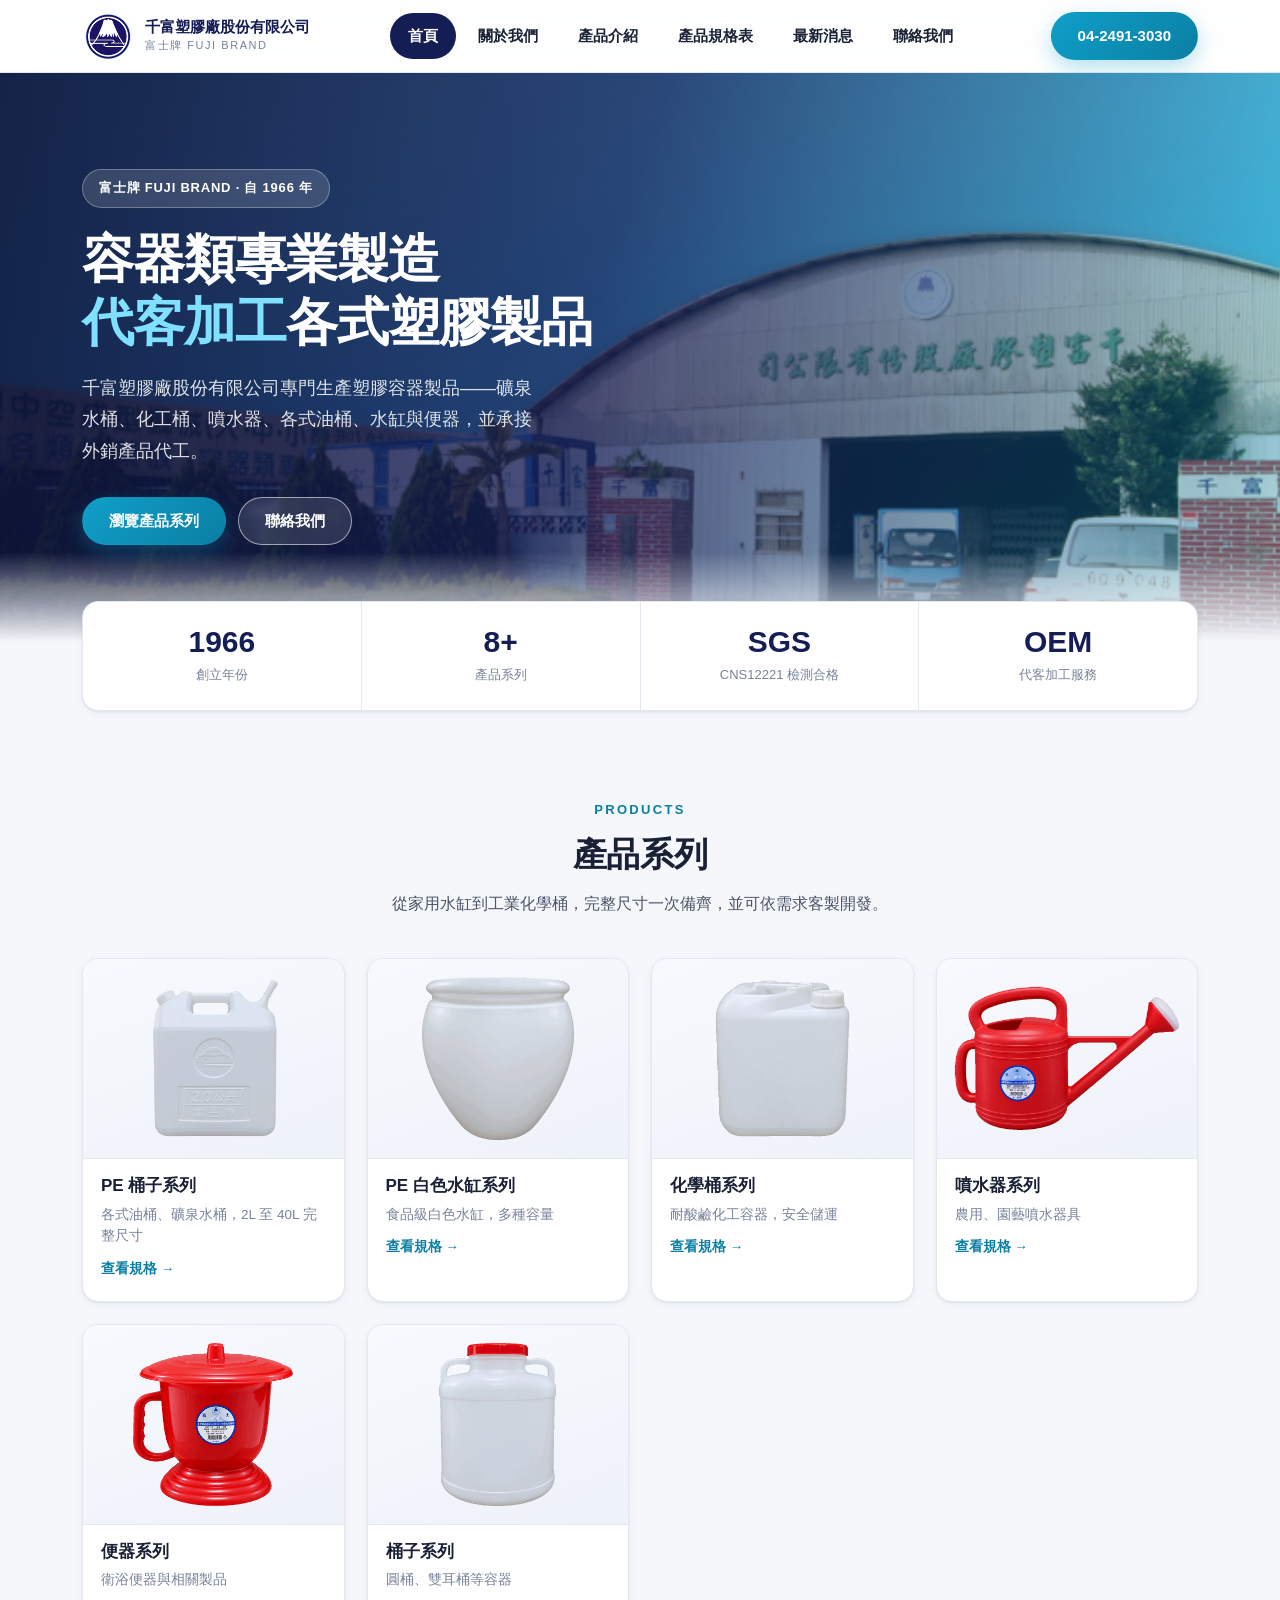
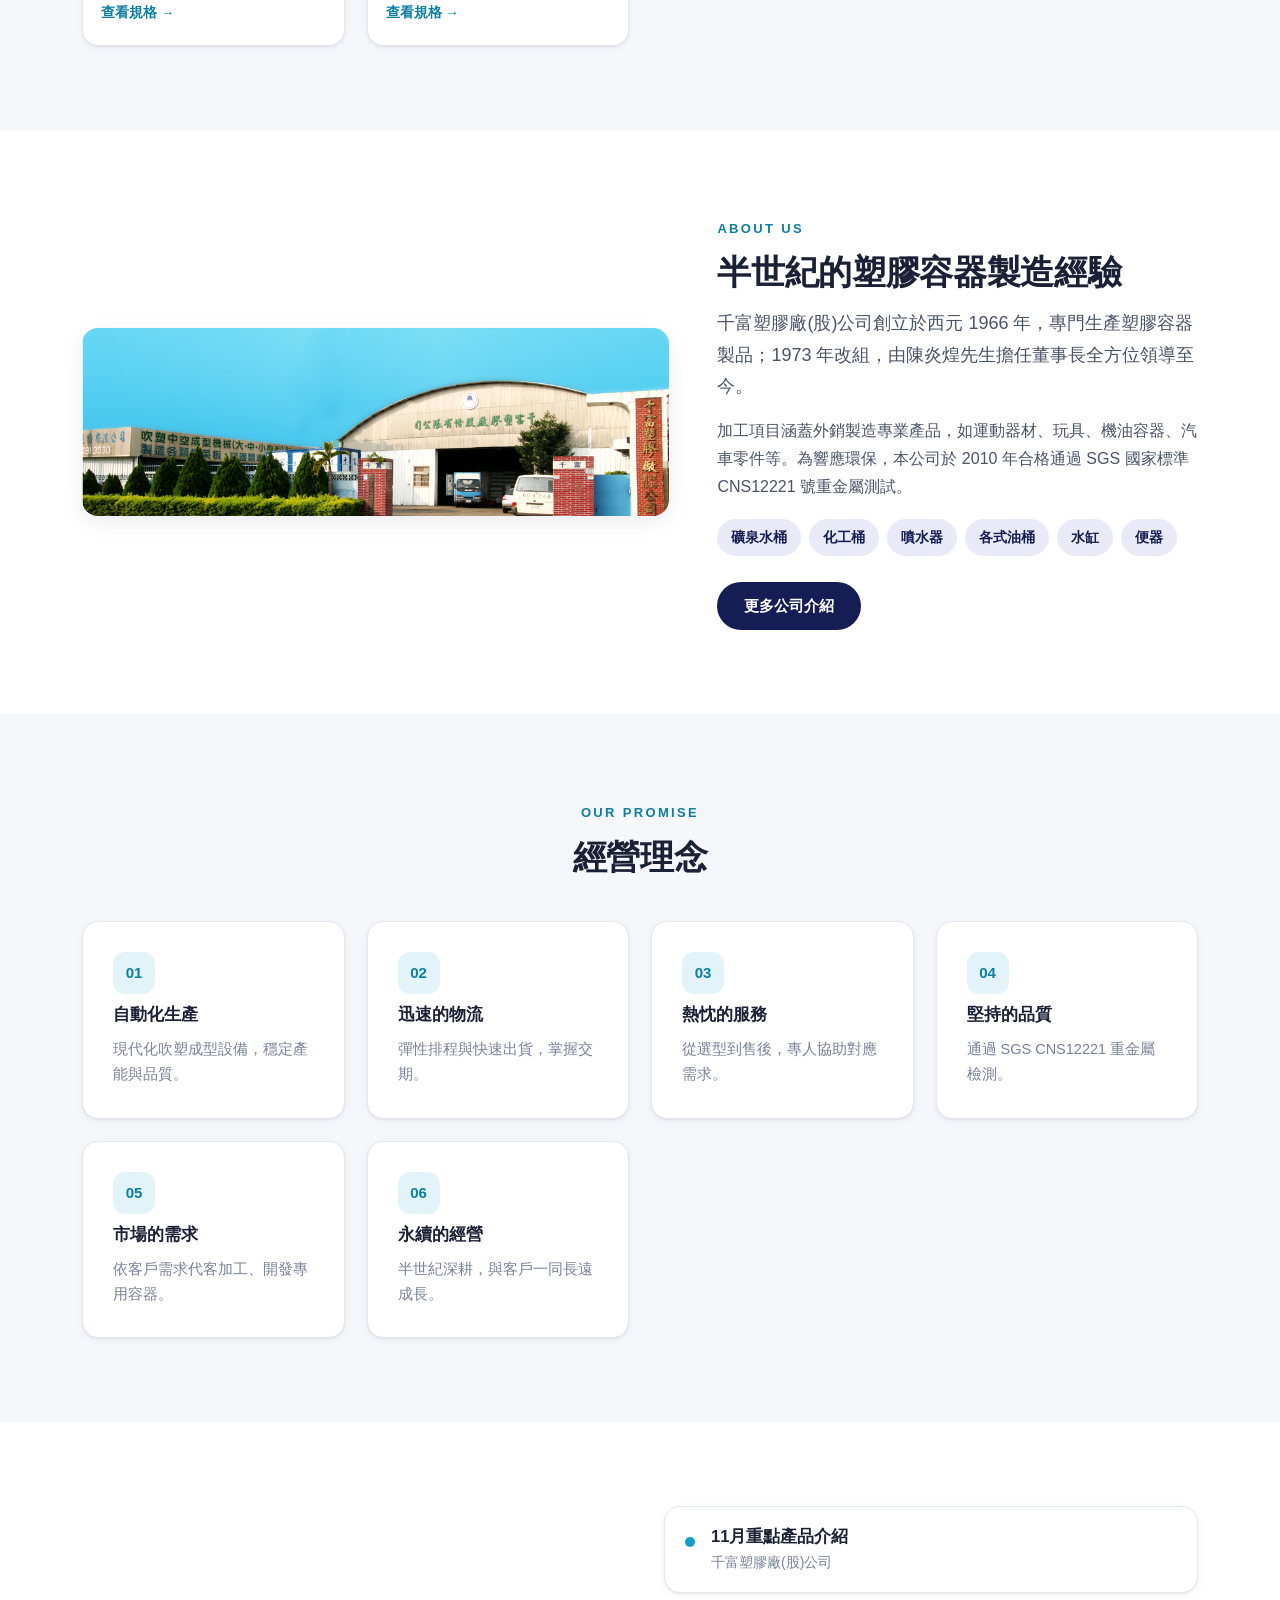
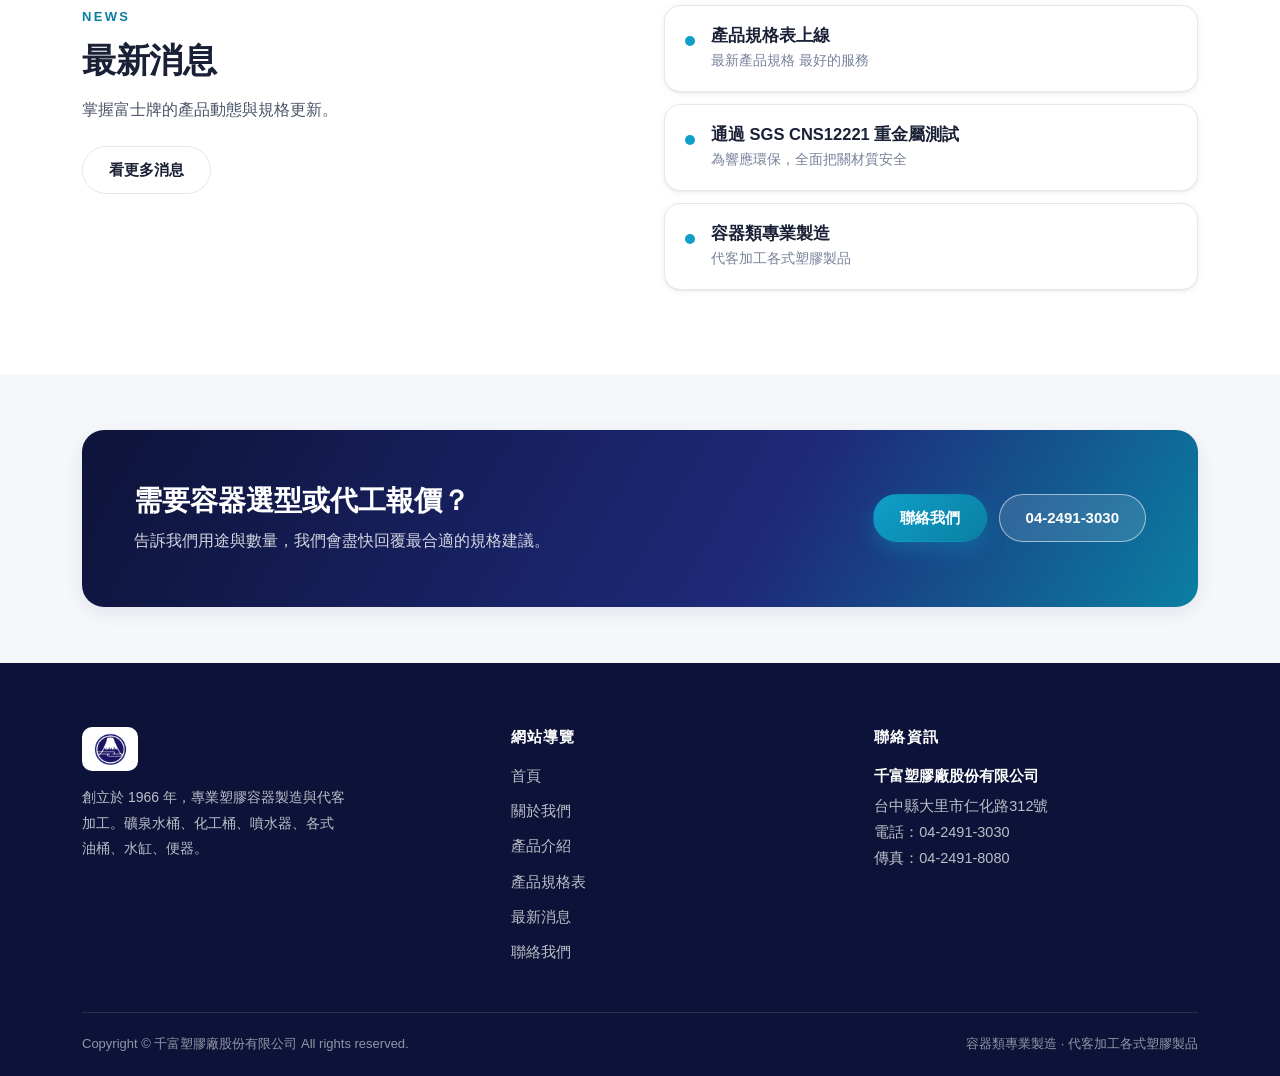
<file: index.html>
<!DOCTYPE html>
<html lang="zh-Hant">
<head>
<meta charset="utf-8">
<meta name="viewport" content="width=device-width, initial-scale=1">
<meta name="theme-color" content="#151d55">
<title>富士牌 FUJI BRAND 容器類專業製造 代客加工各式塑膠製品 | 千富塑膠廠股份有限公司</title>
<meta name="description" content="千富塑膠廠(股)公司創立於西元1966年，專門生產塑膠容器製品，礦泉水桶、化工桶、噴水器、各式油桶、水缸、便器。加工：外銷製造專業產品如運動器材、玩具、機油容器、汽車零件等。為響應環保，於2010年合格通過SGS國家標準CNS12221號重金屬測試。">
<meta name="keywords" content="PE桶子, 桶子, 噴水器, 便器, PE白色水缸, 化工桶, 箱子, 塑膠容器, 容器類專業製造, 代客加工各式塑膠製品, 千富塑膠廠, 富士牌, FUJI BRAND">
<meta name="author" content="千富塑膠廠股份有限公司">
<meta name="robots" content="index,follow">
<meta property="og:type" content="website">
<meta property="og:title" content="富士牌 FUJI BRAND 容器類專業製造 代客加工各式塑膠製品 | 千富塑膠廠股份有限公司">
<meta property="og:description" content="千富塑膠廠(股)公司創立於西元1966年，專門生產塑膠容器製品，礦泉水桶、化工桶、噴水器、各式油桶、水缸、便器。加工：外銷製造專業產品如運動器材、玩具、機油容器、汽車零件等。為響應環保，於2010年合格通過SGS國家標準CNS12221號重金屬測試。">
<meta property="og:url" content="https://www.fujibrand.com.tw/">
<meta property="og:image" content="https://www.fujibrand.com.tw/images/main-banner-big.jpg">
<meta property="og:locale" content="zh_TW">
<link rel="canonical" href="https://www.fujibrand.com.tw/">
<link rel="icon" href="images/fuji-logo.png" type="image/png">
<link rel="stylesheet" href="assets/site.css">
<script>document.documentElement.className += " js";</script>
</head>
<body>
<a class="skip-link" href="#main">跳至主要內容</a>
<header class="site-header">
  <div class="container header-inner">
    <a class="brand" href="index.html" aria-label="千富塑膠廠股份有限公司 首頁">
      <img src="images/fuji-logo.png" width="100" height="90" alt="富士牌 FUJI BRAND">
      <span class="brand-text">
        <strong>千富塑膠廠股份有限公司</strong>
        <span>富士牌 FUJI BRAND</span>
      </span>
    </a>
    <button class="nav-toggle" type="button" aria-expanded="false" aria-controls="site-nav" aria-label="開啟選單">
      <span></span><span></span><span></span>
    </button>
    <nav class="site-nav" id="site-nav" aria-label="主選單">
      <ul>
          <li><a href="index.html" aria-current="page">首頁</a></li>
          <li><a href="about-us.html">關於我們</a></li>
          <li><a href="products.html">產品介紹</a></li>
          <li><a href="spec.html">產品規格表</a></li>
          <li><a href="latest.html">最新消息</a></li>
          <li><a href="contact-us.html">聯絡我們</a></li>
      </ul>
    </nav>
    <a class="btn btn--primary header-cta" href="tel:+886424913030">04-2491-3030</a>
  </div>
</header>
<main id="main">
<section class="hero">
  <div class="container">
    <div class="hero-inner">
      <span class="badge">富士牌 FUJI BRAND · 自 1966 年</span>
      <h1>容器類專業製造<br><em>代客加工</em>各式塑膠製品</h1>
      <p>千富塑膠廠股份有限公司專門生產塑膠容器製品——礦泉水桶、化工桶、噴水器、各式油桶、水缸與便器，並承接外銷產品代工。</p>
      <div class="btn-row">
        <a class="btn btn--primary" href="products.html">瀏覽產品系列</a>
        <a class="btn btn--ghost" href="contact-us.html">聯絡我們</a>
      </div>
    </div>
  </div>
</section>

<div class="container">
  <div class="stats">
    <div><strong>1966</strong><span>創立年份</span></div>
    <div><strong>8+</strong><span>產品系列</span></div>
    <div><strong>SGS</strong><span>CNS12221 檢測合格</span></div>
    <div><strong>OEM</strong><span>代客加工服務</span></div>
  </div>
</div>

<section class="section">
  <div class="container">
    <div class="section-head center reveal">
      <span class="eyebrow">Products</span>
      <h2 class="section-title">產品系列</h2>
      <p>從家用水缸到工業化學桶，完整尺寸一次備齊，並可依需求客製開發。</p>
    </div>
    <div class="grid grid--4 reveal">
      <a class="tile" href="products.html">
        <div class="tile-media"><img src="images/products/oil-bucket.png" alt="PE 桶子系列" loading="lazy"></div>
        <div class="tile-body">
          <h3>PE 桶子系列</h3>
          <p>各式油桶、礦泉水桶，2L 至 40L 完整尺寸</p>
          <span class="tile-more">查看規格 →</span>
        </div>
      </a>
      <a class="tile" href="products-3.html">
        <div class="tile-media"><img src="images/products/water-vat.png" alt="PE 白色水缸系列" loading="lazy"></div>
        <div class="tile-body">
          <h3>PE 白色水缸系列</h3>
          <p>食品級白色水缸，多種容量</p>
          <span class="tile-more">查看規格 →</span>
        </div>
      </a>
      <a class="tile" href="products-4.html">
        <div class="tile-media"><img src="images/products/chemical-bucket.png" alt="化學桶系列" loading="lazy"></div>
        <div class="tile-body">
          <h3>化學桶系列</h3>
          <p>耐酸鹼化工容器，安全儲運</p>
          <span class="tile-more">查看規格 →</span>
        </div>
      </a>
      <a class="tile" href="products-6.html">
        <div class="tile-media"><img src="images/products/sprinkler.png" alt="噴水器系列" loading="lazy"></div>
        <div class="tile-body">
          <h3>噴水器系列</h3>
          <p>農用、園藝噴水器具</p>
          <span class="tile-more">查看規格 →</span>
        </div>
      </a>
      <a class="tile" href="products-7.html">
        <div class="tile-media"><img src="images/products/toilet-bowl.png" alt="便器系列" loading="lazy"></div>
        <div class="tile-body">
          <h3>便器系列</h3>
          <p>衛浴便器與相關製品</p>
          <span class="tile-more">查看規格 →</span>
        </div>
      </a>
      <a class="tile" href="products-8.html">
        <div class="tile-media"><img src="images/products/drum.png" alt="桶子系列" loading="lazy"></div>
        <div class="tile-body">
          <h3>桶子系列</h3>
          <p>圓桶、雙耳桶等容器</p>
          <span class="tile-more">查看規格 →</span>
        </div>
      </a>
    </div>
  </div>
</section>

<section class="section section--alt">
  <div class="container">
    <div class="split split--wide">
      <div class="split-media reveal">
        <img src="images/main-banner-big.jpg" alt="千富塑膠廠廠房外觀" loading="lazy">
      </div>
      <div class="reveal">
        <span class="eyebrow">About us</span>
        <h2 class="section-title">半世紀的塑膠容器製造經驗</h2>
        <p class="lead">千富塑膠廠(股)公司創立於西元 1966 年，專門生產塑膠容器製品；1973 年改組，由陳炎煌先生擔任董事長全方位領導至今。</p>
        <p>加工項目涵蓋外銷製造專業產品，如運動器材、玩具、機油容器、汽車零件等。為響應環保，本公司於 2010 年合格通過 SGS 國家標準 CNS12221 號重金屬測試。</p>
        <div class="chip-list">
          <span class="chip">礦泉水桶</span><span class="chip">化工桶</span><span class="chip">噴水器</span>
          <span class="chip">各式油桶</span><span class="chip">水缸</span><span class="chip">便器</span>
        </div>
        <div class="btn-row" style="margin-top:26px">
          <a class="btn btn--navy" href="about-us.html">更多公司介紹</a>
        </div>
      </div>
    </div>
  </div>
</section>

<section class="section">
  <div class="container">
    <div class="section-head center reveal">
      <span class="eyebrow">Our promise</span>
      <h2 class="section-title">經營理念</h2>
    </div>
    <div class="grid grid--3">
      <div class="card feature reveal">
        <span class="num">01</span>
        <h3>自動化生產</h3>
        <p>現代化吹塑成型設備，穩定產能與品質。</p>
      </div>
      <div class="card feature reveal">
        <span class="num">02</span>
        <h3>迅速的物流</h3>
        <p>彈性排程與快速出貨，掌握交期。</p>
      </div>
      <div class="card feature reveal">
        <span class="num">03</span>
        <h3>熱忱的服務</h3>
        <p>從選型到售後，專人協助對應需求。</p>
      </div>
      <div class="card feature reveal">
        <span class="num">04</span>
        <h3>堅持的品質</h3>
        <p>通過 SGS CNS12221 重金屬檢測。</p>
      </div>
      <div class="card feature reveal">
        <span class="num">05</span>
        <h3>市場的需求</h3>
        <p>依客戶需求代客加工、開發專用容器。</p>
      </div>
      <div class="card feature reveal">
        <span class="num">06</span>
        <h3>永續的經營</h3>
        <p>半世紀深耕，與客戶一同長遠成長。</p>
      </div>
    </div>
  </div>
</section>

<section class="section section--alt">
  <div class="container">
    <div class="split">
      <div class="reveal">
        <span class="eyebrow">News</span>
        <h2 class="section-title">最新消息</h2>
        <p>掌握富士牌的產品動態與規格更新。</p>
        <div class="btn-row" style="margin-top:22px">
          <a class="btn btn--outline" href="latest.html">看更多消息</a>
        </div>
      </div>
      <div class="news reveal">
      <a class="news-item" href="products.html">
        <span class="dot" aria-hidden="true"></span>
        <span>
          <h3>11月重點產品介紹</h3>
          <p>千富塑膠廠(股)公司</p>
        </span>
      </a>
      <a class="news-item" href="spec.html">
        <span class="dot" aria-hidden="true"></span>
        <span>
          <h3>產品規格表上線</h3>
          <p>最新產品規格 最好的服務</p>
        </span>
      </a>
      <a class="news-item" href="about-us.html">
        <span class="dot" aria-hidden="true"></span>
        <span>
          <h3>通過 SGS CNS12221 重金屬測試</h3>
          <p>為響應環保，全面把關材質安全</p>
        </span>
      </a>
      <a class="news-item" href="about-us.html">
        <span class="dot" aria-hidden="true"></span>
        <span>
          <h3>容器類專業製造</h3>
          <p>代客加工各式塑膠製品</p>
        </span>
      </a>
      </div>
    </div>
  </div>
</section>

<section class="section section--tight">
  <div class="container">
    <div class="cta-band reveal">
      <div>
        <h2>需要容器選型或代工報價？</h2>
        <p>告訴我們用途與數量，我們會盡快回覆最合適的規格建議。</p>
      </div>
      <div class="btn-row">
        <a class="btn btn--primary" href="contact-us.html">聯絡我們</a>
        <a class="btn btn--ghost" href="tel:+886424913030">04-2491-3030</a>
      </div>
    </div>
  </div>
</section>
</main>
<footer class="site-footer">
  <div class="container">
    <div class="footer-grid">
      <div class="footer-brand">
        <img src="images/fuji-logo.png" width="100" height="90" alt="富士牌 FUJI BRAND">
        <p>創立於 1966 年，專業塑膠容器製造與代客加工。礦泉水桶、化工桶、噴水器、各式油桶、水缸、便器。</p>
      </div>
      <div>
        <h3>網站導覽</h3>
        <ul class="footer-links">
          <li><a href="index.html">首頁</a></li>
          <li><a href="about-us.html">關於我們</a></li>
          <li><a href="products.html">產品介紹</a></li>
          <li><a href="spec.html">產品規格表</a></li>
          <li><a href="latest.html">最新消息</a></li>
          <li><a href="contact-us.html">聯絡我們</a></li>
        </ul>
      </div>
      <div>
        <h3>聯絡資訊</h3>
        <div class="footer-office">
          <strong>千富塑膠廠股份有限公司</strong>
          <p>台中縣大里市仁化路312號<br>
            電話：<a href="tel:+886424913030">04-2491-3030</a><br>
            傳真：04-2491-8080</p>
        </div>
      </div>
    </div>
    <div class="footer-bottom">
      <span>Copyright &copy; 千富塑膠廠股份有限公司 All rights reserved.</span>
      <span>容器類專業製造 · 代客加工各式塑膠製品</span>
    </div>
  </div>
</footer>
<button class="to-top" type="button" aria-label="回到頁首">↑</button>
<script src="assets/site.js" defer></script>
</body>
</html>
</file>
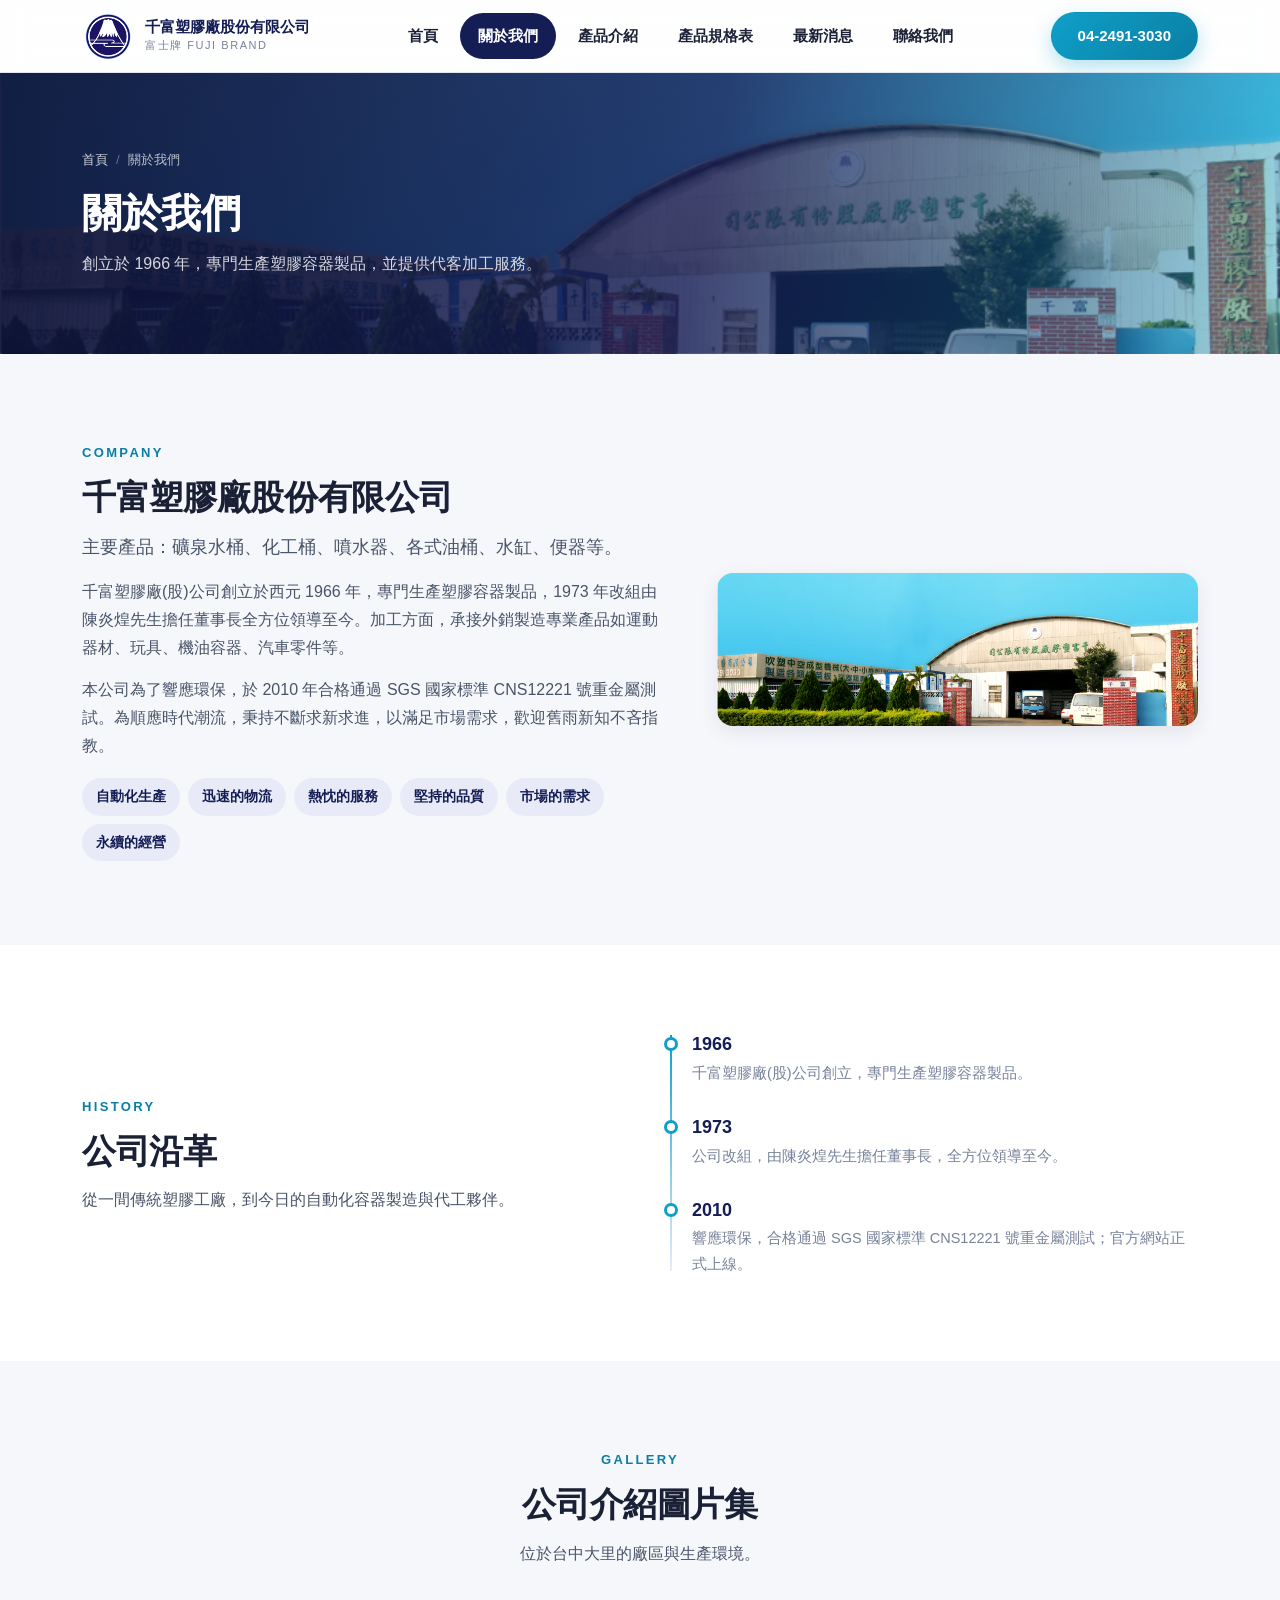
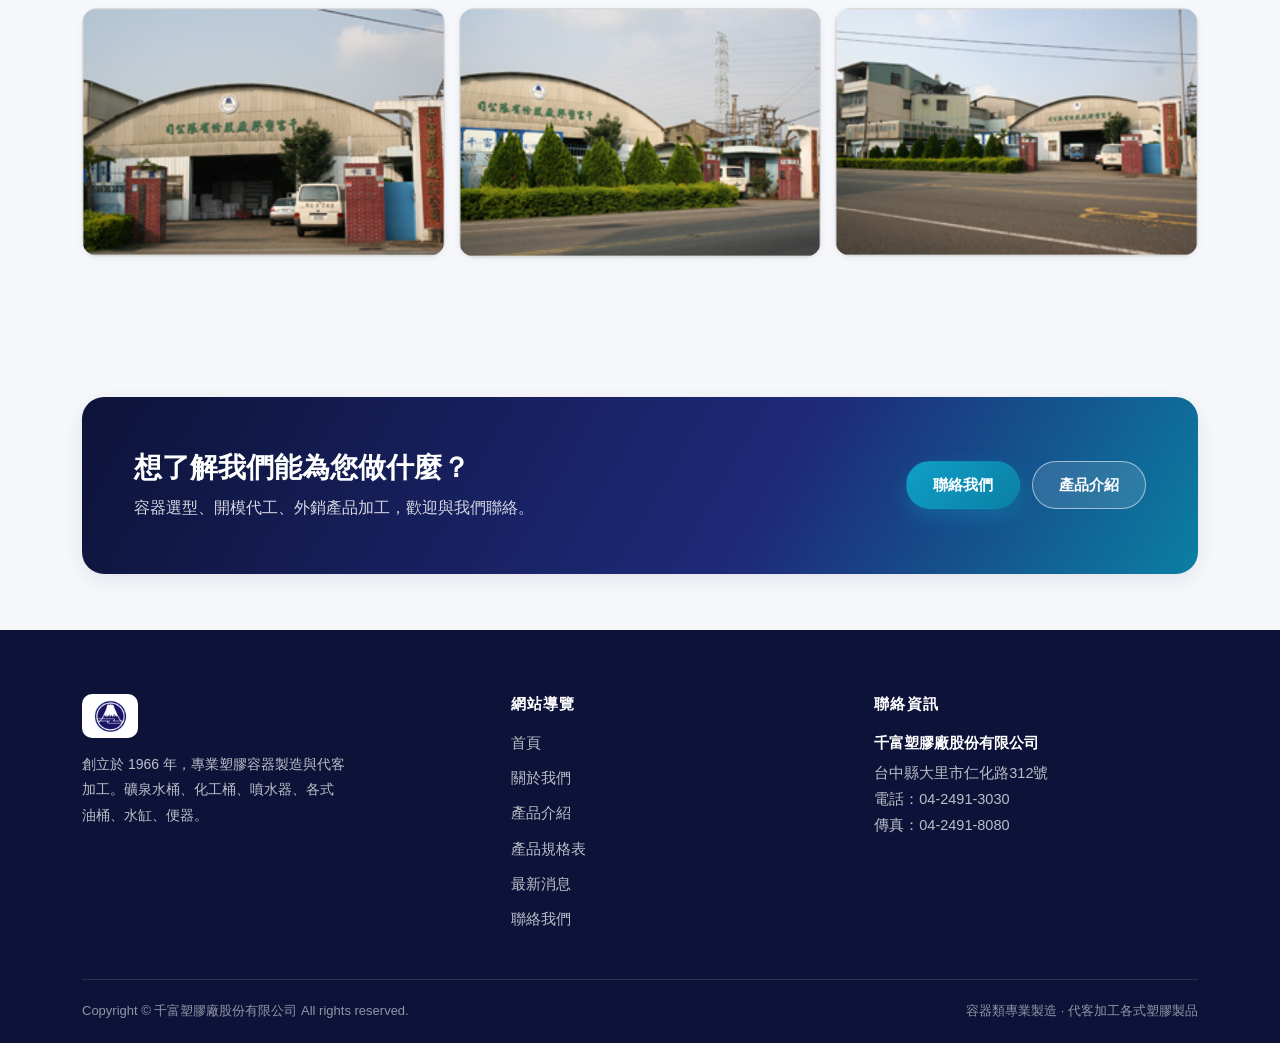
<file: about-us.html>
<!DOCTYPE html>
<html lang="zh-Hant">
<head>
<meta charset="utf-8">
<meta name="viewport" content="width=device-width, initial-scale=1">
<meta name="theme-color" content="#151d55">
<title>關於我們 | 千富塑膠廠股份有限公司 富士牌 FUJI BRAND</title>
<meta name="description" content="千富塑膠廠(股)公司創立於西元1966年，專門生產塑膠容器製品，礦泉水桶、化工桶、噴水器、各式油桶、水缸、便器。加工：外銷製造專業產品如運動器材、玩具、機油容器、汽車零件等。為響應環保，於2010年合格通過SGS國家標準CNS12221號重金屬測試。">
<meta name="keywords" content="PE桶子, 桶子, 噴水器, 便器, PE白色水缸, 化工桶, 箱子, 塑膠容器, 容器類專業製造, 代客加工各式塑膠製品, 千富塑膠廠, 富士牌, FUJI BRAND">
<meta name="author" content="千富塑膠廠股份有限公司">
<meta name="robots" content="index,follow">
<meta property="og:type" content="website">
<meta property="og:title" content="關於我們 | 千富塑膠廠股份有限公司 富士牌 FUJI BRAND">
<meta property="og:description" content="千富塑膠廠(股)公司創立於西元1966年，專門生產塑膠容器製品，礦泉水桶、化工桶、噴水器、各式油桶、水缸、便器。加工：外銷製造專業產品如運動器材、玩具、機油容器、汽車零件等。為響應環保，於2010年合格通過SGS國家標準CNS12221號重金屬測試。">
<meta property="og:url" content="https://www.fujibrand.com.tw/about-us.html">
<meta property="og:image" content="https://www.fujibrand.com.tw/images/main-banner-big.jpg">
<meta property="og:locale" content="zh_TW">
<link rel="canonical" href="https://www.fujibrand.com.tw/about-us.html">
<link rel="icon" href="images/fuji-logo.png" type="image/png">
<link rel="stylesheet" href="assets/site.css">
<script>document.documentElement.className += " js";</script>
</head>
<body>
<a class="skip-link" href="#main">跳至主要內容</a>
<header class="site-header">
  <div class="container header-inner">
    <a class="brand" href="index.html" aria-label="千富塑膠廠股份有限公司 首頁">
      <img src="images/fuji-logo.png" width="100" height="90" alt="富士牌 FUJI BRAND">
      <span class="brand-text">
        <strong>千富塑膠廠股份有限公司</strong>
        <span>富士牌 FUJI BRAND</span>
      </span>
    </a>
    <button class="nav-toggle" type="button" aria-expanded="false" aria-controls="site-nav" aria-label="開啟選單">
      <span></span><span></span><span></span>
    </button>
    <nav class="site-nav" id="site-nav" aria-label="主選單">
      <ul>
          <li><a href="index.html">首頁</a></li>
          <li><a href="about-us.html" aria-current="page">關於我們</a></li>
          <li><a href="products.html">產品介紹</a></li>
          <li><a href="spec.html">產品規格表</a></li>
          <li><a href="latest.html">最新消息</a></li>
          <li><a href="contact-us.html">聯絡我們</a></li>
      </ul>
    </nav>
    <a class="btn btn--primary header-cta" href="tel:+886424913030">04-2491-3030</a>
  </div>
</header>
<main id="main">
<section class="page-hero">
  <div class="container">
    <ul class="breadcrumb">
        <li><a href="index.html">首頁</a></li>
        <li>關於我們</li>
    </ul>
    <h1>關於我們</h1>
    <p>創立於 1966 年，專門生產塑膠容器製品，並提供代客加工服務。</p>
  </div>
</section>

<section class="section">
  <div class="container">
    <div class="split split--wide">
      <div class="reveal">
        <span class="eyebrow">Company</span>
        <h2 class="section-title">千富塑膠廠股份有限公司</h2>
        <p class="lead">主要產品：礦泉水桶、化工桶、噴水器、各式油桶、水缸、便器等。</p>
        <p>千富塑膠廠(股)公司創立於西元 1966 年，專門生產塑膠容器製品，1973 年改組由陳炎煌先生擔任董事長全方位領導至今。加工方面，承接外銷製造專業產品如運動器材、玩具、機油容器、汽車零件等。</p>
        <p>本公司為了響應環保，於 2010 年合格通過 SGS 國家標準 CNS12221 號重金屬測試。為順應時代潮流，秉持不斷求新求進，以滿足市場需求，歡迎舊雨新知不吝指教。</p>
        <div class="chip-list"><span class="chip">自動化生產</span><span class="chip">迅速的物流</span><span class="chip">熱忱的服務</span><span class="chip">堅持的品質</span><span class="chip">市場的需求</span><span class="chip">永續的經營</span></div>
      </div>
      <div class="split-media reveal">
        <img src="images/main-banner-big.jpg" alt="千富塑膠廠廠房" loading="lazy">
      </div>
    </div>
  </div>
</section>

<section class="section section--alt">
  <div class="container">
    <div class="split">
      <div class="reveal">
        <span class="eyebrow">History</span>
        <h2 class="section-title">公司沿革</h2>
        <p>從一間傳統塑膠工廠，到今日的自動化容器製造與代工夥伴。</p>
      </div>
      <ul class="timeline reveal">
        <li>
          <strong>1966</strong>
          <p>千富塑膠廠(股)公司創立，專門生產塑膠容器製品。</p>
        </li>
        <li>
          <strong>1973</strong>
          <p>公司改組，由陳炎煌先生擔任董事長，全方位領導至今。</p>
        </li>
        <li>
          <strong>2010</strong>
          <p>響應環保，合格通過 SGS 國家標準 CNS12221 號重金屬測試；官方網站正式上線。</p>
        </li>
      </ul>
    </div>
  </div>
</section>

<section class="section">
  <div class="container">
    <div class="section-head center reveal">
      <span class="eyebrow">Gallery</span>
      <h2 class="section-title">公司介紹圖片集</h2>
      <p>位於台中大里的廠區與生產環境。</p>
    </div>
    <div class="gallery reveal">
      <img src="images/new-001-1.jpg" alt="千富塑膠廠廠區實景 1" loading="lazy">
      <img src="images/new-001-2.jpg" alt="千富塑膠廠廠區實景 2" loading="lazy">
      <img src="images/new-001-3.jpg" alt="千富塑膠廠廠區實景 3" loading="lazy">
    </div>
  </div>
</section>

<section class="section section--tight">
  <div class="container">
    <div class="cta-band reveal">
      <div>
        <h2>想了解我們能為您做什麼？</h2>
        <p>容器選型、開模代工、外銷產品加工，歡迎與我們聯絡。</p>
      </div>
      <div class="btn-row">
        <a class="btn btn--primary" href="contact-us.html">聯絡我們</a>
        <a class="btn btn--ghost" href="products.html">產品介紹</a>
      </div>
    </div>
  </div>
</section>
</main>
<footer class="site-footer">
  <div class="container">
    <div class="footer-grid">
      <div class="footer-brand">
        <img src="images/fuji-logo.png" width="100" height="90" alt="富士牌 FUJI BRAND">
        <p>創立於 1966 年，專業塑膠容器製造與代客加工。礦泉水桶、化工桶、噴水器、各式油桶、水缸、便器。</p>
      </div>
      <div>
        <h3>網站導覽</h3>
        <ul class="footer-links">
          <li><a href="index.html">首頁</a></li>
          <li><a href="about-us.html">關於我們</a></li>
          <li><a href="products.html">產品介紹</a></li>
          <li><a href="spec.html">產品規格表</a></li>
          <li><a href="latest.html">最新消息</a></li>
          <li><a href="contact-us.html">聯絡我們</a></li>
        </ul>
      </div>
      <div>
        <h3>聯絡資訊</h3>
        <div class="footer-office">
          <strong>千富塑膠廠股份有限公司</strong>
          <p>台中縣大里市仁化路312號<br>
            電話：<a href="tel:+886424913030">04-2491-3030</a><br>
            傳真：04-2491-8080</p>
        </div>
      </div>
    </div>
    <div class="footer-bottom">
      <span>Copyright &copy; 千富塑膠廠股份有限公司 All rights reserved.</span>
      <span>容器類專業製造 · 代客加工各式塑膠製品</span>
    </div>
  </div>
</footer>
<button class="to-top" type="button" aria-label="回到頁首">↑</button>
<script src="assets/site.js" defer></script>
</body>
</html>
</file>
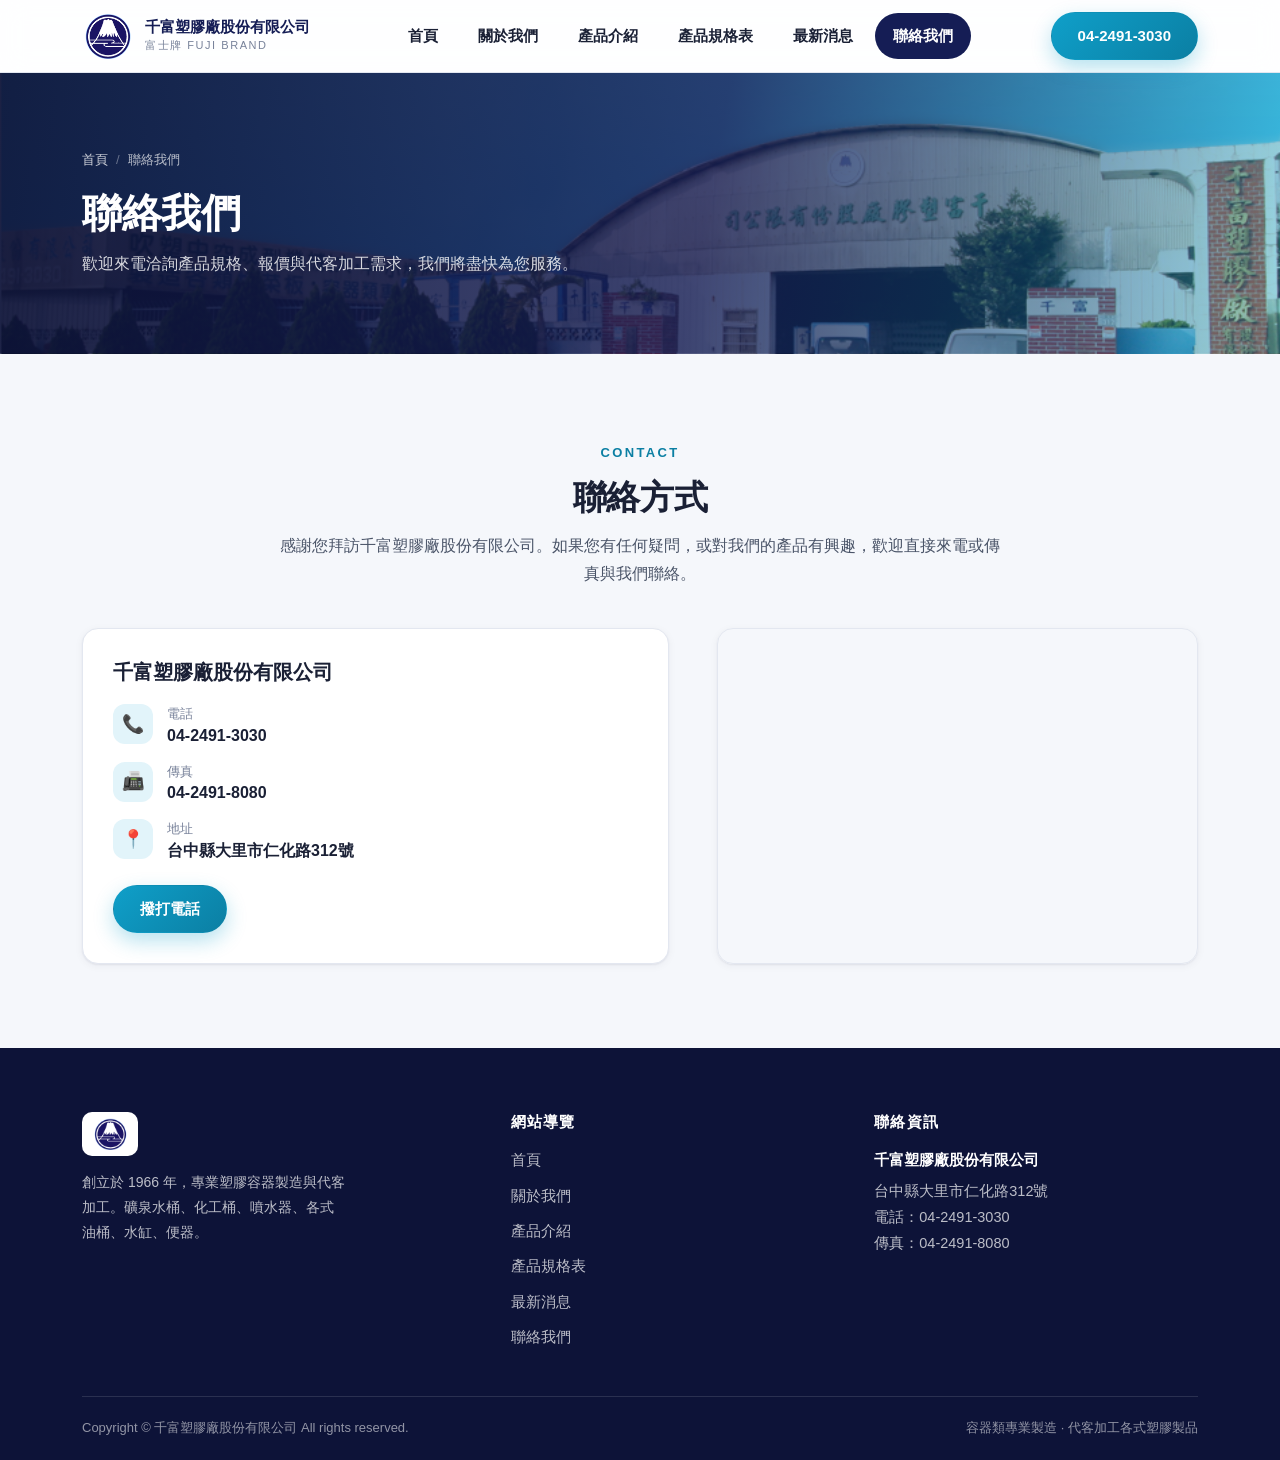
<file: contact-us.html>
<!DOCTYPE html>
<html lang="zh-Hant">
<head>
<meta charset="utf-8">
<meta name="viewport" content="width=device-width, initial-scale=1">
<meta name="theme-color" content="#151d55">
<title>聯絡我們 | 千富塑膠廠股份有限公司 富士牌 FUJI BRAND</title>
<meta name="description" content="千富塑膠廠(股)公司創立於西元1966年，專門生產塑膠容器製品，礦泉水桶、化工桶、噴水器、各式油桶、水缸、便器。加工：外銷製造專業產品如運動器材、玩具、機油容器、汽車零件等。為響應環保，於2010年合格通過SGS國家標準CNS12221號重金屬測試。">
<meta name="keywords" content="PE桶子, 桶子, 噴水器, 便器, PE白色水缸, 化工桶, 箱子, 塑膠容器, 容器類專業製造, 代客加工各式塑膠製品, 千富塑膠廠, 富士牌, FUJI BRAND">
<meta name="author" content="千富塑膠廠股份有限公司">
<meta name="robots" content="index,follow">
<meta property="og:type" content="website">
<meta property="og:title" content="聯絡我們 | 千富塑膠廠股份有限公司 富士牌 FUJI BRAND">
<meta property="og:description" content="千富塑膠廠(股)公司創立於西元1966年，專門生產塑膠容器製品，礦泉水桶、化工桶、噴水器、各式油桶、水缸、便器。加工：外銷製造專業產品如運動器材、玩具、機油容器、汽車零件等。為響應環保，於2010年合格通過SGS國家標準CNS12221號重金屬測試。">
<meta property="og:url" content="https://www.fujibrand.com.tw/contact-us.html">
<meta property="og:image" content="https://www.fujibrand.com.tw/images/main-banner-big.jpg">
<meta property="og:locale" content="zh_TW">
<link rel="canonical" href="https://www.fujibrand.com.tw/contact-us.html">
<link rel="icon" href="images/fuji-logo.png" type="image/png">
<link rel="stylesheet" href="assets/site.css">
<script>document.documentElement.className += " js";</script>
</head>
<body>
<a class="skip-link" href="#main">跳至主要內容</a>
<header class="site-header">
  <div class="container header-inner">
    <a class="brand" href="index.html" aria-label="千富塑膠廠股份有限公司 首頁">
      <img src="images/fuji-logo.png" width="100" height="90" alt="富士牌 FUJI BRAND">
      <span class="brand-text">
        <strong>千富塑膠廠股份有限公司</strong>
        <span>富士牌 FUJI BRAND</span>
      </span>
    </a>
    <button class="nav-toggle" type="button" aria-expanded="false" aria-controls="site-nav" aria-label="開啟選單">
      <span></span><span></span><span></span>
    </button>
    <nav class="site-nav" id="site-nav" aria-label="主選單">
      <ul>
          <li><a href="index.html">首頁</a></li>
          <li><a href="about-us.html">關於我們</a></li>
          <li><a href="products.html">產品介紹</a></li>
          <li><a href="spec.html">產品規格表</a></li>
          <li><a href="latest.html">最新消息</a></li>
          <li><a href="contact-us.html" aria-current="page">聯絡我們</a></li>
      </ul>
    </nav>
    <a class="btn btn--primary header-cta" href="tel:+886424913030">04-2491-3030</a>
  </div>
</header>
<main id="main">
<section class="page-hero">
  <div class="container">
    <ul class="breadcrumb">
        <li><a href="index.html">首頁</a></li>
        <li>聯絡我們</li>
    </ul>
    <h1>聯絡我們</h1>
    <p>歡迎來電洽詢產品規格、報價與代客加工需求，我們將盡快為您服務。</p>
  </div>
</section>

<section class="section">
  <div class="container">
    <div class="section-head center reveal">
      <span class="eyebrow">Contact</span>
      <h2 class="section-title">聯絡方式</h2>
      <p>感謝您拜訪千富塑膠廠股份有限公司。如果您有任何疑問，或對我們的產品有興趣，歡迎直接來電或傳真與我們聯絡。</p>
    </div>
    <div class="split split--wide split--stretch">
      <div class="card reveal">
        <h3 style="font-size:20px;margin-bottom:18px">千富塑膠廠股份有限公司</h3>
        <ul class="info-list">
          <li>
            <span class="ico" aria-hidden="true">📞</span>
            <span><span class="label">電話</span><a class="value" href="tel:+886424913030">04-2491-3030</a></span>
          </li>
          <li>
            <span class="ico" aria-hidden="true">📠</span>
            <span><span class="label">傳真</span><span class="value">04-2491-8080</span></span>
          </li>
          <li>
            <span class="ico" aria-hidden="true">📍</span>
            <span><span class="label">地址</span><span class="value">台中縣大里市仁化路312號</span></span>
          </li>
        </ul>
        <div class="btn-row" style="margin-top:22px">
          <a class="btn btn--primary" href="tel:+886424913030">撥打電話</a>
        </div>
      </div>
      <div class="map-embed reveal">
        <iframe title="千富塑膠廠 Google 地圖" src="https://maps.google.com/maps?hl=zh-TW&amp;q=%E5%8F%B0%E4%B8%AD%E5%B8%82%E5%A4%A7%E9%87%8C%E5%8D%80%E4%BB%81%E5%8C%96%E8%B7%AF312%E8%99%9F&amp;t=&amp;z=15&amp;ie=UTF8&amp;iwloc=B&amp;output=embed" loading="lazy" referrerpolicy="no-referrer-when-downgrade" allowfullscreen></iframe>
      </div>
    </div>
  </div>
</section>
</main>
<footer class="site-footer">
  <div class="container">
    <div class="footer-grid">
      <div class="footer-brand">
        <img src="images/fuji-logo.png" width="100" height="90" alt="富士牌 FUJI BRAND">
        <p>創立於 1966 年，專業塑膠容器製造與代客加工。礦泉水桶、化工桶、噴水器、各式油桶、水缸、便器。</p>
      </div>
      <div>
        <h3>網站導覽</h3>
        <ul class="footer-links">
          <li><a href="index.html">首頁</a></li>
          <li><a href="about-us.html">關於我們</a></li>
          <li><a href="products.html">產品介紹</a></li>
          <li><a href="spec.html">產品規格表</a></li>
          <li><a href="latest.html">最新消息</a></li>
          <li><a href="contact-us.html">聯絡我們</a></li>
        </ul>
      </div>
      <div>
        <h3>聯絡資訊</h3>
        <div class="footer-office">
          <strong>千富塑膠廠股份有限公司</strong>
          <p>台中縣大里市仁化路312號<br>
            電話：<a href="tel:+886424913030">04-2491-3030</a><br>
            傳真：04-2491-8080</p>
        </div>
      </div>
    </div>
    <div class="footer-bottom">
      <span>Copyright &copy; 千富塑膠廠股份有限公司 All rights reserved.</span>
      <span>容器類專業製造 · 代客加工各式塑膠製品</span>
    </div>
  </div>
</footer>
<button class="to-top" type="button" aria-label="回到頁首">↑</button>
<script src="assets/site.js" defer></script>
</body>
</html>
</file>
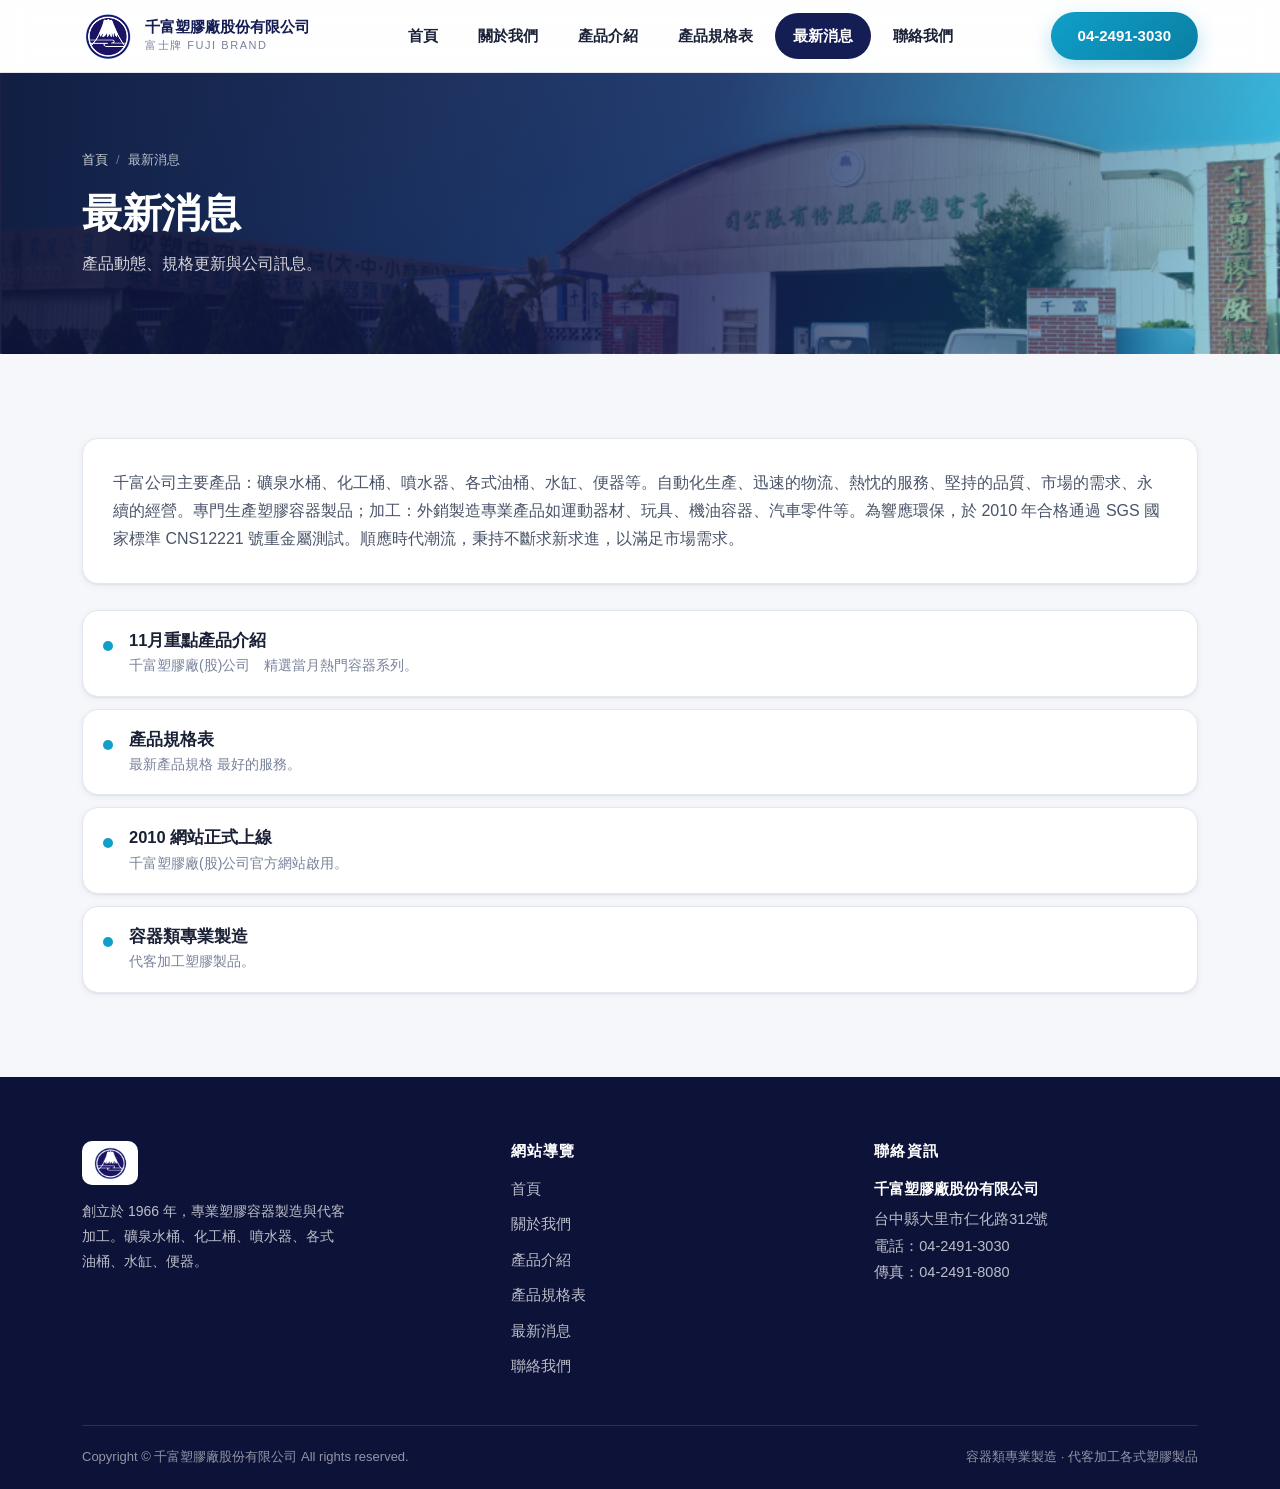
<file: latest.html>
<!DOCTYPE html>
<html lang="zh-Hant">
<head>
<meta charset="utf-8">
<meta name="viewport" content="width=device-width, initial-scale=1">
<meta name="theme-color" content="#151d55">
<title>最新消息 | 千富塑膠廠股份有限公司 富士牌 FUJI BRAND</title>
<meta name="description" content="千富塑膠廠(股)公司創立於西元1966年，專門生產塑膠容器製品，礦泉水桶、化工桶、噴水器、各式油桶、水缸、便器。加工：外銷製造專業產品如運動器材、玩具、機油容器、汽車零件等。為響應環保，於2010年合格通過SGS國家標準CNS12221號重金屬測試。">
<meta name="keywords" content="PE桶子, 桶子, 噴水器, 便器, PE白色水缸, 化工桶, 箱子, 塑膠容器, 容器類專業製造, 代客加工各式塑膠製品, 千富塑膠廠, 富士牌, FUJI BRAND">
<meta name="author" content="千富塑膠廠股份有限公司">
<meta name="robots" content="index,follow">
<meta property="og:type" content="website">
<meta property="og:title" content="最新消息 | 千富塑膠廠股份有限公司 富士牌 FUJI BRAND">
<meta property="og:description" content="千富塑膠廠(股)公司創立於西元1966年，專門生產塑膠容器製品，礦泉水桶、化工桶、噴水器、各式油桶、水缸、便器。加工：外銷製造專業產品如運動器材、玩具、機油容器、汽車零件等。為響應環保，於2010年合格通過SGS國家標準CNS12221號重金屬測試。">
<meta property="og:url" content="https://www.fujibrand.com.tw/latest.html">
<meta property="og:image" content="https://www.fujibrand.com.tw/images/main-banner-big.jpg">
<meta property="og:locale" content="zh_TW">
<link rel="canonical" href="https://www.fujibrand.com.tw/latest.html">
<link rel="icon" href="images/fuji-logo.png" type="image/png">
<link rel="stylesheet" href="assets/site.css">
<script>document.documentElement.className += " js";</script>
</head>
<body>
<a class="skip-link" href="#main">跳至主要內容</a>
<header class="site-header">
  <div class="container header-inner">
    <a class="brand" href="index.html" aria-label="千富塑膠廠股份有限公司 首頁">
      <img src="images/fuji-logo.png" width="100" height="90" alt="富士牌 FUJI BRAND">
      <span class="brand-text">
        <strong>千富塑膠廠股份有限公司</strong>
        <span>富士牌 FUJI BRAND</span>
      </span>
    </a>
    <button class="nav-toggle" type="button" aria-expanded="false" aria-controls="site-nav" aria-label="開啟選單">
      <span></span><span></span><span></span>
    </button>
    <nav class="site-nav" id="site-nav" aria-label="主選單">
      <ul>
          <li><a href="index.html">首頁</a></li>
          <li><a href="about-us.html">關於我們</a></li>
          <li><a href="products.html">產品介紹</a></li>
          <li><a href="spec.html">產品規格表</a></li>
          <li><a href="latest.html" aria-current="page">最新消息</a></li>
          <li><a href="contact-us.html">聯絡我們</a></li>
      </ul>
    </nav>
    <a class="btn btn--primary header-cta" href="tel:+886424913030">04-2491-3030</a>
  </div>
</header>
<main id="main">
<section class="page-hero">
  <div class="container">
    <ul class="breadcrumb">
        <li><a href="index.html">首頁</a></li>
        <li>最新消息</li>
    </ul>
    <h1>最新消息</h1>
    <p>產品動態、規格更新與公司訊息。</p>
  </div>
</section>

<section class="section">
  <div class="container">
    <div class="card reveal" style="margin-bottom:26px">
      <p>千富公司主要產品：礦泉水桶、化工桶、噴水器、各式油桶、水缸、便器等。自動化生產、迅速的物流、熱忱的服務、堅持的品質、市場的需求、永續的經營。專門生產塑膠容器製品；加工：外銷製造專業產品如運動器材、玩具、機油容器、汽車零件等。為響應環保，於 2010 年合格通過 SGS 國家標準 CNS12221 號重金屬測試。順應時代潮流，秉持不斷求新求進，以滿足市場需求。</p>
    </div>
    <div class="news reveal">
      <a class="news-item" href="products.html">
        <span class="dot" aria-hidden="true"></span>
        <span>
          <h3>11月重點產品介紹</h3>
          <p>千富塑膠廠(股)公司　精選當月熱門容器系列。</p>
        </span>
      </a>
      <a class="news-item" href="spec.html">
        <span class="dot" aria-hidden="true"></span>
        <span>
          <h3>產品規格表</h3>
          <p>最新產品規格 最好的服務。</p>
        </span>
      </a>
      <a class="news-item" href="index.html">
        <span class="dot" aria-hidden="true"></span>
        <span>
          <h3>2010 網站正式上線</h3>
          <p>千富塑膠廠(股)公司官方網站啟用。</p>
        </span>
      </a>
      <a class="news-item" href="about-us.html">
        <span class="dot" aria-hidden="true"></span>
        <span>
          <h3>容器類專業製造</h3>
          <p>代客加工塑膠製品。</p>
        </span>
      </a>
    </div>
  </div>
</section>
</main>
<footer class="site-footer">
  <div class="container">
    <div class="footer-grid">
      <div class="footer-brand">
        <img src="images/fuji-logo.png" width="100" height="90" alt="富士牌 FUJI BRAND">
        <p>創立於 1966 年，專業塑膠容器製造與代客加工。礦泉水桶、化工桶、噴水器、各式油桶、水缸、便器。</p>
      </div>
      <div>
        <h3>網站導覽</h3>
        <ul class="footer-links">
          <li><a href="index.html">首頁</a></li>
          <li><a href="about-us.html">關於我們</a></li>
          <li><a href="products.html">產品介紹</a></li>
          <li><a href="spec.html">產品規格表</a></li>
          <li><a href="latest.html">最新消息</a></li>
          <li><a href="contact-us.html">聯絡我們</a></li>
        </ul>
      </div>
      <div>
        <h3>聯絡資訊</h3>
        <div class="footer-office">
          <strong>千富塑膠廠股份有限公司</strong>
          <p>台中縣大里市仁化路312號<br>
            電話：<a href="tel:+886424913030">04-2491-3030</a><br>
            傳真：04-2491-8080</p>
        </div>
      </div>
    </div>
    <div class="footer-bottom">
      <span>Copyright &copy; 千富塑膠廠股份有限公司 All rights reserved.</span>
      <span>容器類專業製造 · 代客加工各式塑膠製品</span>
    </div>
  </div>
</footer>
<button class="to-top" type="button" aria-label="回到頁首">↑</button>
<script src="assets/site.js" defer></script>
</body>
</html>
</file>
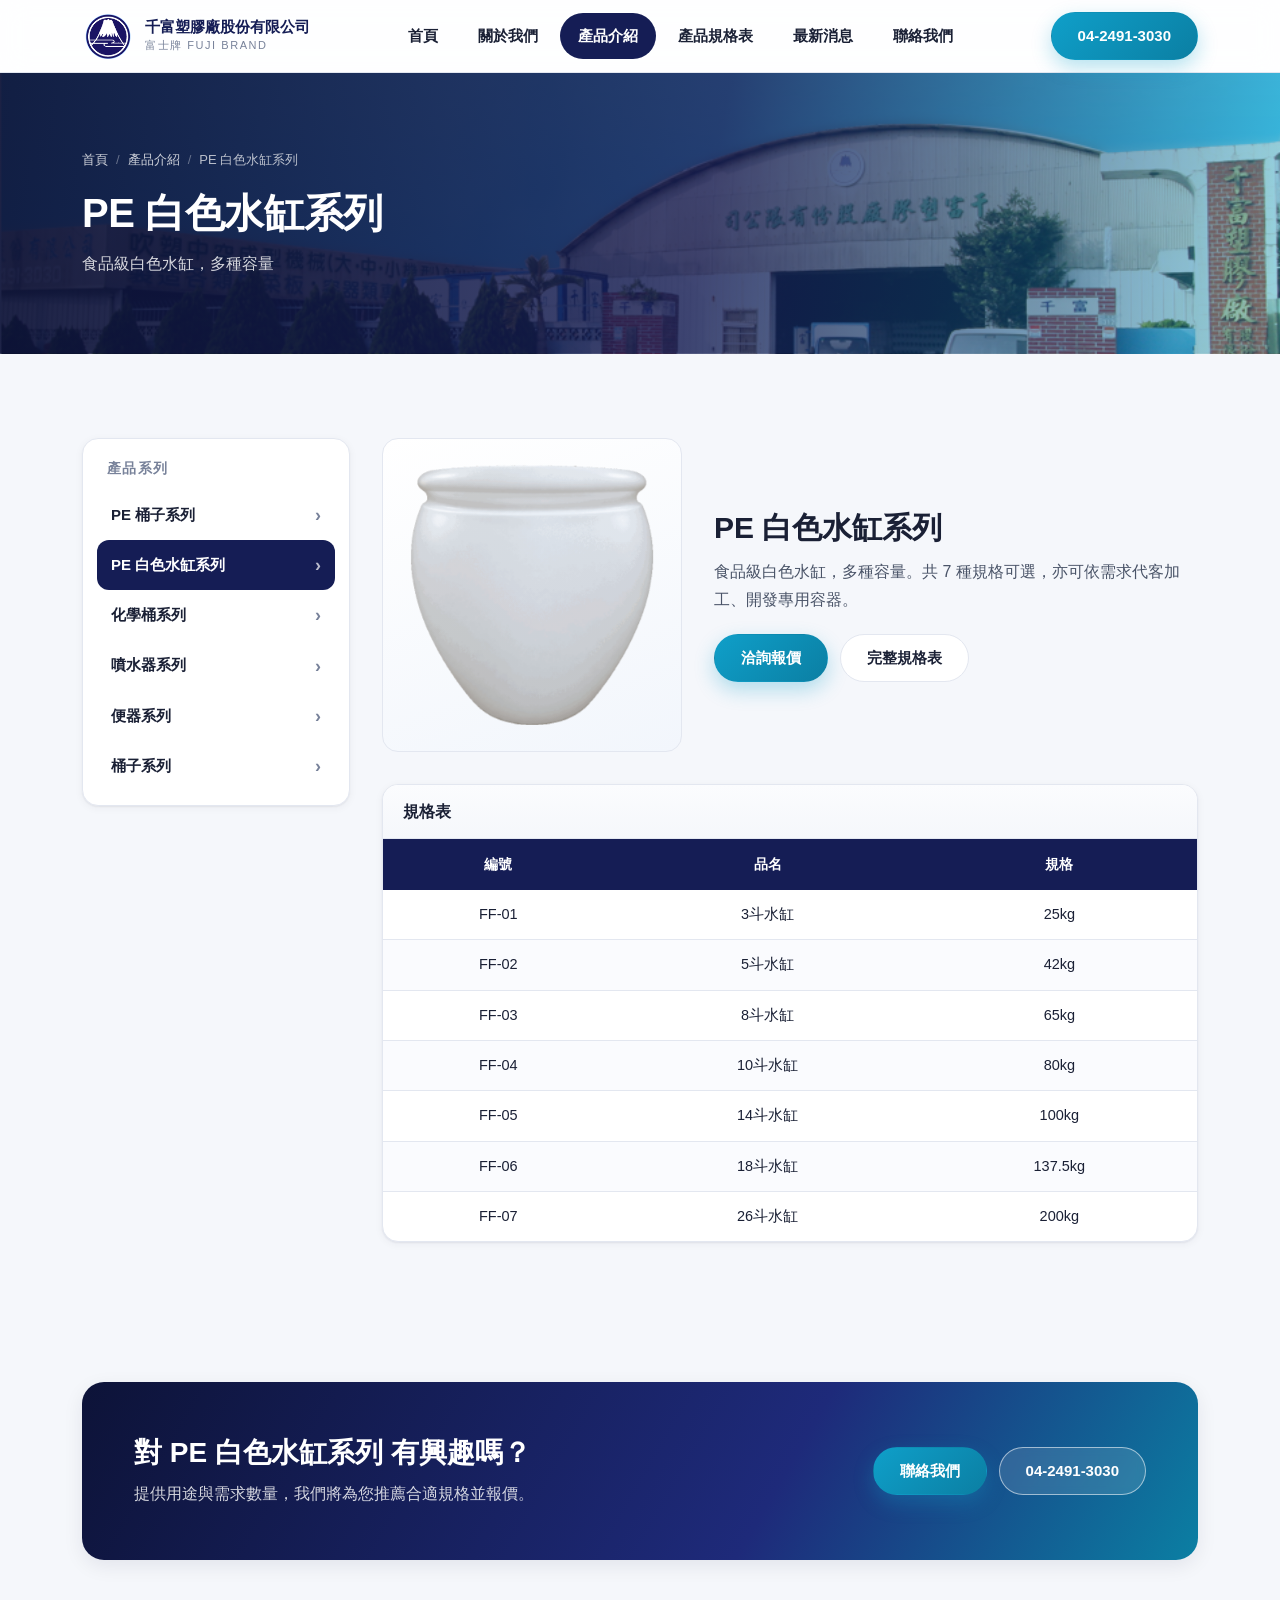
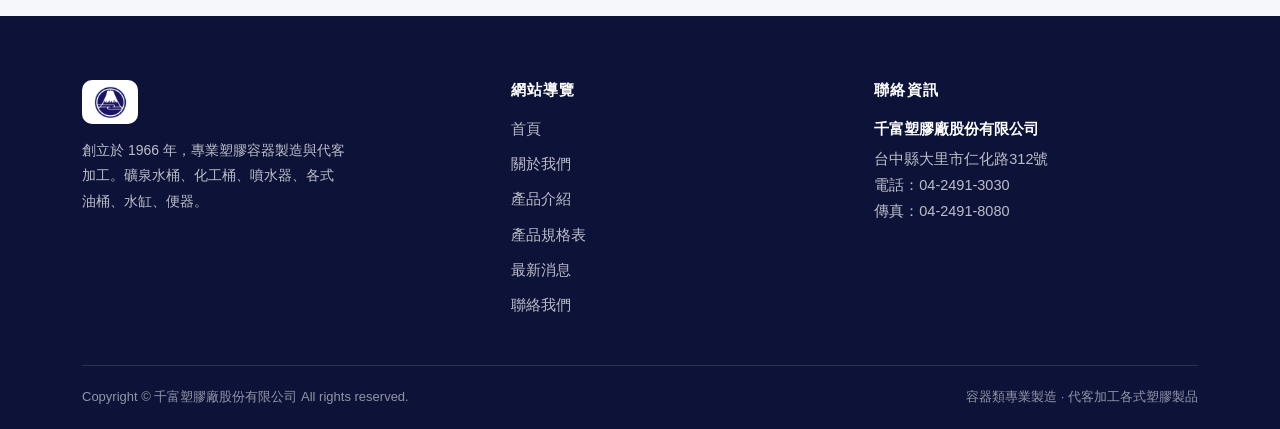
<file: products-3.html>
<!DOCTYPE html>
<html lang="zh-Hant">
<head>
<meta charset="utf-8">
<meta name="viewport" content="width=device-width, initial-scale=1">
<meta name="theme-color" content="#151d55">
<title>PE 白色水缸系列 | 產品介紹 | 千富塑膠廠股份有限公司 富士牌</title>
<meta name="description" content="PE 白色水缸系列－食品級白色水缸，多種容量。千富塑膠廠(股)公司創立於西元1966年，專門生產塑膠容器製品，礦泉水桶、化工桶、噴水器、各式油桶、水缸、便器。加工：外銷製造專業產品如運動器材、玩具、機油容器、汽車零件等。為響應環保，於2010年合格通過SGS國家標準CNS12221號重金屬測試。">
<meta name="keywords" content="PE桶子, 桶子, 噴水器, 便器, PE白色水缸, 化工桶, 箱子, 塑膠容器, 容器類專業製造, 代客加工各式塑膠製品, 千富塑膠廠, 富士牌, FUJI BRAND">
<meta name="author" content="千富塑膠廠股份有限公司">
<meta name="robots" content="index,follow">
<meta property="og:type" content="website">
<meta property="og:title" content="PE 白色水缸系列 | 產品介紹 | 千富塑膠廠股份有限公司 富士牌">
<meta property="og:description" content="PE 白色水缸系列－食品級白色水缸，多種容量。千富塑膠廠(股)公司創立於西元1966年，專門生產塑膠容器製品，礦泉水桶、化工桶、噴水器、各式油桶、水缸、便器。加工：外銷製造專業產品如運動器材、玩具、機油容器、汽車零件等。為響應環保，於2010年合格通過SGS國家標準CNS12221號重金屬測試。">
<meta property="og:url" content="https://www.fujibrand.com.tw/products-3.html">
<meta property="og:image" content="https://www.fujibrand.com.tw/images/main-banner-big.jpg">
<meta property="og:locale" content="zh_TW">
<link rel="canonical" href="https://www.fujibrand.com.tw/products-3.html">
<link rel="icon" href="images/fuji-logo.png" type="image/png">
<link rel="stylesheet" href="assets/site.css">
<script>document.documentElement.className += " js";</script>
</head>
<body>
<a class="skip-link" href="#main">跳至主要內容</a>
<header class="site-header">
  <div class="container header-inner">
    <a class="brand" href="index.html" aria-label="千富塑膠廠股份有限公司 首頁">
      <img src="images/fuji-logo.png" width="100" height="90" alt="富士牌 FUJI BRAND">
      <span class="brand-text">
        <strong>千富塑膠廠股份有限公司</strong>
        <span>富士牌 FUJI BRAND</span>
      </span>
    </a>
    <button class="nav-toggle" type="button" aria-expanded="false" aria-controls="site-nav" aria-label="開啟選單">
      <span></span><span></span><span></span>
    </button>
    <nav class="site-nav" id="site-nav" aria-label="主選單">
      <ul>
          <li><a href="index.html">首頁</a></li>
          <li><a href="about-us.html">關於我們</a></li>
          <li><a href="products.html" aria-current="page">產品介紹</a></li>
          <li><a href="spec.html">產品規格表</a></li>
          <li><a href="latest.html">最新消息</a></li>
          <li><a href="contact-us.html">聯絡我們</a></li>
      </ul>
    </nav>
    <a class="btn btn--primary header-cta" href="tel:+886424913030">04-2491-3030</a>
  </div>
</header>
<main id="main">
<section class="page-hero">
  <div class="container">
    <ul class="breadcrumb">
        <li><a href="index.html">首頁</a></li>
        <li><a href="products.html">產品介紹</a></li>
        <li>PE 白色水缸系列</li>
    </ul>
    <h1>PE 白色水缸系列</h1>
    <p>食品級白色水缸，多種容量</p>
  </div>
</section>

<section class="section">
  <div class="container">
    <div class="product-layout">
      <aside class="side-nav" aria-label="產品系列">
        <h2>產品系列</h2>
        <ul>
        <li><a href="products.html">PE 桶子系列</a></li>
        <li><a href="products-3.html" aria-current="page">PE 白色水缸系列</a></li>
        <li><a href="products-4.html">化學桶系列</a></li>
        <li><a href="products-6.html">噴水器系列</a></li>
        <li><a href="products-7.html">便器系列</a></li>
        <li><a href="products-8.html">桶子系列</a></li>
        </ul>
      </aside>
      <div>
        <div class="product-head reveal">
          <div class="product-photo">
            <img src="images/products/water-vat.png" alt="PE 白色水缸系列">
          </div>
          <div>
            <h2 class="product-title">PE 白色水缸系列</h2>
            <p>食品級白色水缸，多種容量。共 7 種規格可選，亦可依需求代客加工、開發專用容器。</p>
            <div class="btn-row" style="margin-top:20px">
              <a class="btn btn--primary" href="contact-us.html">洽詢報價</a>
              <a class="btn btn--outline" href="spec.html">完整規格表</a>
            </div>
          </div>
        </div>
        <p class="scroll-hint">← 表格可左右滑動查看完整欄位 →</p>
      <div class="table-card reveal">
        <h3>規格表</h3>
        <div class="table-scroll">
          <table>
            <thead>
            <tr>
              <th scope="col">編號</th>
              <th scope="col">品名</th>
              <th scope="col">規格</th>
            </tr>
            </thead>
            <tbody>
            <tr>
              <td>FF-01</td>
              <td>3斗水缸</td>
              <td>25kg</td>
            </tr>
            <tr>
              <td>FF-02</td>
              <td>5斗水缸</td>
              <td>42kg</td>
            </tr>
            <tr>
              <td>FF-03</td>
              <td>8斗水缸</td>
              <td>65kg</td>
            </tr>
            <tr>
              <td>FF-04</td>
              <td>10斗水缸</td>
              <td>80kg</td>
            </tr>
            <tr>
              <td>FF-05</td>
              <td>14斗水缸</td>
              <td>100kg</td>
            </tr>
            <tr>
              <td>FF-06</td>
              <td>18斗水缸</td>
              <td>137.5kg</td>
            </tr>
            <tr>
              <td>FF-07</td>
              <td>26斗水缸</td>
              <td>200kg</td>
            </tr>
            </tbody>
          </table>
        </div>
      </div>
      </div>
    </div>
  </div>
</section>

<section class="section section--tight">
  <div class="container">
    <div class="cta-band reveal">
      <div>
        <h2>對 PE 白色水缸系列 有興趣嗎？</h2>
        <p>提供用途與需求數量，我們將為您推薦合適規格並報價。</p>
      </div>
      <div class="btn-row">
        <a class="btn btn--primary" href="contact-us.html">聯絡我們</a>
        <a class="btn btn--ghost" href="tel:+886424913030">04-2491-3030</a>
      </div>
    </div>
  </div>
</section>
</main>
<footer class="site-footer">
  <div class="container">
    <div class="footer-grid">
      <div class="footer-brand">
        <img src="images/fuji-logo.png" width="100" height="90" alt="富士牌 FUJI BRAND">
        <p>創立於 1966 年，專業塑膠容器製造與代客加工。礦泉水桶、化工桶、噴水器、各式油桶、水缸、便器。</p>
      </div>
      <div>
        <h3>網站導覽</h3>
        <ul class="footer-links">
          <li><a href="index.html">首頁</a></li>
          <li><a href="about-us.html">關於我們</a></li>
          <li><a href="products.html">產品介紹</a></li>
          <li><a href="spec.html">產品規格表</a></li>
          <li><a href="latest.html">最新消息</a></li>
          <li><a href="contact-us.html">聯絡我們</a></li>
        </ul>
      </div>
      <div>
        <h3>聯絡資訊</h3>
        <div class="footer-office">
          <strong>千富塑膠廠股份有限公司</strong>
          <p>台中縣大里市仁化路312號<br>
            電話：<a href="tel:+886424913030">04-2491-3030</a><br>
            傳真：04-2491-8080</p>
        </div>
      </div>
    </div>
    <div class="footer-bottom">
      <span>Copyright &copy; 千富塑膠廠股份有限公司 All rights reserved.</span>
      <span>容器類專業製造 · 代客加工各式塑膠製品</span>
    </div>
  </div>
</footer>
<button class="to-top" type="button" aria-label="回到頁首">↑</button>
<script src="assets/site.js" defer></script>
</body>
</html>
</file>
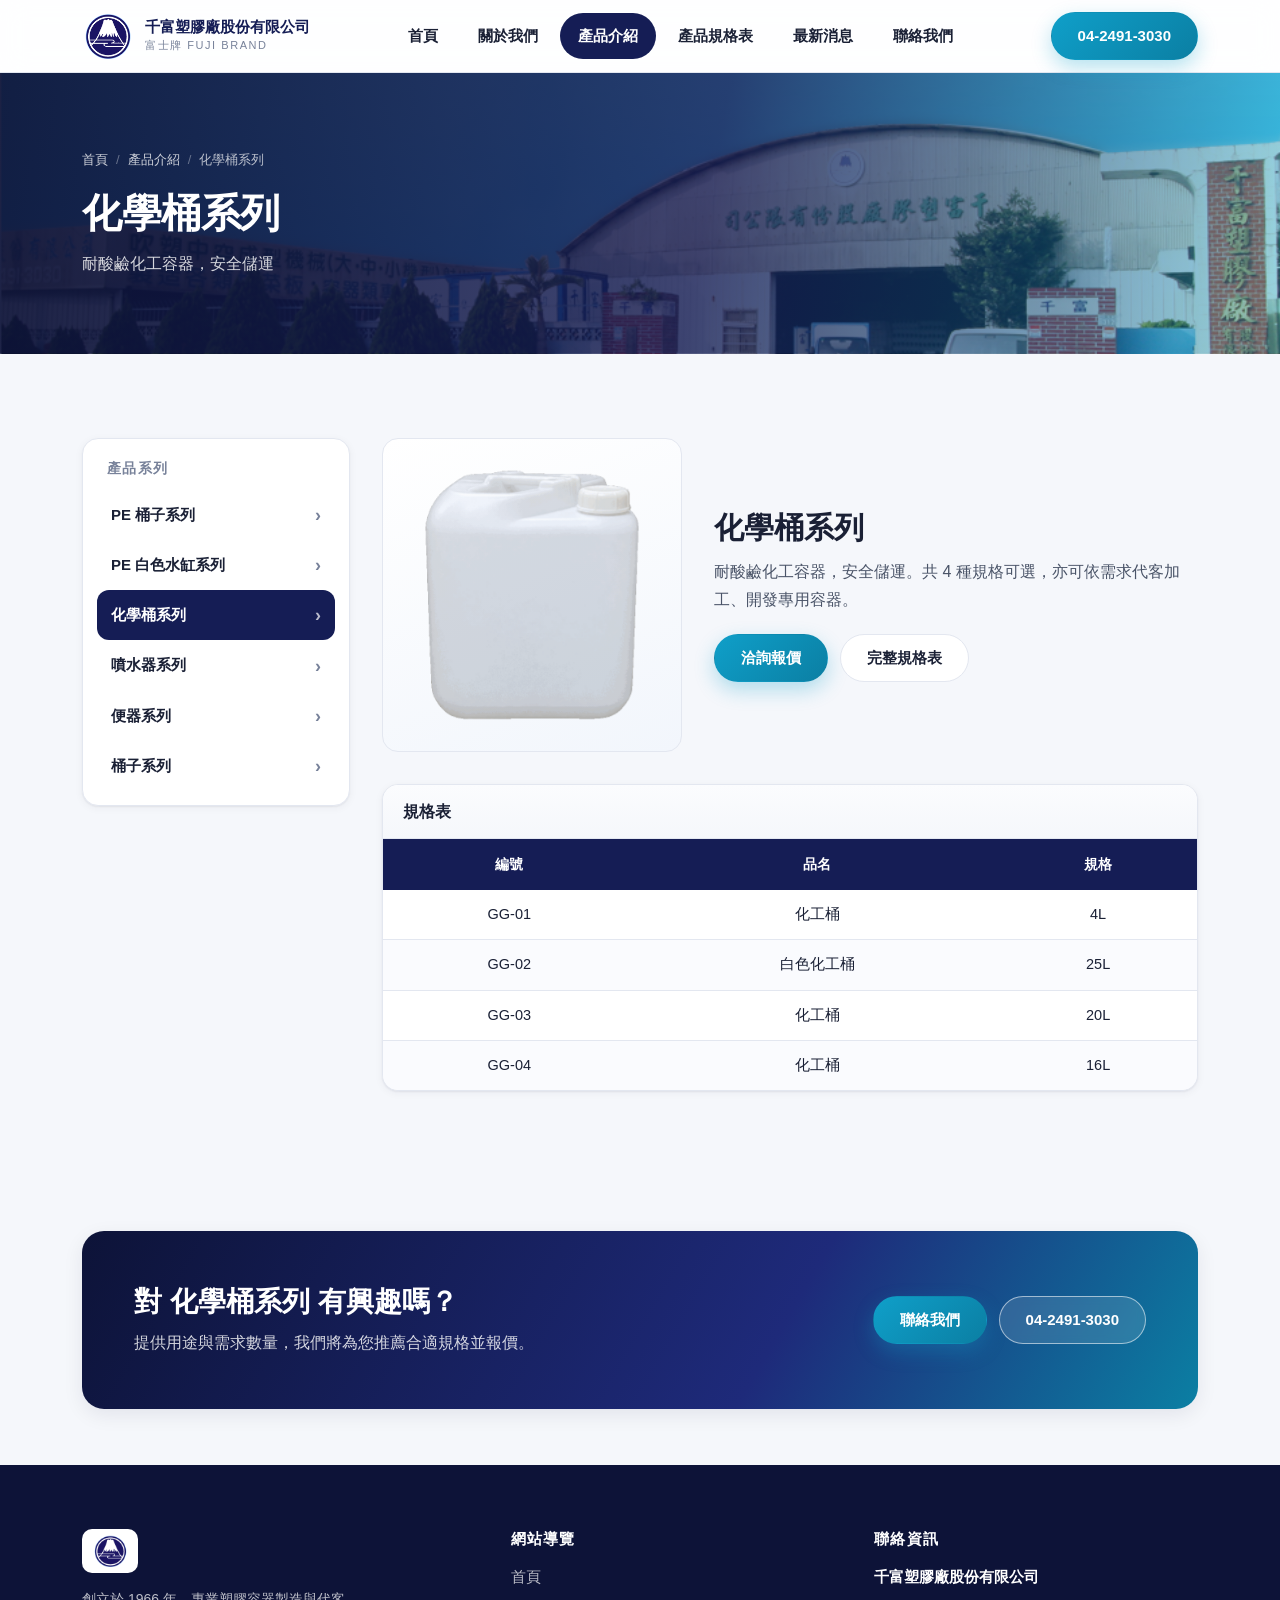
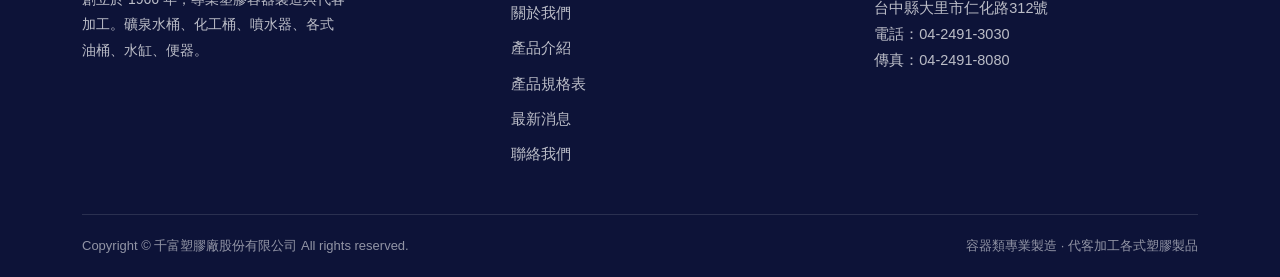
<file: products-4.html>
<!DOCTYPE html>
<html lang="zh-Hant">
<head>
<meta charset="utf-8">
<meta name="viewport" content="width=device-width, initial-scale=1">
<meta name="theme-color" content="#151d55">
<title>化學桶系列 | 產品介紹 | 千富塑膠廠股份有限公司 富士牌</title>
<meta name="description" content="化學桶系列－耐酸鹼化工容器，安全儲運。千富塑膠廠(股)公司創立於西元1966年，專門生產塑膠容器製品，礦泉水桶、化工桶、噴水器、各式油桶、水缸、便器。加工：外銷製造專業產品如運動器材、玩具、機油容器、汽車零件等。為響應環保，於2010年合格通過SGS國家標準CNS12221號重金屬測試。">
<meta name="keywords" content="PE桶子, 桶子, 噴水器, 便器, PE白色水缸, 化工桶, 箱子, 塑膠容器, 容器類專業製造, 代客加工各式塑膠製品, 千富塑膠廠, 富士牌, FUJI BRAND">
<meta name="author" content="千富塑膠廠股份有限公司">
<meta name="robots" content="index,follow">
<meta property="og:type" content="website">
<meta property="og:title" content="化學桶系列 | 產品介紹 | 千富塑膠廠股份有限公司 富士牌">
<meta property="og:description" content="化學桶系列－耐酸鹼化工容器，安全儲運。千富塑膠廠(股)公司創立於西元1966年，專門生產塑膠容器製品，礦泉水桶、化工桶、噴水器、各式油桶、水缸、便器。加工：外銷製造專業產品如運動器材、玩具、機油容器、汽車零件等。為響應環保，於2010年合格通過SGS國家標準CNS12221號重金屬測試。">
<meta property="og:url" content="https://www.fujibrand.com.tw/products-4.html">
<meta property="og:image" content="https://www.fujibrand.com.tw/images/main-banner-big.jpg">
<meta property="og:locale" content="zh_TW">
<link rel="canonical" href="https://www.fujibrand.com.tw/products-4.html">
<link rel="icon" href="images/fuji-logo.png" type="image/png">
<link rel="stylesheet" href="assets/site.css">
<script>document.documentElement.className += " js";</script>
</head>
<body>
<a class="skip-link" href="#main">跳至主要內容</a>
<header class="site-header">
  <div class="container header-inner">
    <a class="brand" href="index.html" aria-label="千富塑膠廠股份有限公司 首頁">
      <img src="images/fuji-logo.png" width="100" height="90" alt="富士牌 FUJI BRAND">
      <span class="brand-text">
        <strong>千富塑膠廠股份有限公司</strong>
        <span>富士牌 FUJI BRAND</span>
      </span>
    </a>
    <button class="nav-toggle" type="button" aria-expanded="false" aria-controls="site-nav" aria-label="開啟選單">
      <span></span><span></span><span></span>
    </button>
    <nav class="site-nav" id="site-nav" aria-label="主選單">
      <ul>
          <li><a href="index.html">首頁</a></li>
          <li><a href="about-us.html">關於我們</a></li>
          <li><a href="products.html" aria-current="page">產品介紹</a></li>
          <li><a href="spec.html">產品規格表</a></li>
          <li><a href="latest.html">最新消息</a></li>
          <li><a href="contact-us.html">聯絡我們</a></li>
      </ul>
    </nav>
    <a class="btn btn--primary header-cta" href="tel:+886424913030">04-2491-3030</a>
  </div>
</header>
<main id="main">
<section class="page-hero">
  <div class="container">
    <ul class="breadcrumb">
        <li><a href="index.html">首頁</a></li>
        <li><a href="products.html">產品介紹</a></li>
        <li>化學桶系列</li>
    </ul>
    <h1>化學桶系列</h1>
    <p>耐酸鹼化工容器，安全儲運</p>
  </div>
</section>

<section class="section">
  <div class="container">
    <div class="product-layout">
      <aside class="side-nav" aria-label="產品系列">
        <h2>產品系列</h2>
        <ul>
        <li><a href="products.html">PE 桶子系列</a></li>
        <li><a href="products-3.html">PE 白色水缸系列</a></li>
        <li><a href="products-4.html" aria-current="page">化學桶系列</a></li>
        <li><a href="products-6.html">噴水器系列</a></li>
        <li><a href="products-7.html">便器系列</a></li>
        <li><a href="products-8.html">桶子系列</a></li>
        </ul>
      </aside>
      <div>
        <div class="product-head reveal">
          <div class="product-photo">
            <img src="images/products/chemical-bucket.png" alt="化學桶系列">
          </div>
          <div>
            <h2 class="product-title">化學桶系列</h2>
            <p>耐酸鹼化工容器，安全儲運。共 4 種規格可選，亦可依需求代客加工、開發專用容器。</p>
            <div class="btn-row" style="margin-top:20px">
              <a class="btn btn--primary" href="contact-us.html">洽詢報價</a>
              <a class="btn btn--outline" href="spec.html">完整規格表</a>
            </div>
          </div>
        </div>
        <p class="scroll-hint">← 表格可左右滑動查看完整欄位 →</p>
      <div class="table-card reveal">
        <h3>規格表</h3>
        <div class="table-scroll">
          <table>
            <thead>
            <tr>
              <th scope="col">編號</th>
              <th scope="col">品名</th>
              <th scope="col">規格</th>
            </tr>
            </thead>
            <tbody>
            <tr>
              <td>GG-01</td>
              <td>化工桶</td>
              <td>4L</td>
            </tr>
            <tr>
              <td>GG-02</td>
              <td>白色化工桶</td>
              <td>25L</td>
            </tr>
            <tr>
              <td>GG-03</td>
              <td>化工桶</td>
              <td>20L</td>
            </tr>
            <tr>
              <td>GG-04</td>
              <td>化工桶</td>
              <td>16L</td>
            </tr>
            </tbody>
          </table>
        </div>
      </div>
      </div>
    </div>
  </div>
</section>

<section class="section section--tight">
  <div class="container">
    <div class="cta-band reveal">
      <div>
        <h2>對 化學桶系列 有興趣嗎？</h2>
        <p>提供用途與需求數量，我們將為您推薦合適規格並報價。</p>
      </div>
      <div class="btn-row">
        <a class="btn btn--primary" href="contact-us.html">聯絡我們</a>
        <a class="btn btn--ghost" href="tel:+886424913030">04-2491-3030</a>
      </div>
    </div>
  </div>
</section>
</main>
<footer class="site-footer">
  <div class="container">
    <div class="footer-grid">
      <div class="footer-brand">
        <img src="images/fuji-logo.png" width="100" height="90" alt="富士牌 FUJI BRAND">
        <p>創立於 1966 年，專業塑膠容器製造與代客加工。礦泉水桶、化工桶、噴水器、各式油桶、水缸、便器。</p>
      </div>
      <div>
        <h3>網站導覽</h3>
        <ul class="footer-links">
          <li><a href="index.html">首頁</a></li>
          <li><a href="about-us.html">關於我們</a></li>
          <li><a href="products.html">產品介紹</a></li>
          <li><a href="spec.html">產品規格表</a></li>
          <li><a href="latest.html">最新消息</a></li>
          <li><a href="contact-us.html">聯絡我們</a></li>
        </ul>
      </div>
      <div>
        <h3>聯絡資訊</h3>
        <div class="footer-office">
          <strong>千富塑膠廠股份有限公司</strong>
          <p>台中縣大里市仁化路312號<br>
            電話：<a href="tel:+886424913030">04-2491-3030</a><br>
            傳真：04-2491-8080</p>
        </div>
      </div>
    </div>
    <div class="footer-bottom">
      <span>Copyright &copy; 千富塑膠廠股份有限公司 All rights reserved.</span>
      <span>容器類專業製造 · 代客加工各式塑膠製品</span>
    </div>
  </div>
</footer>
<button class="to-top" type="button" aria-label="回到頁首">↑</button>
<script src="assets/site.js" defer></script>
</body>
</html>
</file>
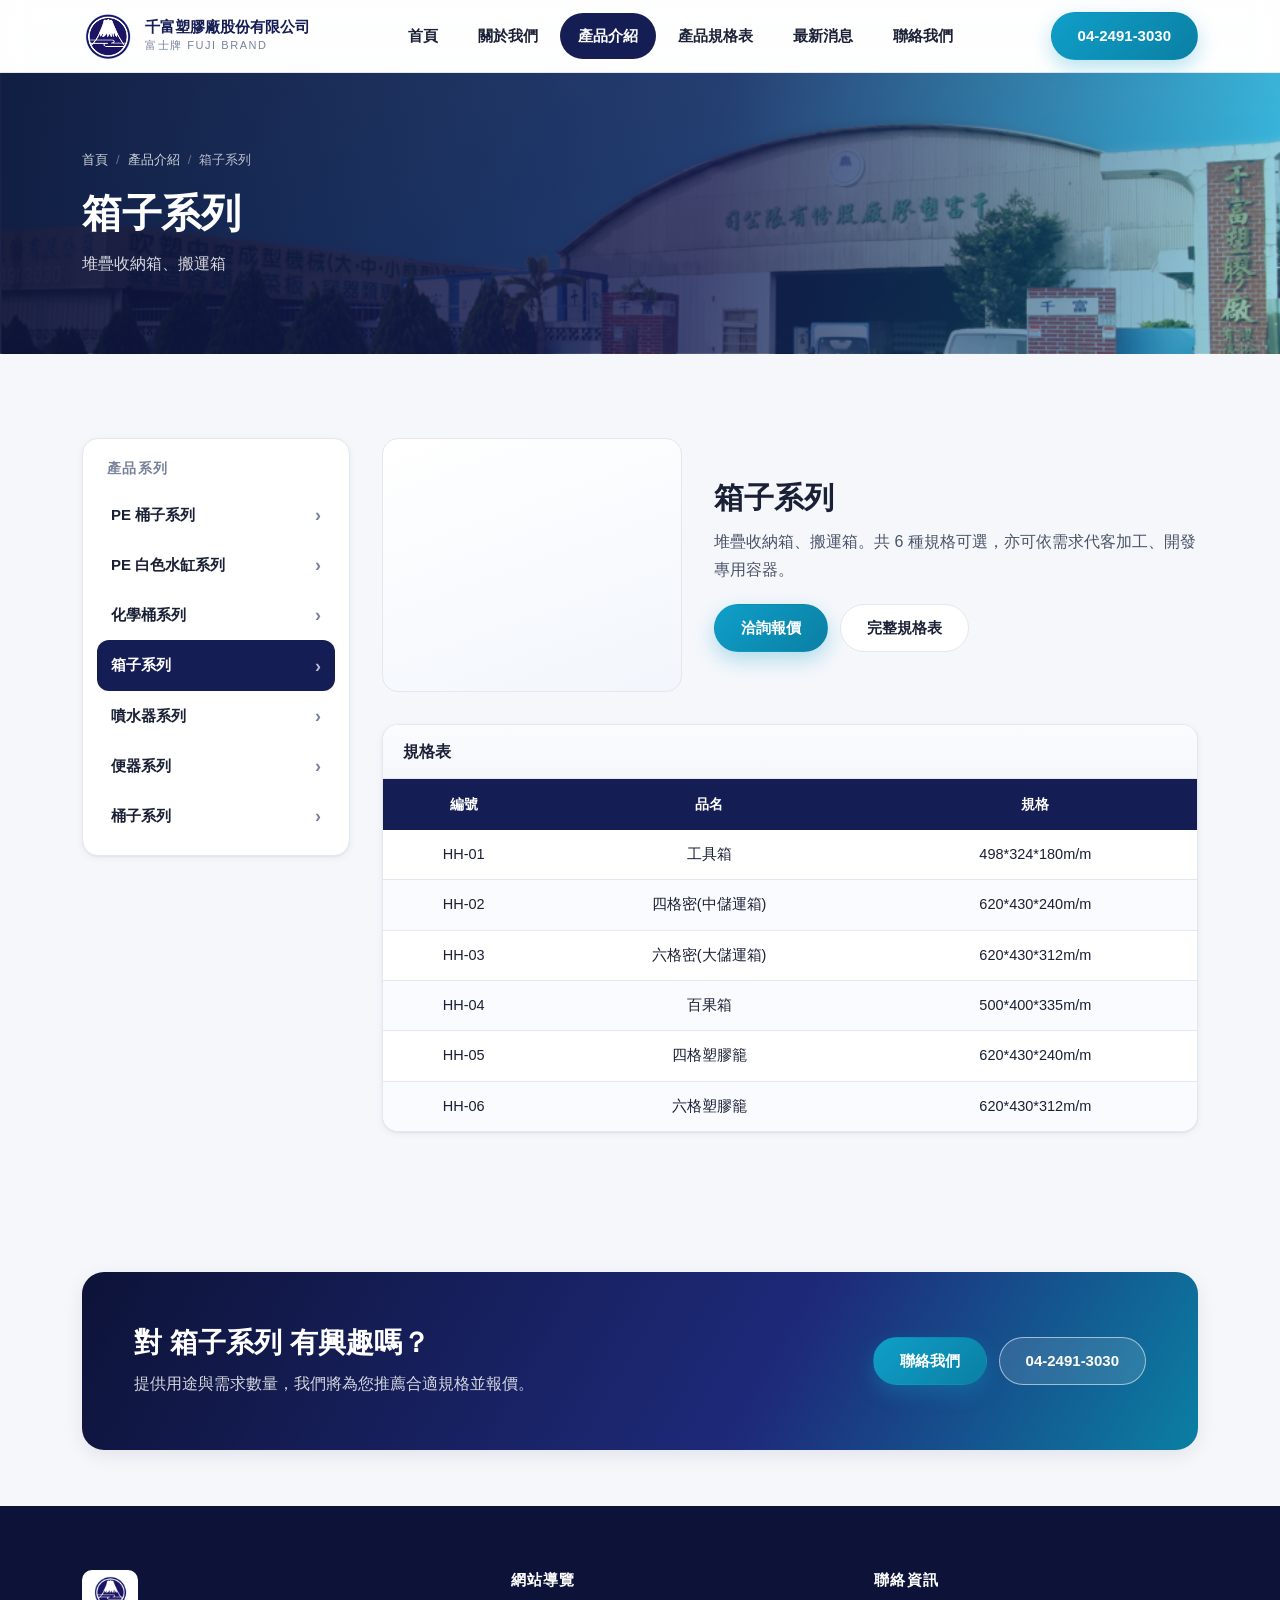
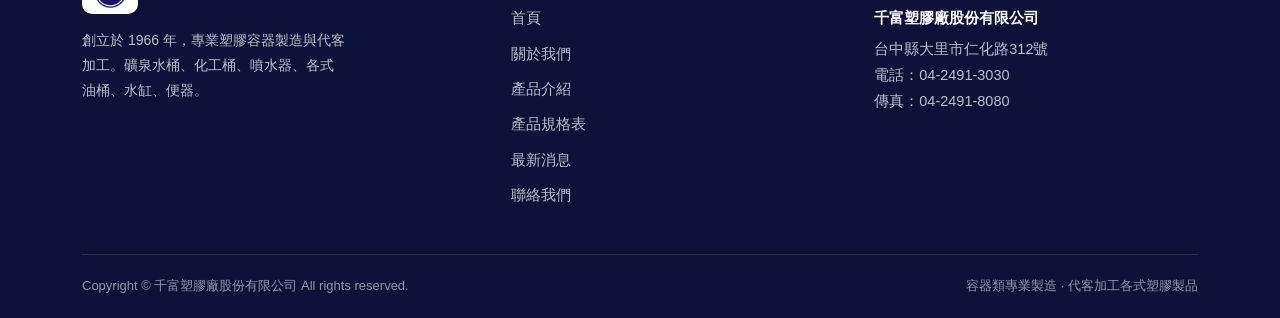
<file: products-5.html>
<!DOCTYPE html>
<html lang="zh-Hant">
<head>
<meta charset="utf-8">
<meta name="viewport" content="width=device-width, initial-scale=1">
<meta name="theme-color" content="#151d55">
<title>箱子系列 | 產品介紹 | 千富塑膠廠股份有限公司 富士牌</title>
<meta name="description" content="箱子系列－堆疊收納箱、搬運箱。千富塑膠廠(股)公司創立於西元1966年，專門生產塑膠容器製品，礦泉水桶、化工桶、噴水器、各式油桶、水缸、便器。加工：外銷製造專業產品如運動器材、玩具、機油容器、汽車零件等。為響應環保，於2010年合格通過SGS國家標準CNS12221號重金屬測試。">
<meta name="keywords" content="PE桶子, 桶子, 噴水器, 便器, PE白色水缸, 化工桶, 箱子, 塑膠容器, 容器類專業製造, 代客加工各式塑膠製品, 千富塑膠廠, 富士牌, FUJI BRAND">
<meta name="author" content="千富塑膠廠股份有限公司">
<meta name="robots" content="noindex,nofollow">
<meta property="og:type" content="website">
<meta property="og:title" content="箱子系列 | 產品介紹 | 千富塑膠廠股份有限公司 富士牌">
<meta property="og:description" content="箱子系列－堆疊收納箱、搬運箱。千富塑膠廠(股)公司創立於西元1966年，專門生產塑膠容器製品，礦泉水桶、化工桶、噴水器、各式油桶、水缸、便器。加工：外銷製造專業產品如運動器材、玩具、機油容器、汽車零件等。為響應環保，於2010年合格通過SGS國家標準CNS12221號重金屬測試。">
<meta property="og:url" content="https://www.fujibrand.com.tw/products-5.html">
<meta property="og:image" content="https://www.fujibrand.com.tw/images/main-banner-big.jpg">
<meta property="og:locale" content="zh_TW">
<link rel="canonical" href="https://www.fujibrand.com.tw/products-5.html">
<link rel="icon" href="images/fuji-logo.png" type="image/png">
<link rel="stylesheet" href="assets/site.css">
<script>document.documentElement.className += " js";</script>
</head>
<body>
<a class="skip-link" href="#main">跳至主要內容</a>
<header class="site-header">
  <div class="container header-inner">
    <a class="brand" href="index.html" aria-label="千富塑膠廠股份有限公司 首頁">
      <img src="images/fuji-logo.png" width="100" height="90" alt="富士牌 FUJI BRAND">
      <span class="brand-text">
        <strong>千富塑膠廠股份有限公司</strong>
        <span>富士牌 FUJI BRAND</span>
      </span>
    </a>
    <button class="nav-toggle" type="button" aria-expanded="false" aria-controls="site-nav" aria-label="開啟選單">
      <span></span><span></span><span></span>
    </button>
    <nav class="site-nav" id="site-nav" aria-label="主選單">
      <ul>
          <li><a href="index.html">首頁</a></li>
          <li><a href="about-us.html">關於我們</a></li>
          <li><a href="products.html" aria-current="page">產品介紹</a></li>
          <li><a href="spec.html">產品規格表</a></li>
          <li><a href="latest.html">最新消息</a></li>
          <li><a href="contact-us.html">聯絡我們</a></li>
      </ul>
    </nav>
    <a class="btn btn--primary header-cta" href="tel:+886424913030">04-2491-3030</a>
  </div>
</header>
<main id="main">
<section class="page-hero">
  <div class="container">
    <ul class="breadcrumb">
        <li><a href="index.html">首頁</a></li>
        <li><a href="products.html">產品介紹</a></li>
        <li>箱子系列</li>
    </ul>
    <h1>箱子系列</h1>
    <p>堆疊收納箱、搬運箱</p>
  </div>
</section>

<section class="section">
  <div class="container">
    <div class="product-layout">
      <aside class="side-nav" aria-label="產品系列">
        <h2>產品系列</h2>
        <ul>
        <li><a href="products.html">PE 桶子系列</a></li>
        <li><a href="products-3.html">PE 白色水缸系列</a></li>
        <li><a href="products-4.html">化學桶系列</a></li>
        <li><a href="products-5.html" aria-current="page">箱子系列</a></li>
        <li><a href="products-6.html">噴水器系列</a></li>
        <li><a href="products-7.html">便器系列</a></li>
        <li><a href="products-8.html">桶子系列</a></li>
        </ul>
      </aside>
      <div>
        <div class="product-head reveal">
          <div class="product-photo">
            <img src="images/products/0.jpg" alt="箱子系列">
          </div>
          <div>
            <h2 class="product-title">箱子系列</h2>
            <p>堆疊收納箱、搬運箱。共 6 種規格可選，亦可依需求代客加工、開發專用容器。</p>
            <div class="btn-row" style="margin-top:20px">
              <a class="btn btn--primary" href="contact-us.html">洽詢報價</a>
              <a class="btn btn--outline" href="spec.html">完整規格表</a>
            </div>
          </div>
        </div>
        <p class="scroll-hint">← 表格可左右滑動查看完整欄位 →</p>
      <div class="table-card reveal">
        <h3>規格表</h3>
        <div class="table-scroll">
          <table>
            <thead>
            <tr>
              <th scope="col">編號</th>
              <th scope="col">品名</th>
              <th scope="col">規格</th>
            </tr>
            </thead>
            <tbody>
            <tr>
              <td>HH-01</td>
              <td>工具箱</td>
              <td>498*324*180m/m</td>
            </tr>
            <tr>
              <td>HH-02</td>
              <td>四格密(中儲運箱)</td>
              <td>620*430*240m/m</td>
            </tr>
            <tr>
              <td>HH-03</td>
              <td>六格密(大儲運箱)</td>
              <td>620*430*312m/m</td>
            </tr>
            <tr>
              <td>HH-04</td>
              <td>百果箱</td>
              <td>500*400*335m/m</td>
            </tr>
            <tr>
              <td>HH-05</td>
              <td>四格塑膠籠</td>
              <td>620*430*240m/m</td>
            </tr>
            <tr>
              <td>HH-06</td>
              <td>六格塑膠籠</td>
              <td>620*430*312m/m</td>
            </tr>
            </tbody>
          </table>
        </div>
      </div>
      </div>
    </div>
  </div>
</section>

<section class="section section--tight">
  <div class="container">
    <div class="cta-band reveal">
      <div>
        <h2>對 箱子系列 有興趣嗎？</h2>
        <p>提供用途與需求數量，我們將為您推薦合適規格並報價。</p>
      </div>
      <div class="btn-row">
        <a class="btn btn--primary" href="contact-us.html">聯絡我們</a>
        <a class="btn btn--ghost" href="tel:+886424913030">04-2491-3030</a>
      </div>
    </div>
  </div>
</section>
</main>
<footer class="site-footer">
  <div class="container">
    <div class="footer-grid">
      <div class="footer-brand">
        <img src="images/fuji-logo.png" width="100" height="90" alt="富士牌 FUJI BRAND">
        <p>創立於 1966 年，專業塑膠容器製造與代客加工。礦泉水桶、化工桶、噴水器、各式油桶、水缸、便器。</p>
      </div>
      <div>
        <h3>網站導覽</h3>
        <ul class="footer-links">
          <li><a href="index.html">首頁</a></li>
          <li><a href="about-us.html">關於我們</a></li>
          <li><a href="products.html">產品介紹</a></li>
          <li><a href="spec.html">產品規格表</a></li>
          <li><a href="latest.html">最新消息</a></li>
          <li><a href="contact-us.html">聯絡我們</a></li>
        </ul>
      </div>
      <div>
        <h3>聯絡資訊</h3>
        <div class="footer-office">
          <strong>千富塑膠廠股份有限公司</strong>
          <p>台中縣大里市仁化路312號<br>
            電話：<a href="tel:+886424913030">04-2491-3030</a><br>
            傳真：04-2491-8080</p>
        </div>
      </div>
    </div>
    <div class="footer-bottom">
      <span>Copyright &copy; 千富塑膠廠股份有限公司 All rights reserved.</span>
      <span>容器類專業製造 · 代客加工各式塑膠製品</span>
    </div>
  </div>
</footer>
<button class="to-top" type="button" aria-label="回到頁首">↑</button>
<script src="assets/site.js" defer></script>
</body>
</html>
</file>
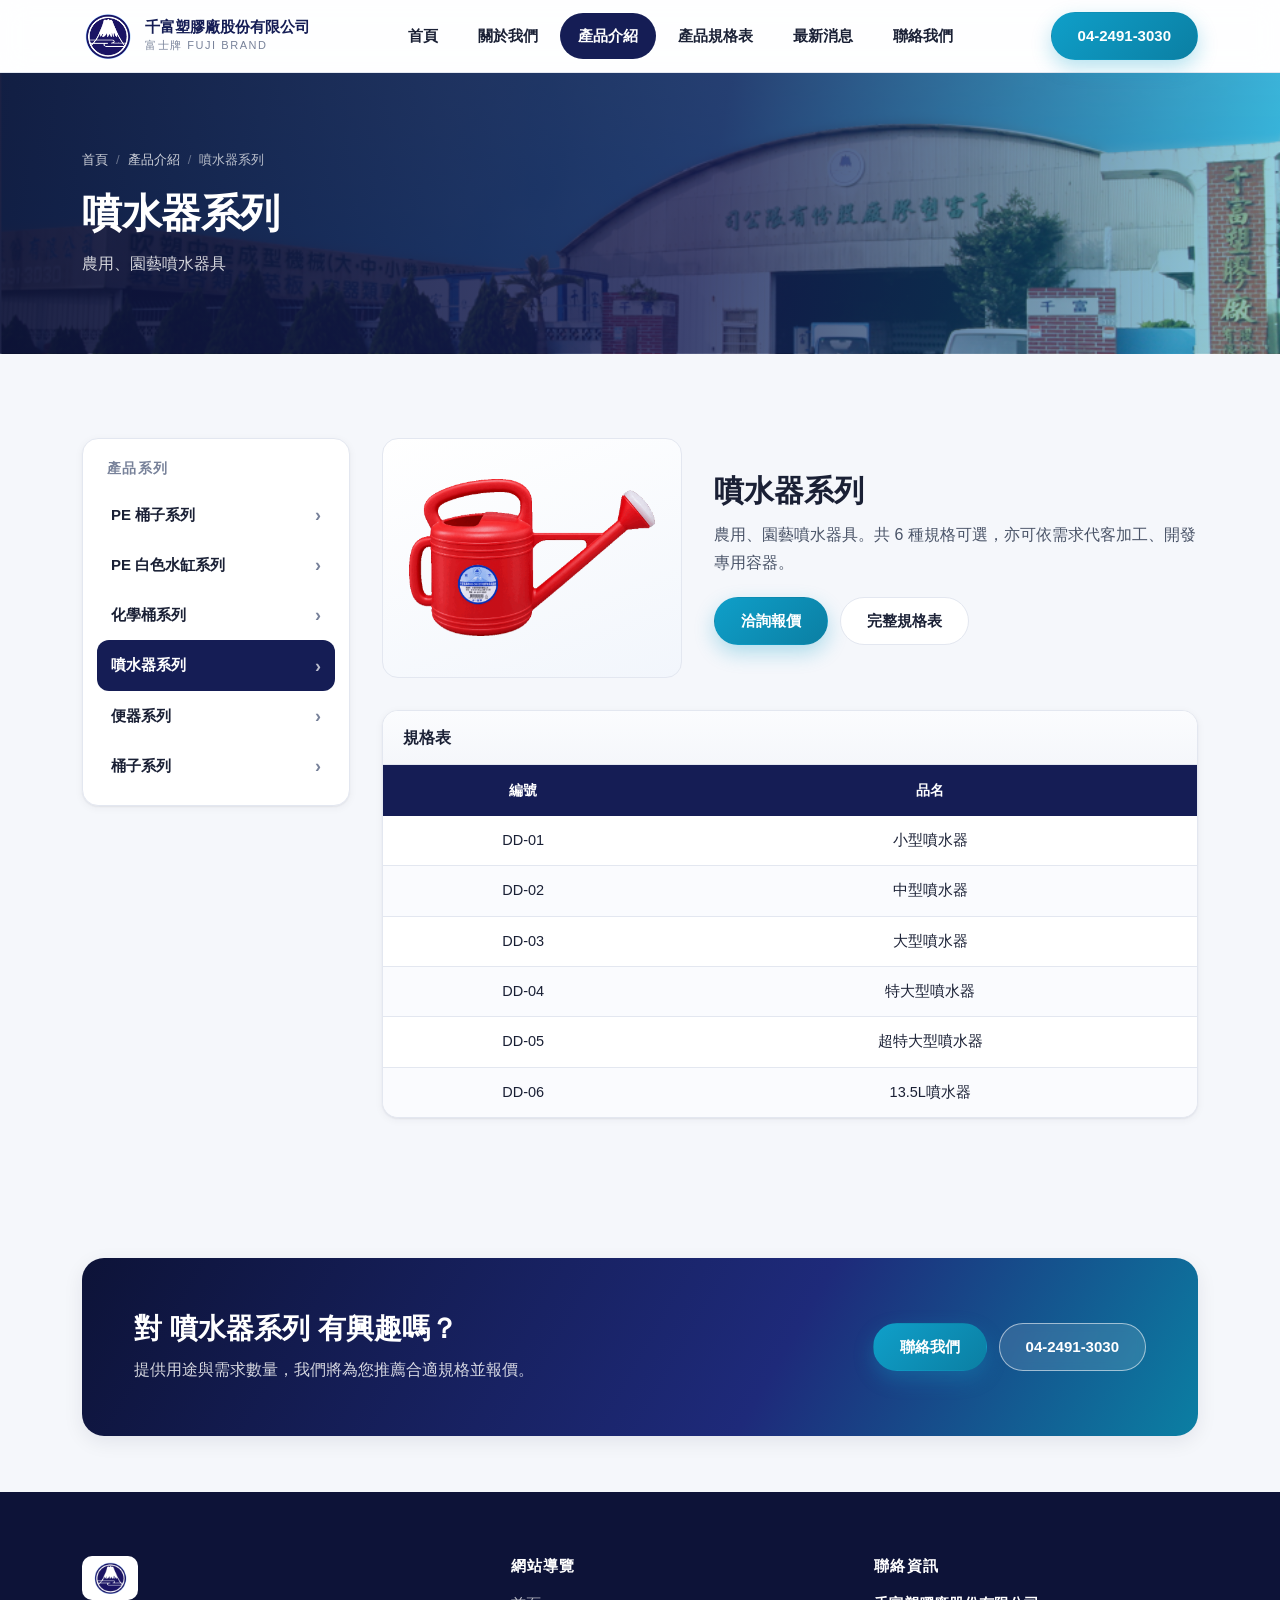
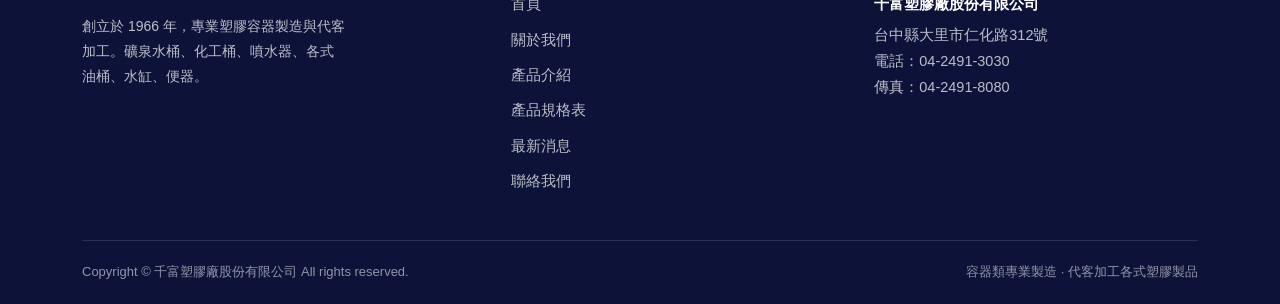
<file: products-6.html>
<!DOCTYPE html>
<html lang="zh-Hant">
<head>
<meta charset="utf-8">
<meta name="viewport" content="width=device-width, initial-scale=1">
<meta name="theme-color" content="#151d55">
<title>噴水器系列 | 產品介紹 | 千富塑膠廠股份有限公司 富士牌</title>
<meta name="description" content="噴水器系列－農用、園藝噴水器具。千富塑膠廠(股)公司創立於西元1966年，專門生產塑膠容器製品，礦泉水桶、化工桶、噴水器、各式油桶、水缸、便器。加工：外銷製造專業產品如運動器材、玩具、機油容器、汽車零件等。為響應環保，於2010年合格通過SGS國家標準CNS12221號重金屬測試。">
<meta name="keywords" content="PE桶子, 桶子, 噴水器, 便器, PE白色水缸, 化工桶, 箱子, 塑膠容器, 容器類專業製造, 代客加工各式塑膠製品, 千富塑膠廠, 富士牌, FUJI BRAND">
<meta name="author" content="千富塑膠廠股份有限公司">
<meta name="robots" content="index,follow">
<meta property="og:type" content="website">
<meta property="og:title" content="噴水器系列 | 產品介紹 | 千富塑膠廠股份有限公司 富士牌">
<meta property="og:description" content="噴水器系列－農用、園藝噴水器具。千富塑膠廠(股)公司創立於西元1966年，專門生產塑膠容器製品，礦泉水桶、化工桶、噴水器、各式油桶、水缸、便器。加工：外銷製造專業產品如運動器材、玩具、機油容器、汽車零件等。為響應環保，於2010年合格通過SGS國家標準CNS12221號重金屬測試。">
<meta property="og:url" content="https://www.fujibrand.com.tw/products-6.html">
<meta property="og:image" content="https://www.fujibrand.com.tw/images/main-banner-big.jpg">
<meta property="og:locale" content="zh_TW">
<link rel="canonical" href="https://www.fujibrand.com.tw/products-6.html">
<link rel="icon" href="images/fuji-logo.png" type="image/png">
<link rel="stylesheet" href="assets/site.css">
<script>document.documentElement.className += " js";</script>
</head>
<body>
<a class="skip-link" href="#main">跳至主要內容</a>
<header class="site-header">
  <div class="container header-inner">
    <a class="brand" href="index.html" aria-label="千富塑膠廠股份有限公司 首頁">
      <img src="images/fuji-logo.png" width="100" height="90" alt="富士牌 FUJI BRAND">
      <span class="brand-text">
        <strong>千富塑膠廠股份有限公司</strong>
        <span>富士牌 FUJI BRAND</span>
      </span>
    </a>
    <button class="nav-toggle" type="button" aria-expanded="false" aria-controls="site-nav" aria-label="開啟選單">
      <span></span><span></span><span></span>
    </button>
    <nav class="site-nav" id="site-nav" aria-label="主選單">
      <ul>
          <li><a href="index.html">首頁</a></li>
          <li><a href="about-us.html">關於我們</a></li>
          <li><a href="products.html" aria-current="page">產品介紹</a></li>
          <li><a href="spec.html">產品規格表</a></li>
          <li><a href="latest.html">最新消息</a></li>
          <li><a href="contact-us.html">聯絡我們</a></li>
      </ul>
    </nav>
    <a class="btn btn--primary header-cta" href="tel:+886424913030">04-2491-3030</a>
  </div>
</header>
<main id="main">
<section class="page-hero">
  <div class="container">
    <ul class="breadcrumb">
        <li><a href="index.html">首頁</a></li>
        <li><a href="products.html">產品介紹</a></li>
        <li>噴水器系列</li>
    </ul>
    <h1>噴水器系列</h1>
    <p>農用、園藝噴水器具</p>
  </div>
</section>

<section class="section">
  <div class="container">
    <div class="product-layout">
      <aside class="side-nav" aria-label="產品系列">
        <h2>產品系列</h2>
        <ul>
        <li><a href="products.html">PE 桶子系列</a></li>
        <li><a href="products-3.html">PE 白色水缸系列</a></li>
        <li><a href="products-4.html">化學桶系列</a></li>
        <li><a href="products-6.html" aria-current="page">噴水器系列</a></li>
        <li><a href="products-7.html">便器系列</a></li>
        <li><a href="products-8.html">桶子系列</a></li>
        </ul>
      </aside>
      <div>
        <div class="product-head reveal">
          <div class="product-photo">
            <img src="images/products/sprinkler.png" alt="噴水器系列">
          </div>
          <div>
            <h2 class="product-title">噴水器系列</h2>
            <p>農用、園藝噴水器具。共 6 種規格可選，亦可依需求代客加工、開發專用容器。</p>
            <div class="btn-row" style="margin-top:20px">
              <a class="btn btn--primary" href="contact-us.html">洽詢報價</a>
              <a class="btn btn--outline" href="spec.html">完整規格表</a>
            </div>
          </div>
        </div>
        <p class="scroll-hint">← 表格可左右滑動查看完整欄位 →</p>
      <div class="table-card reveal">
        <h3>規格表</h3>
        <div class="table-scroll">
          <table>
            <thead>
            <tr>
              <th scope="col">編號</th>
              <th scope="col">品名</th>
            </tr>
            </thead>
            <tbody>
            <tr>
              <td>DD-01</td>
              <td>小型噴水器</td>
            </tr>
            <tr>
              <td>DD-02</td>
              <td>中型噴水器</td>
            </tr>
            <tr>
              <td>DD-03</td>
              <td>大型噴水器</td>
            </tr>
            <tr>
              <td>DD-04</td>
              <td>特大型噴水器</td>
            </tr>
            <tr>
              <td>DD-05</td>
              <td>超特大型噴水器</td>
            </tr>
            <tr>
              <td>DD-06</td>
              <td>13.5L噴水器</td>
            </tr>
            </tbody>
          </table>
        </div>
      </div>
      </div>
    </div>
  </div>
</section>

<section class="section section--tight">
  <div class="container">
    <div class="cta-band reveal">
      <div>
        <h2>對 噴水器系列 有興趣嗎？</h2>
        <p>提供用途與需求數量，我們將為您推薦合適規格並報價。</p>
      </div>
      <div class="btn-row">
        <a class="btn btn--primary" href="contact-us.html">聯絡我們</a>
        <a class="btn btn--ghost" href="tel:+886424913030">04-2491-3030</a>
      </div>
    </div>
  </div>
</section>
</main>
<footer class="site-footer">
  <div class="container">
    <div class="footer-grid">
      <div class="footer-brand">
        <img src="images/fuji-logo.png" width="100" height="90" alt="富士牌 FUJI BRAND">
        <p>創立於 1966 年，專業塑膠容器製造與代客加工。礦泉水桶、化工桶、噴水器、各式油桶、水缸、便器。</p>
      </div>
      <div>
        <h3>網站導覽</h3>
        <ul class="footer-links">
          <li><a href="index.html">首頁</a></li>
          <li><a href="about-us.html">關於我們</a></li>
          <li><a href="products.html">產品介紹</a></li>
          <li><a href="spec.html">產品規格表</a></li>
          <li><a href="latest.html">最新消息</a></li>
          <li><a href="contact-us.html">聯絡我們</a></li>
        </ul>
      </div>
      <div>
        <h3>聯絡資訊</h3>
        <div class="footer-office">
          <strong>千富塑膠廠股份有限公司</strong>
          <p>台中縣大里市仁化路312號<br>
            電話：<a href="tel:+886424913030">04-2491-3030</a><br>
            傳真：04-2491-8080</p>
        </div>
      </div>
    </div>
    <div class="footer-bottom">
      <span>Copyright &copy; 千富塑膠廠股份有限公司 All rights reserved.</span>
      <span>容器類專業製造 · 代客加工各式塑膠製品</span>
    </div>
  </div>
</footer>
<button class="to-top" type="button" aria-label="回到頁首">↑</button>
<script src="assets/site.js" defer></script>
</body>
</html>
</file>
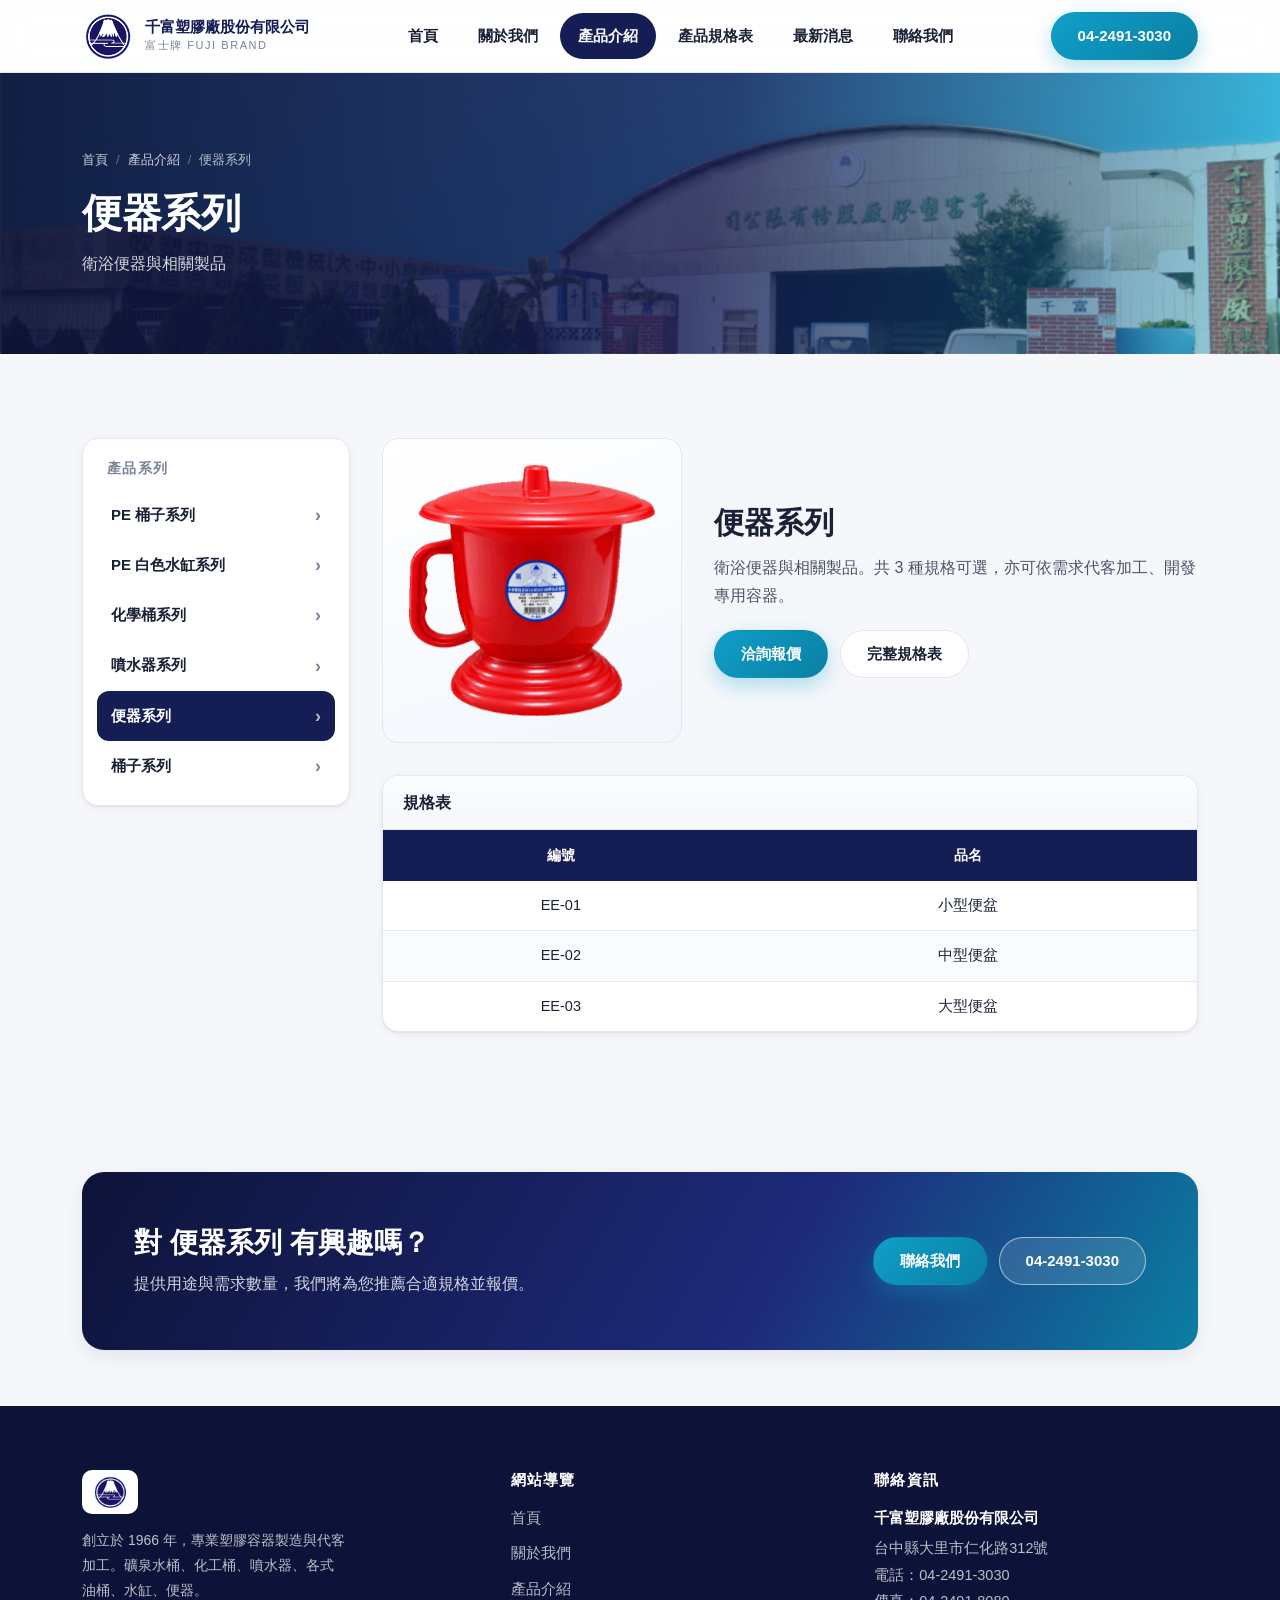
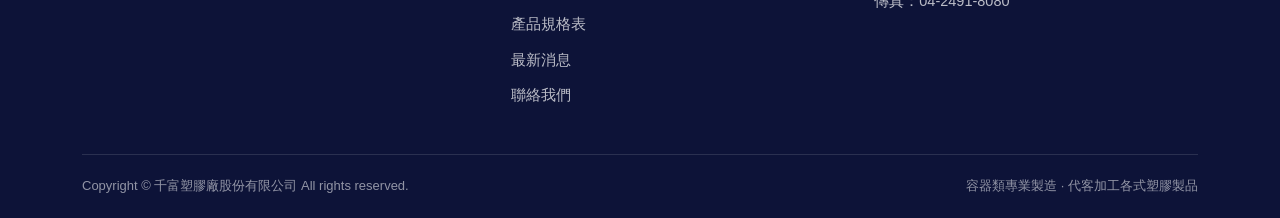
<file: products-7.html>
<!DOCTYPE html>
<html lang="zh-Hant">
<head>
<meta charset="utf-8">
<meta name="viewport" content="width=device-width, initial-scale=1">
<meta name="theme-color" content="#151d55">
<title>便器系列 | 產品介紹 | 千富塑膠廠股份有限公司 富士牌</title>
<meta name="description" content="便器系列－衛浴便器與相關製品。千富塑膠廠(股)公司創立於西元1966年，專門生產塑膠容器製品，礦泉水桶、化工桶、噴水器、各式油桶、水缸、便器。加工：外銷製造專業產品如運動器材、玩具、機油容器、汽車零件等。為響應環保，於2010年合格通過SGS國家標準CNS12221號重金屬測試。">
<meta name="keywords" content="PE桶子, 桶子, 噴水器, 便器, PE白色水缸, 化工桶, 箱子, 塑膠容器, 容器類專業製造, 代客加工各式塑膠製品, 千富塑膠廠, 富士牌, FUJI BRAND">
<meta name="author" content="千富塑膠廠股份有限公司">
<meta name="robots" content="index,follow">
<meta property="og:type" content="website">
<meta property="og:title" content="便器系列 | 產品介紹 | 千富塑膠廠股份有限公司 富士牌">
<meta property="og:description" content="便器系列－衛浴便器與相關製品。千富塑膠廠(股)公司創立於西元1966年，專門生產塑膠容器製品，礦泉水桶、化工桶、噴水器、各式油桶、水缸、便器。加工：外銷製造專業產品如運動器材、玩具、機油容器、汽車零件等。為響應環保，於2010年合格通過SGS國家標準CNS12221號重金屬測試。">
<meta property="og:url" content="https://www.fujibrand.com.tw/products-7.html">
<meta property="og:image" content="https://www.fujibrand.com.tw/images/main-banner-big.jpg">
<meta property="og:locale" content="zh_TW">
<link rel="canonical" href="https://www.fujibrand.com.tw/products-7.html">
<link rel="icon" href="images/fuji-logo.png" type="image/png">
<link rel="stylesheet" href="assets/site.css">
<script>document.documentElement.className += " js";</script>
</head>
<body>
<a class="skip-link" href="#main">跳至主要內容</a>
<header class="site-header">
  <div class="container header-inner">
    <a class="brand" href="index.html" aria-label="千富塑膠廠股份有限公司 首頁">
      <img src="images/fuji-logo.png" width="100" height="90" alt="富士牌 FUJI BRAND">
      <span class="brand-text">
        <strong>千富塑膠廠股份有限公司</strong>
        <span>富士牌 FUJI BRAND</span>
      </span>
    </a>
    <button class="nav-toggle" type="button" aria-expanded="false" aria-controls="site-nav" aria-label="開啟選單">
      <span></span><span></span><span></span>
    </button>
    <nav class="site-nav" id="site-nav" aria-label="主選單">
      <ul>
          <li><a href="index.html">首頁</a></li>
          <li><a href="about-us.html">關於我們</a></li>
          <li><a href="products.html" aria-current="page">產品介紹</a></li>
          <li><a href="spec.html">產品規格表</a></li>
          <li><a href="latest.html">最新消息</a></li>
          <li><a href="contact-us.html">聯絡我們</a></li>
      </ul>
    </nav>
    <a class="btn btn--primary header-cta" href="tel:+886424913030">04-2491-3030</a>
  </div>
</header>
<main id="main">
<section class="page-hero">
  <div class="container">
    <ul class="breadcrumb">
        <li><a href="index.html">首頁</a></li>
        <li><a href="products.html">產品介紹</a></li>
        <li>便器系列</li>
    </ul>
    <h1>便器系列</h1>
    <p>衛浴便器與相關製品</p>
  </div>
</section>

<section class="section">
  <div class="container">
    <div class="product-layout">
      <aside class="side-nav" aria-label="產品系列">
        <h2>產品系列</h2>
        <ul>
        <li><a href="products.html">PE 桶子系列</a></li>
        <li><a href="products-3.html">PE 白色水缸系列</a></li>
        <li><a href="products-4.html">化學桶系列</a></li>
        <li><a href="products-6.html">噴水器系列</a></li>
        <li><a href="products-7.html" aria-current="page">便器系列</a></li>
        <li><a href="products-8.html">桶子系列</a></li>
        </ul>
      </aside>
      <div>
        <div class="product-head reveal">
          <div class="product-photo">
            <img src="images/products/toilet-bowl.png" alt="便器系列">
          </div>
          <div>
            <h2 class="product-title">便器系列</h2>
            <p>衛浴便器與相關製品。共 3 種規格可選，亦可依需求代客加工、開發專用容器。</p>
            <div class="btn-row" style="margin-top:20px">
              <a class="btn btn--primary" href="contact-us.html">洽詢報價</a>
              <a class="btn btn--outline" href="spec.html">完整規格表</a>
            </div>
          </div>
        </div>
        <p class="scroll-hint">← 表格可左右滑動查看完整欄位 →</p>
      <div class="table-card reveal">
        <h3>規格表</h3>
        <div class="table-scroll">
          <table>
            <thead>
            <tr>
              <th scope="col">編號</th>
              <th scope="col">品名</th>
            </tr>
            </thead>
            <tbody>
            <tr>
              <td>EE-01</td>
              <td>小型便盆</td>
            </tr>
            <tr>
              <td>EE-02</td>
              <td>中型便盆</td>
            </tr>
            <tr>
              <td>EE-03</td>
              <td>大型便盆</td>
            </tr>
            </tbody>
          </table>
        </div>
      </div>
      </div>
    </div>
  </div>
</section>

<section class="section section--tight">
  <div class="container">
    <div class="cta-band reveal">
      <div>
        <h2>對 便器系列 有興趣嗎？</h2>
        <p>提供用途與需求數量，我們將為您推薦合適規格並報價。</p>
      </div>
      <div class="btn-row">
        <a class="btn btn--primary" href="contact-us.html">聯絡我們</a>
        <a class="btn btn--ghost" href="tel:+886424913030">04-2491-3030</a>
      </div>
    </div>
  </div>
</section>
</main>
<footer class="site-footer">
  <div class="container">
    <div class="footer-grid">
      <div class="footer-brand">
        <img src="images/fuji-logo.png" width="100" height="90" alt="富士牌 FUJI BRAND">
        <p>創立於 1966 年，專業塑膠容器製造與代客加工。礦泉水桶、化工桶、噴水器、各式油桶、水缸、便器。</p>
      </div>
      <div>
        <h3>網站導覽</h3>
        <ul class="footer-links">
          <li><a href="index.html">首頁</a></li>
          <li><a href="about-us.html">關於我們</a></li>
          <li><a href="products.html">產品介紹</a></li>
          <li><a href="spec.html">產品規格表</a></li>
          <li><a href="latest.html">最新消息</a></li>
          <li><a href="contact-us.html">聯絡我們</a></li>
        </ul>
      </div>
      <div>
        <h3>聯絡資訊</h3>
        <div class="footer-office">
          <strong>千富塑膠廠股份有限公司</strong>
          <p>台中縣大里市仁化路312號<br>
            電話：<a href="tel:+886424913030">04-2491-3030</a><br>
            傳真：04-2491-8080</p>
        </div>
      </div>
    </div>
    <div class="footer-bottom">
      <span>Copyright &copy; 千富塑膠廠股份有限公司 All rights reserved.</span>
      <span>容器類專業製造 · 代客加工各式塑膠製品</span>
    </div>
  </div>
</footer>
<button class="to-top" type="button" aria-label="回到頁首">↑</button>
<script src="assets/site.js" defer></script>
</body>
</html>
</file>
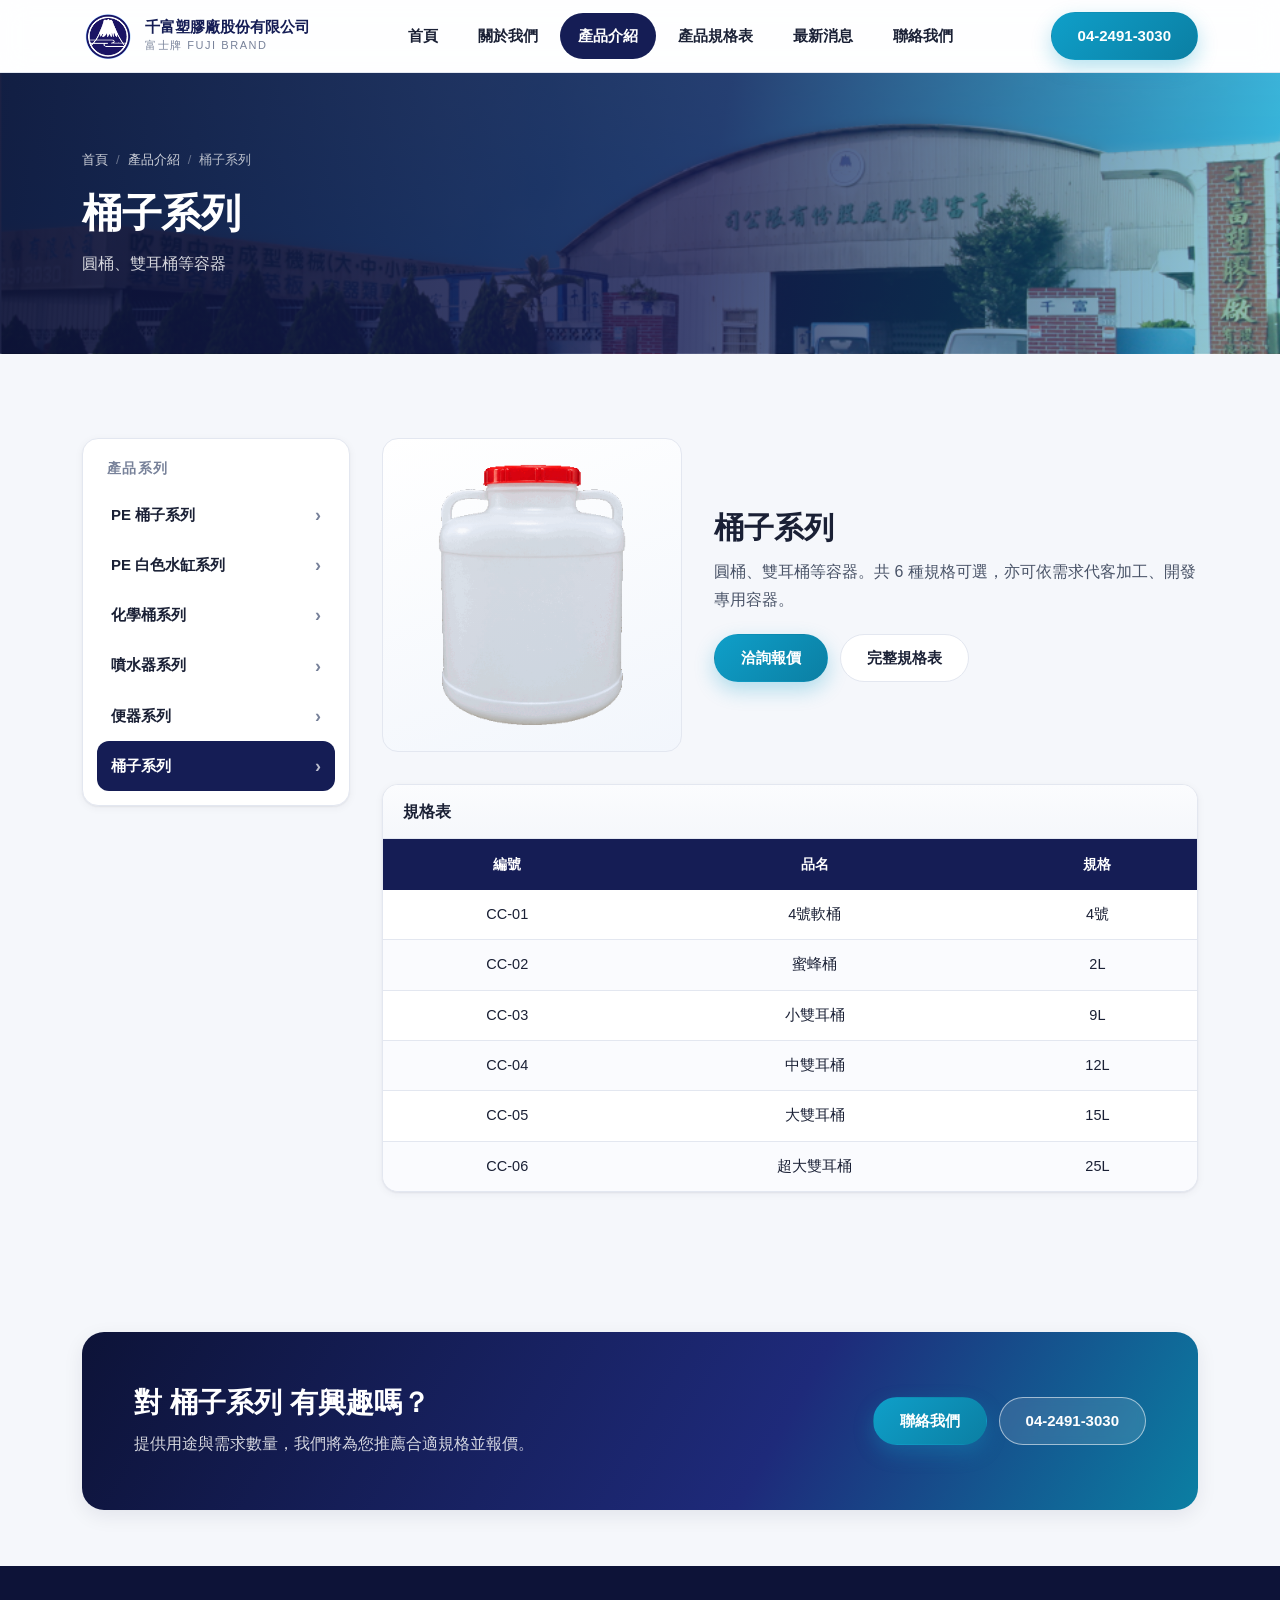
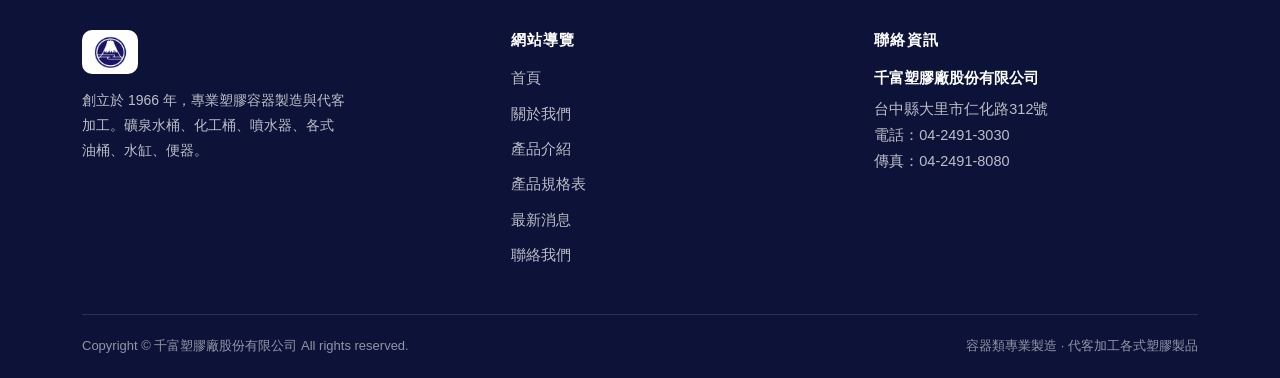
<file: products-8.html>
<!DOCTYPE html>
<html lang="zh-Hant">
<head>
<meta charset="utf-8">
<meta name="viewport" content="width=device-width, initial-scale=1">
<meta name="theme-color" content="#151d55">
<title>桶子系列 | 產品介紹 | 千富塑膠廠股份有限公司 富士牌</title>
<meta name="description" content="桶子系列－圓桶、雙耳桶等容器。千富塑膠廠(股)公司創立於西元1966年，專門生產塑膠容器製品，礦泉水桶、化工桶、噴水器、各式油桶、水缸、便器。加工：外銷製造專業產品如運動器材、玩具、機油容器、汽車零件等。為響應環保，於2010年合格通過SGS國家標準CNS12221號重金屬測試。">
<meta name="keywords" content="PE桶子, 桶子, 噴水器, 便器, PE白色水缸, 化工桶, 箱子, 塑膠容器, 容器類專業製造, 代客加工各式塑膠製品, 千富塑膠廠, 富士牌, FUJI BRAND">
<meta name="author" content="千富塑膠廠股份有限公司">
<meta name="robots" content="index,follow">
<meta property="og:type" content="website">
<meta property="og:title" content="桶子系列 | 產品介紹 | 千富塑膠廠股份有限公司 富士牌">
<meta property="og:description" content="桶子系列－圓桶、雙耳桶等容器。千富塑膠廠(股)公司創立於西元1966年，專門生產塑膠容器製品，礦泉水桶、化工桶、噴水器、各式油桶、水缸、便器。加工：外銷製造專業產品如運動器材、玩具、機油容器、汽車零件等。為響應環保，於2010年合格通過SGS國家標準CNS12221號重金屬測試。">
<meta property="og:url" content="https://www.fujibrand.com.tw/products-8.html">
<meta property="og:image" content="https://www.fujibrand.com.tw/images/main-banner-big.jpg">
<meta property="og:locale" content="zh_TW">
<link rel="canonical" href="https://www.fujibrand.com.tw/products-8.html">
<link rel="icon" href="images/fuji-logo.png" type="image/png">
<link rel="stylesheet" href="assets/site.css">
<script>document.documentElement.className += " js";</script>
</head>
<body>
<a class="skip-link" href="#main">跳至主要內容</a>
<header class="site-header">
  <div class="container header-inner">
    <a class="brand" href="index.html" aria-label="千富塑膠廠股份有限公司 首頁">
      <img src="images/fuji-logo.png" width="100" height="90" alt="富士牌 FUJI BRAND">
      <span class="brand-text">
        <strong>千富塑膠廠股份有限公司</strong>
        <span>富士牌 FUJI BRAND</span>
      </span>
    </a>
    <button class="nav-toggle" type="button" aria-expanded="false" aria-controls="site-nav" aria-label="開啟選單">
      <span></span><span></span><span></span>
    </button>
    <nav class="site-nav" id="site-nav" aria-label="主選單">
      <ul>
          <li><a href="index.html">首頁</a></li>
          <li><a href="about-us.html">關於我們</a></li>
          <li><a href="products.html" aria-current="page">產品介紹</a></li>
          <li><a href="spec.html">產品規格表</a></li>
          <li><a href="latest.html">最新消息</a></li>
          <li><a href="contact-us.html">聯絡我們</a></li>
      </ul>
    </nav>
    <a class="btn btn--primary header-cta" href="tel:+886424913030">04-2491-3030</a>
  </div>
</header>
<main id="main">
<section class="page-hero">
  <div class="container">
    <ul class="breadcrumb">
        <li><a href="index.html">首頁</a></li>
        <li><a href="products.html">產品介紹</a></li>
        <li>桶子系列</li>
    </ul>
    <h1>桶子系列</h1>
    <p>圓桶、雙耳桶等容器</p>
  </div>
</section>

<section class="section">
  <div class="container">
    <div class="product-layout">
      <aside class="side-nav" aria-label="產品系列">
        <h2>產品系列</h2>
        <ul>
        <li><a href="products.html">PE 桶子系列</a></li>
        <li><a href="products-3.html">PE 白色水缸系列</a></li>
        <li><a href="products-4.html">化學桶系列</a></li>
        <li><a href="products-6.html">噴水器系列</a></li>
        <li><a href="products-7.html">便器系列</a></li>
        <li><a href="products-8.html" aria-current="page">桶子系列</a></li>
        </ul>
      </aside>
      <div>
        <div class="product-head reveal">
          <div class="product-photo">
            <img src="images/products/drum.png" alt="桶子系列">
          </div>
          <div>
            <h2 class="product-title">桶子系列</h2>
            <p>圓桶、雙耳桶等容器。共 6 種規格可選，亦可依需求代客加工、開發專用容器。</p>
            <div class="btn-row" style="margin-top:20px">
              <a class="btn btn--primary" href="contact-us.html">洽詢報價</a>
              <a class="btn btn--outline" href="spec.html">完整規格表</a>
            </div>
          </div>
        </div>
        <p class="scroll-hint">← 表格可左右滑動查看完整欄位 →</p>
      <div class="table-card reveal">
        <h3>規格表</h3>
        <div class="table-scroll">
          <table>
            <thead>
            <tr>
              <th scope="col">編號</th>
              <th scope="col">品名</th>
              <th scope="col">規格</th>
            </tr>
            </thead>
            <tbody>
            <tr>
              <td>CC-01</td>
              <td>4號軟桶</td>
              <td>4號</td>
            </tr>
            <tr>
              <td>CC-02</td>
              <td>蜜蜂桶</td>
              <td>2L</td>
            </tr>
            <tr>
              <td>CC-03</td>
              <td>小雙耳桶</td>
              <td>9L</td>
            </tr>
            <tr>
              <td>CC-04</td>
              <td>中雙耳桶</td>
              <td>12L</td>
            </tr>
            <tr>
              <td>CC-05</td>
              <td>大雙耳桶</td>
              <td>15L</td>
            </tr>
            <tr>
              <td>CC-06</td>
              <td>超大雙耳桶</td>
              <td>25L</td>
            </tr>
            </tbody>
          </table>
        </div>
      </div>
      </div>
    </div>
  </div>
</section>

<section class="section section--tight">
  <div class="container">
    <div class="cta-band reveal">
      <div>
        <h2>對 桶子系列 有興趣嗎？</h2>
        <p>提供用途與需求數量，我們將為您推薦合適規格並報價。</p>
      </div>
      <div class="btn-row">
        <a class="btn btn--primary" href="contact-us.html">聯絡我們</a>
        <a class="btn btn--ghost" href="tel:+886424913030">04-2491-3030</a>
      </div>
    </div>
  </div>
</section>
</main>
<footer class="site-footer">
  <div class="container">
    <div class="footer-grid">
      <div class="footer-brand">
        <img src="images/fuji-logo.png" width="100" height="90" alt="富士牌 FUJI BRAND">
        <p>創立於 1966 年，專業塑膠容器製造與代客加工。礦泉水桶、化工桶、噴水器、各式油桶、水缸、便器。</p>
      </div>
      <div>
        <h3>網站導覽</h3>
        <ul class="footer-links">
          <li><a href="index.html">首頁</a></li>
          <li><a href="about-us.html">關於我們</a></li>
          <li><a href="products.html">產品介紹</a></li>
          <li><a href="spec.html">產品規格表</a></li>
          <li><a href="latest.html">最新消息</a></li>
          <li><a href="contact-us.html">聯絡我們</a></li>
        </ul>
      </div>
      <div>
        <h3>聯絡資訊</h3>
        <div class="footer-office">
          <strong>千富塑膠廠股份有限公司</strong>
          <p>台中縣大里市仁化路312號<br>
            電話：<a href="tel:+886424913030">04-2491-3030</a><br>
            傳真：04-2491-8080</p>
        </div>
      </div>
    </div>
    <div class="footer-bottom">
      <span>Copyright &copy; 千富塑膠廠股份有限公司 All rights reserved.</span>
      <span>容器類專業製造 · 代客加工各式塑膠製品</span>
    </div>
  </div>
</footer>
<button class="to-top" type="button" aria-label="回到頁首">↑</button>
<script src="assets/site.js" defer></script>
</body>
</html>
</file>
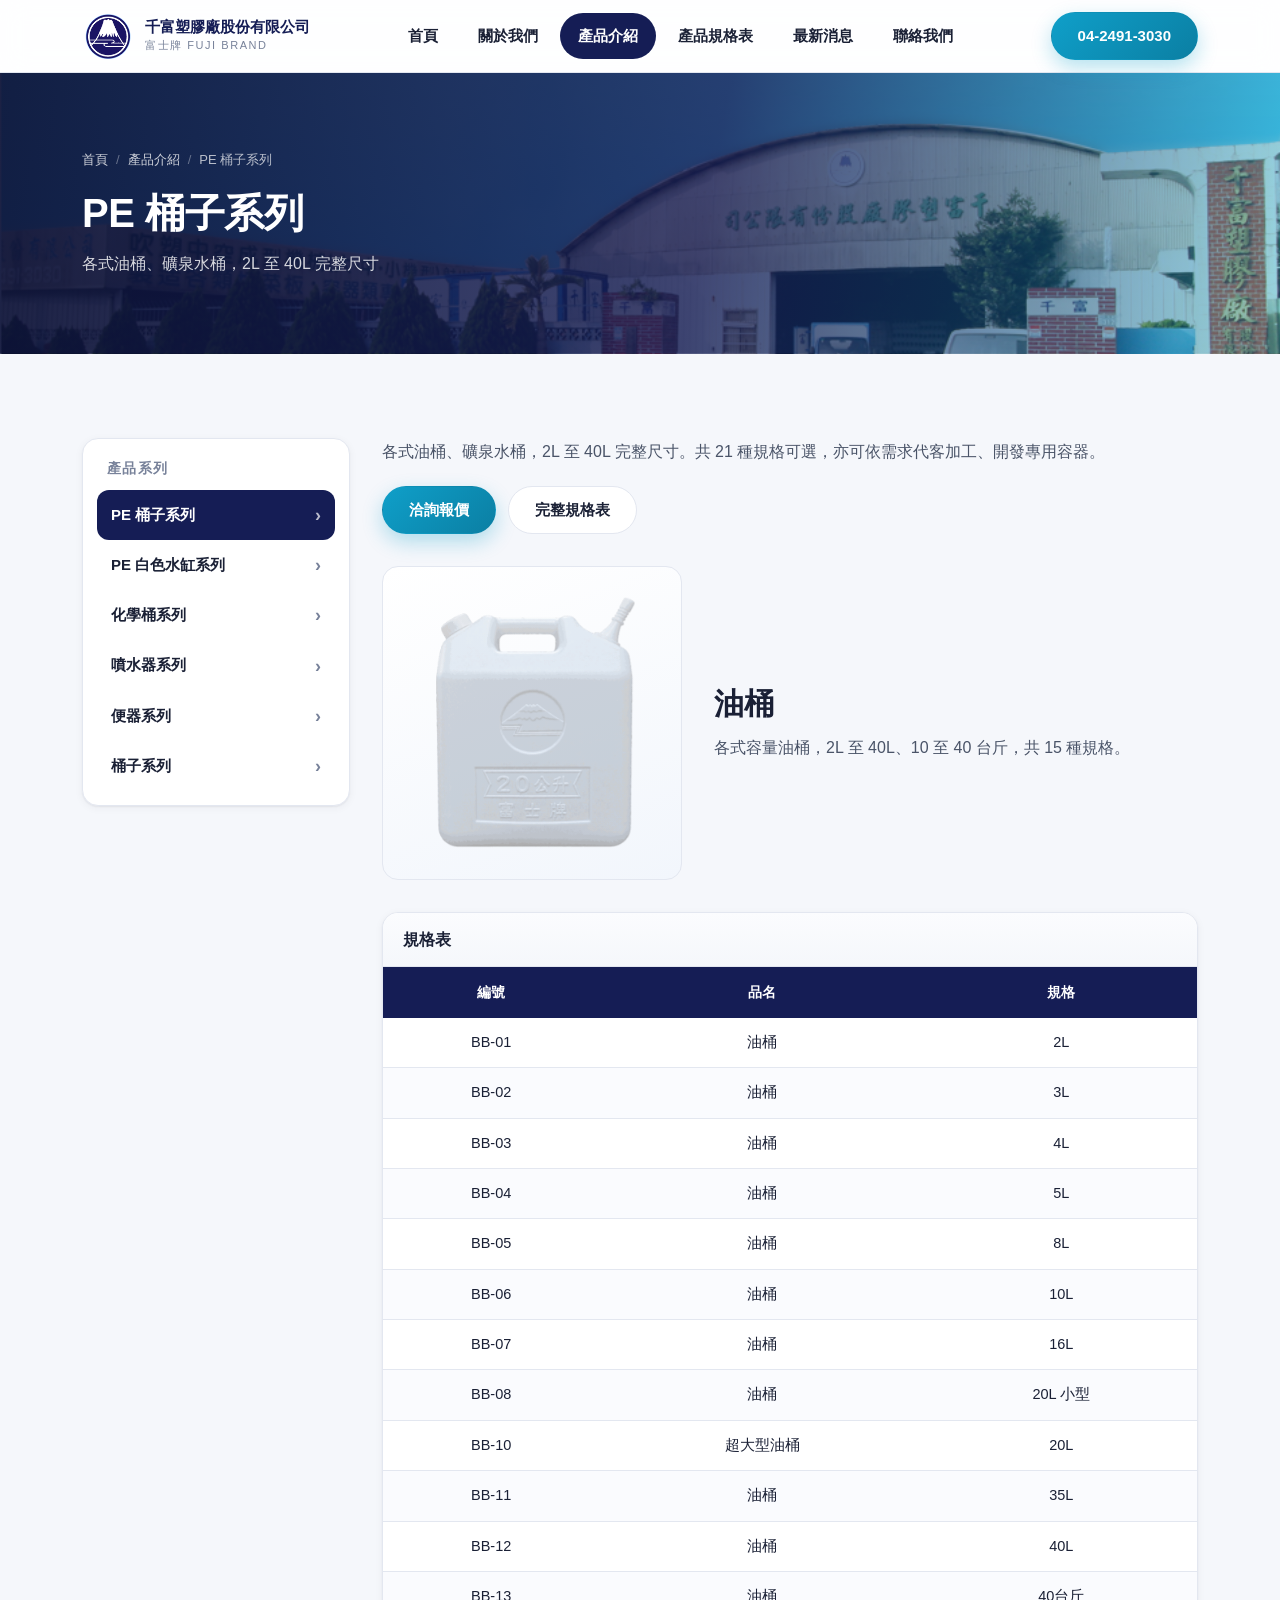
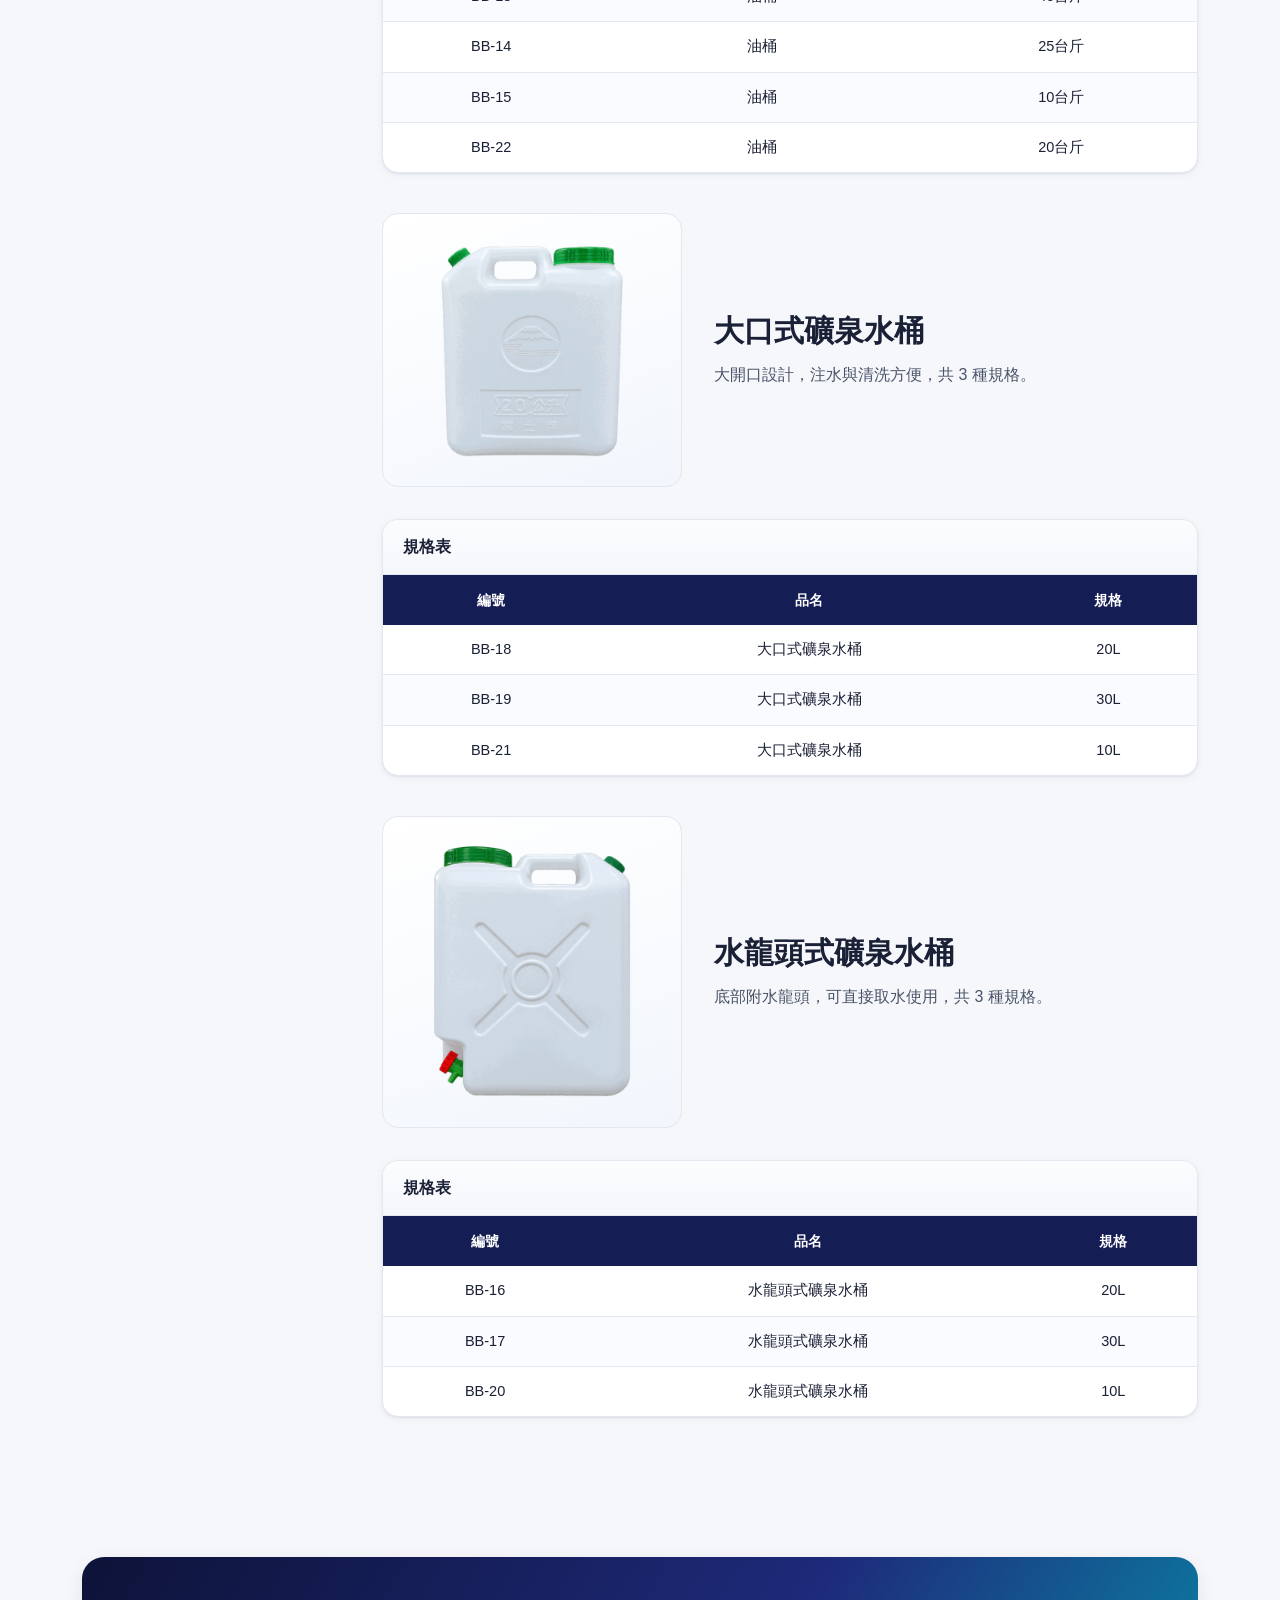
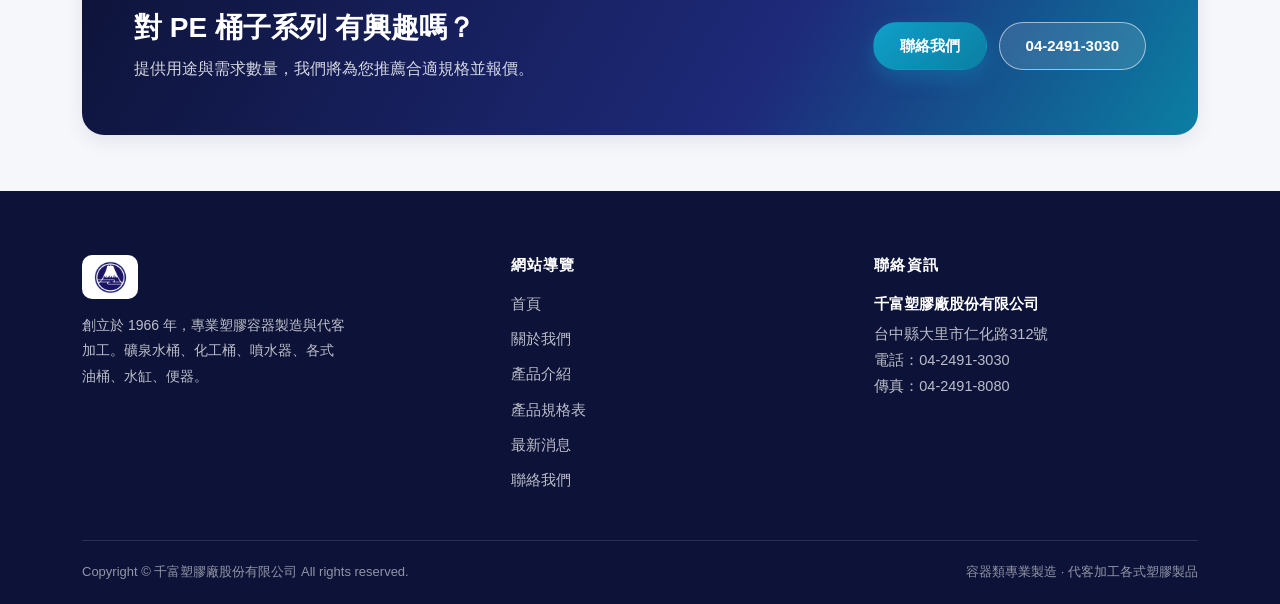
<file: products.html>
<!DOCTYPE html>
<html lang="zh-Hant">
<head>
<meta charset="utf-8">
<meta name="viewport" content="width=device-width, initial-scale=1">
<meta name="theme-color" content="#151d55">
<title>PE 桶子系列 | 產品介紹 | 千富塑膠廠股份有限公司 富士牌</title>
<meta name="description" content="PE 桶子系列－各式油桶、礦泉水桶，2L 至 40L 完整尺寸。千富塑膠廠(股)公司創立於西元1966年，專門生產塑膠容器製品，礦泉水桶、化工桶、噴水器、各式油桶、水缸、便器。加工：外銷製造專業產品如運動器材、玩具、機油容器、汽車零件等。為響應環保，於2010年合格通過SGS國家標準CNS12221號重金屬測試。">
<meta name="keywords" content="PE桶子, 桶子, 噴水器, 便器, PE白色水缸, 化工桶, 箱子, 塑膠容器, 容器類專業製造, 代客加工各式塑膠製品, 千富塑膠廠, 富士牌, FUJI BRAND">
<meta name="author" content="千富塑膠廠股份有限公司">
<meta name="robots" content="index,follow">
<meta property="og:type" content="website">
<meta property="og:title" content="PE 桶子系列 | 產品介紹 | 千富塑膠廠股份有限公司 富士牌">
<meta property="og:description" content="PE 桶子系列－各式油桶、礦泉水桶，2L 至 40L 完整尺寸。千富塑膠廠(股)公司創立於西元1966年，專門生產塑膠容器製品，礦泉水桶、化工桶、噴水器、各式油桶、水缸、便器。加工：外銷製造專業產品如運動器材、玩具、機油容器、汽車零件等。為響應環保，於2010年合格通過SGS國家標準CNS12221號重金屬測試。">
<meta property="og:url" content="https://www.fujibrand.com.tw/products.html">
<meta property="og:image" content="https://www.fujibrand.com.tw/images/main-banner-big.jpg">
<meta property="og:locale" content="zh_TW">
<link rel="canonical" href="https://www.fujibrand.com.tw/products.html">
<link rel="icon" href="images/fuji-logo.png" type="image/png">
<link rel="stylesheet" href="assets/site.css">
<script>document.documentElement.className += " js";</script>
</head>
<body>
<a class="skip-link" href="#main">跳至主要內容</a>
<header class="site-header">
  <div class="container header-inner">
    <a class="brand" href="index.html" aria-label="千富塑膠廠股份有限公司 首頁">
      <img src="images/fuji-logo.png" width="100" height="90" alt="富士牌 FUJI BRAND">
      <span class="brand-text">
        <strong>千富塑膠廠股份有限公司</strong>
        <span>富士牌 FUJI BRAND</span>
      </span>
    </a>
    <button class="nav-toggle" type="button" aria-expanded="false" aria-controls="site-nav" aria-label="開啟選單">
      <span></span><span></span><span></span>
    </button>
    <nav class="site-nav" id="site-nav" aria-label="主選單">
      <ul>
          <li><a href="index.html">首頁</a></li>
          <li><a href="about-us.html">關於我們</a></li>
          <li><a href="products.html" aria-current="page">產品介紹</a></li>
          <li><a href="spec.html">產品規格表</a></li>
          <li><a href="latest.html">最新消息</a></li>
          <li><a href="contact-us.html">聯絡我們</a></li>
      </ul>
    </nav>
    <a class="btn btn--primary header-cta" href="tel:+886424913030">04-2491-3030</a>
  </div>
</header>
<main id="main">
<section class="page-hero">
  <div class="container">
    <ul class="breadcrumb">
        <li><a href="index.html">首頁</a></li>
        <li><a href="products.html">產品介紹</a></li>
        <li>PE 桶子系列</li>
    </ul>
    <h1>PE 桶子系列</h1>
    <p>各式油桶、礦泉水桶，2L 至 40L 完整尺寸</p>
  </div>
</section>

<section class="section">
  <div class="container">
    <div class="product-layout">
      <aside class="side-nav" aria-label="產品系列">
        <h2>產品系列</h2>
        <ul>
        <li><a href="products.html" aria-current="page">PE 桶子系列</a></li>
        <li><a href="products-3.html">PE 白色水缸系列</a></li>
        <li><a href="products-4.html">化學桶系列</a></li>
        <li><a href="products-6.html">噴水器系列</a></li>
        <li><a href="products-7.html">便器系列</a></li>
        <li><a href="products-8.html">桶子系列</a></li>
        </ul>
      </aside>
      <div>
        <div class="product-intro reveal">
          <p>各式油桶、礦泉水桶，2L 至 40L 完整尺寸。共 21 種規格可選，亦可依需求代客加工、開發專用容器。</p>
          <div class="btn-row" style="margin-top:20px">
            <a class="btn btn--primary" href="contact-us.html">洽詢報價</a>
            <a class="btn btn--outline" href="spec.html">完整規格表</a>
          </div>
        </div>
        <p class="scroll-hint">← 表格可左右滑動查看完整欄位 →</p>
        <div class="product-head reveal">
          <div class="product-photo">
            <img src="images/products/oil-bucket.png" alt="油桶" loading="lazy">
          </div>
          <div>
            <h2 class="product-title">油桶</h2>
            <p>各式容量油桶，2L 至 40L、10 至 40 台斤，共 15 種規格。</p>
          </div>
        </div>
      <div class="table-card reveal">
        <h3>規格表</h3>
        <div class="table-scroll">
          <table>
            <thead>
            <tr>
              <th scope="col">編號</th>
              <th scope="col">品名</th>
              <th scope="col">規格</th>
            </tr>
            </thead>
            <tbody>
            <tr>
              <td>BB-01</td>
              <td>油桶</td>
              <td>2L</td>
            </tr>
            <tr>
              <td>BB-02</td>
              <td>油桶</td>
              <td>3L</td>
            </tr>
            <tr>
              <td>BB-03</td>
              <td>油桶</td>
              <td>4L</td>
            </tr>
            <tr>
              <td>BB-04</td>
              <td>油桶</td>
              <td>5L</td>
            </tr>
            <tr>
              <td>BB-05</td>
              <td>油桶</td>
              <td>8L</td>
            </tr>
            <tr>
              <td>BB-06</td>
              <td>油桶</td>
              <td>10L</td>
            </tr>
            <tr>
              <td>BB-07</td>
              <td>油桶</td>
              <td>16L</td>
            </tr>
            <tr>
              <td>BB-08</td>
              <td>油桶</td>
              <td>20L 小型</td>
            </tr>
            <tr>
              <td>BB-10</td>
              <td>超大型油桶</td>
              <td>20L</td>
            </tr>
            <tr>
              <td>BB-11</td>
              <td>油桶</td>
              <td>35L</td>
            </tr>
            <tr>
              <td>BB-12</td>
              <td>油桶</td>
              <td>40L</td>
            </tr>
            <tr>
              <td>BB-13</td>
              <td>油桶</td>
              <td>40台斤</td>
            </tr>
            <tr>
              <td>BB-14</td>
              <td>油桶</td>
              <td>25台斤</td>
            </tr>
            <tr>
              <td>BB-15</td>
              <td>油桶</td>
              <td>10台斤</td>
            </tr>
            <tr>
              <td>BB-22</td>
              <td>油桶</td>
              <td>20台斤</td>
            </tr>
            </tbody>
          </table>
        </div>
      </div>
        <div class="product-head reveal">
          <div class="product-photo">
            <img src="images/products/water-wide-mouth.png" alt="大口式礦泉水桶" loading="lazy">
          </div>
          <div>
            <h2 class="product-title">大口式礦泉水桶</h2>
            <p>大開口設計，注水與清洗方便，共 3 種規格。</p>
          </div>
        </div>
      <div class="table-card reveal">
        <h3>規格表</h3>
        <div class="table-scroll">
          <table>
            <thead>
            <tr>
              <th scope="col">編號</th>
              <th scope="col">品名</th>
              <th scope="col">規格</th>
            </tr>
            </thead>
            <tbody>
            <tr>
              <td>BB-18</td>
              <td>大口式礦泉水桶</td>
              <td>20L</td>
            </tr>
            <tr>
              <td>BB-19</td>
              <td>大口式礦泉水桶</td>
              <td>30L</td>
            </tr>
            <tr>
              <td>BB-21</td>
              <td>大口式礦泉水桶</td>
              <td>10L</td>
            </tr>
            </tbody>
          </table>
        </div>
      </div>
        <div class="product-head reveal">
          <div class="product-photo">
            <img src="images/products/water-tap.png" alt="水龍頭式礦泉水桶" loading="lazy">
          </div>
          <div>
            <h2 class="product-title">水龍頭式礦泉水桶</h2>
            <p>底部附水龍頭，可直接取水使用，共 3 種規格。</p>
          </div>
        </div>
      <div class="table-card reveal">
        <h3>規格表</h3>
        <div class="table-scroll">
          <table>
            <thead>
            <tr>
              <th scope="col">編號</th>
              <th scope="col">品名</th>
              <th scope="col">規格</th>
            </tr>
            </thead>
            <tbody>
            <tr>
              <td>BB-16</td>
              <td>水龍頭式礦泉水桶</td>
              <td>20L</td>
            </tr>
            <tr>
              <td>BB-17</td>
              <td>水龍頭式礦泉水桶</td>
              <td>30L</td>
            </tr>
            <tr>
              <td>BB-20</td>
              <td>水龍頭式礦泉水桶</td>
              <td>10L</td>
            </tr>
            </tbody>
          </table>
        </div>
      </div>
      </div>
    </div>
  </div>
</section>

<section class="section section--tight">
  <div class="container">
    <div class="cta-band reveal">
      <div>
        <h2>對 PE 桶子系列 有興趣嗎？</h2>
        <p>提供用途與需求數量，我們將為您推薦合適規格並報價。</p>
      </div>
      <div class="btn-row">
        <a class="btn btn--primary" href="contact-us.html">聯絡我們</a>
        <a class="btn btn--ghost" href="tel:+886424913030">04-2491-3030</a>
      </div>
    </div>
  </div>
</section>
</main>
<footer class="site-footer">
  <div class="container">
    <div class="footer-grid">
      <div class="footer-brand">
        <img src="images/fuji-logo.png" width="100" height="90" alt="富士牌 FUJI BRAND">
        <p>創立於 1966 年，專業塑膠容器製造與代客加工。礦泉水桶、化工桶、噴水器、各式油桶、水缸、便器。</p>
      </div>
      <div>
        <h3>網站導覽</h3>
        <ul class="footer-links">
          <li><a href="index.html">首頁</a></li>
          <li><a href="about-us.html">關於我們</a></li>
          <li><a href="products.html">產品介紹</a></li>
          <li><a href="spec.html">產品規格表</a></li>
          <li><a href="latest.html">最新消息</a></li>
          <li><a href="contact-us.html">聯絡我們</a></li>
        </ul>
      </div>
      <div>
        <h3>聯絡資訊</h3>
        <div class="footer-office">
          <strong>千富塑膠廠股份有限公司</strong>
          <p>台中縣大里市仁化路312號<br>
            電話：<a href="tel:+886424913030">04-2491-3030</a><br>
            傳真：04-2491-8080</p>
        </div>
      </div>
    </div>
    <div class="footer-bottom">
      <span>Copyright &copy; 千富塑膠廠股份有限公司 All rights reserved.</span>
      <span>容器類專業製造 · 代客加工各式塑膠製品</span>
    </div>
  </div>
</footer>
<button class="to-top" type="button" aria-label="回到頁首">↑</button>
<script src="assets/site.js" defer></script>
</body>
</html>
</file>
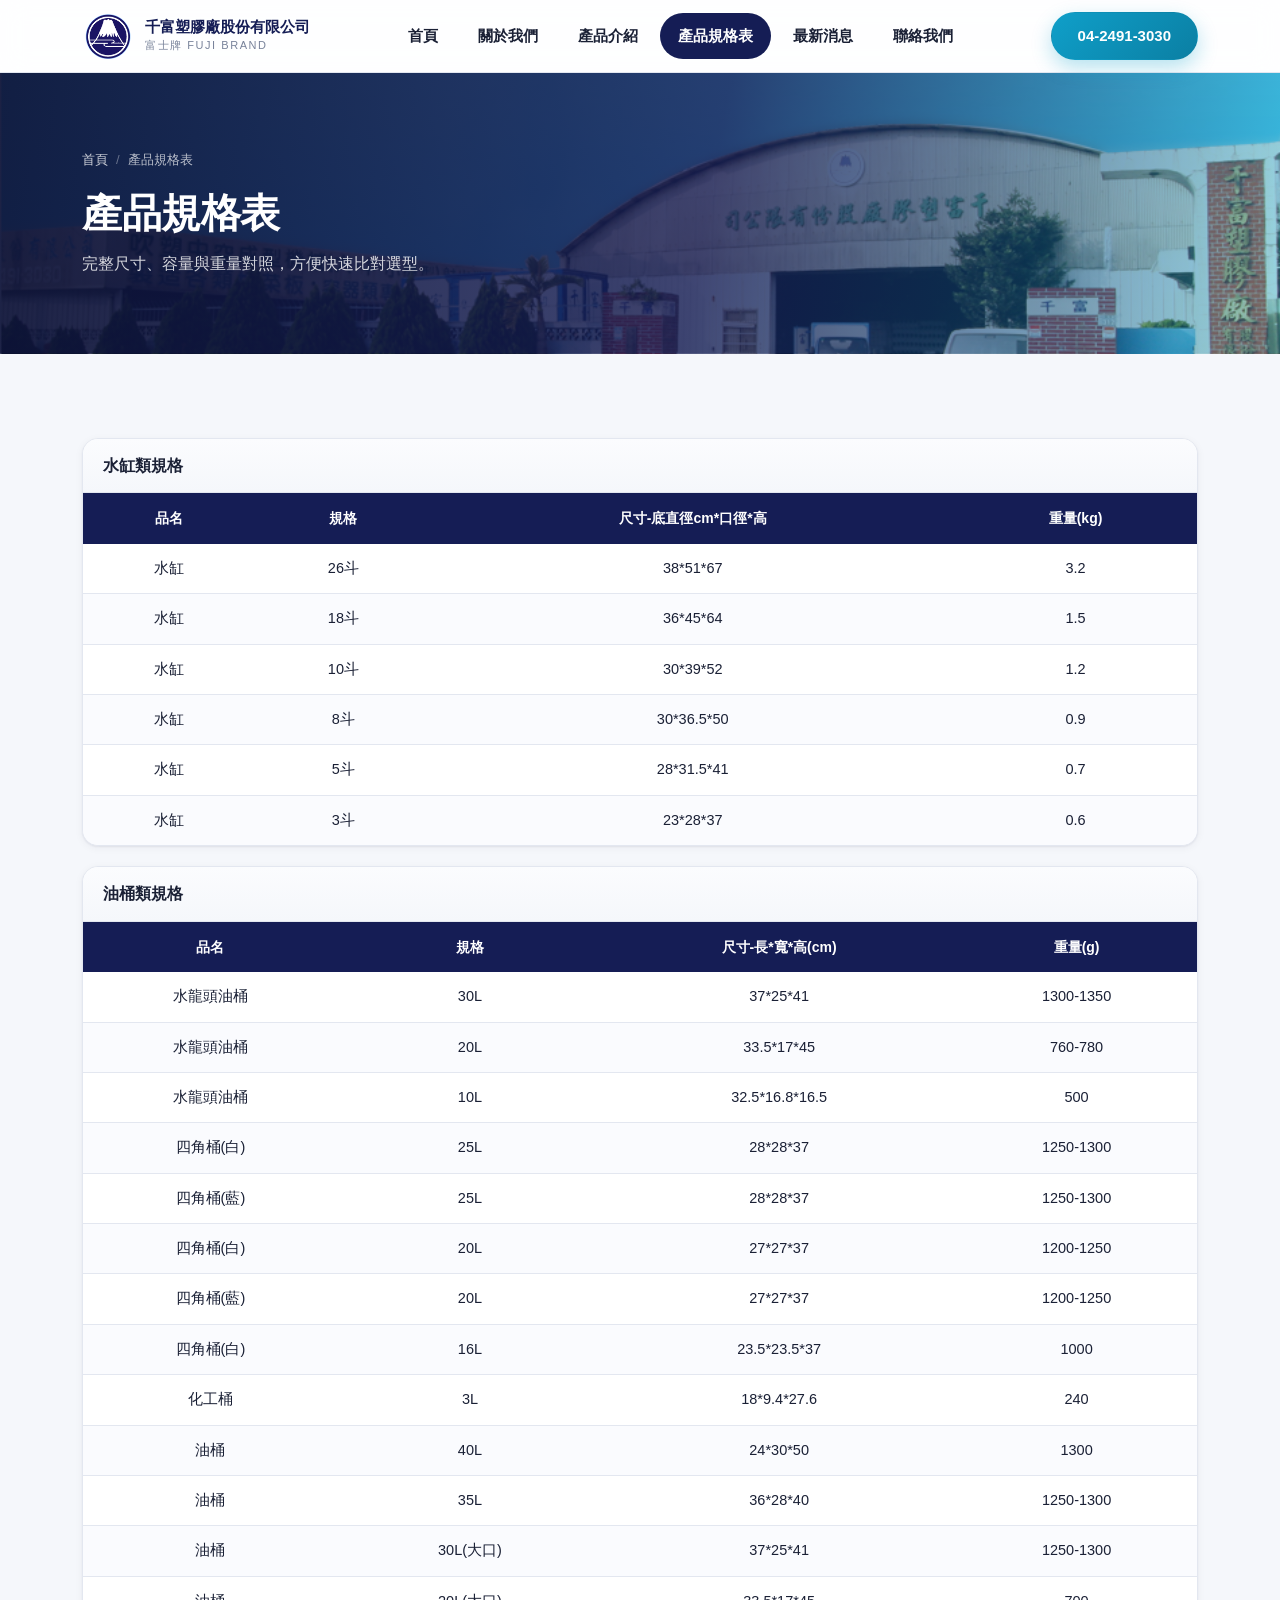
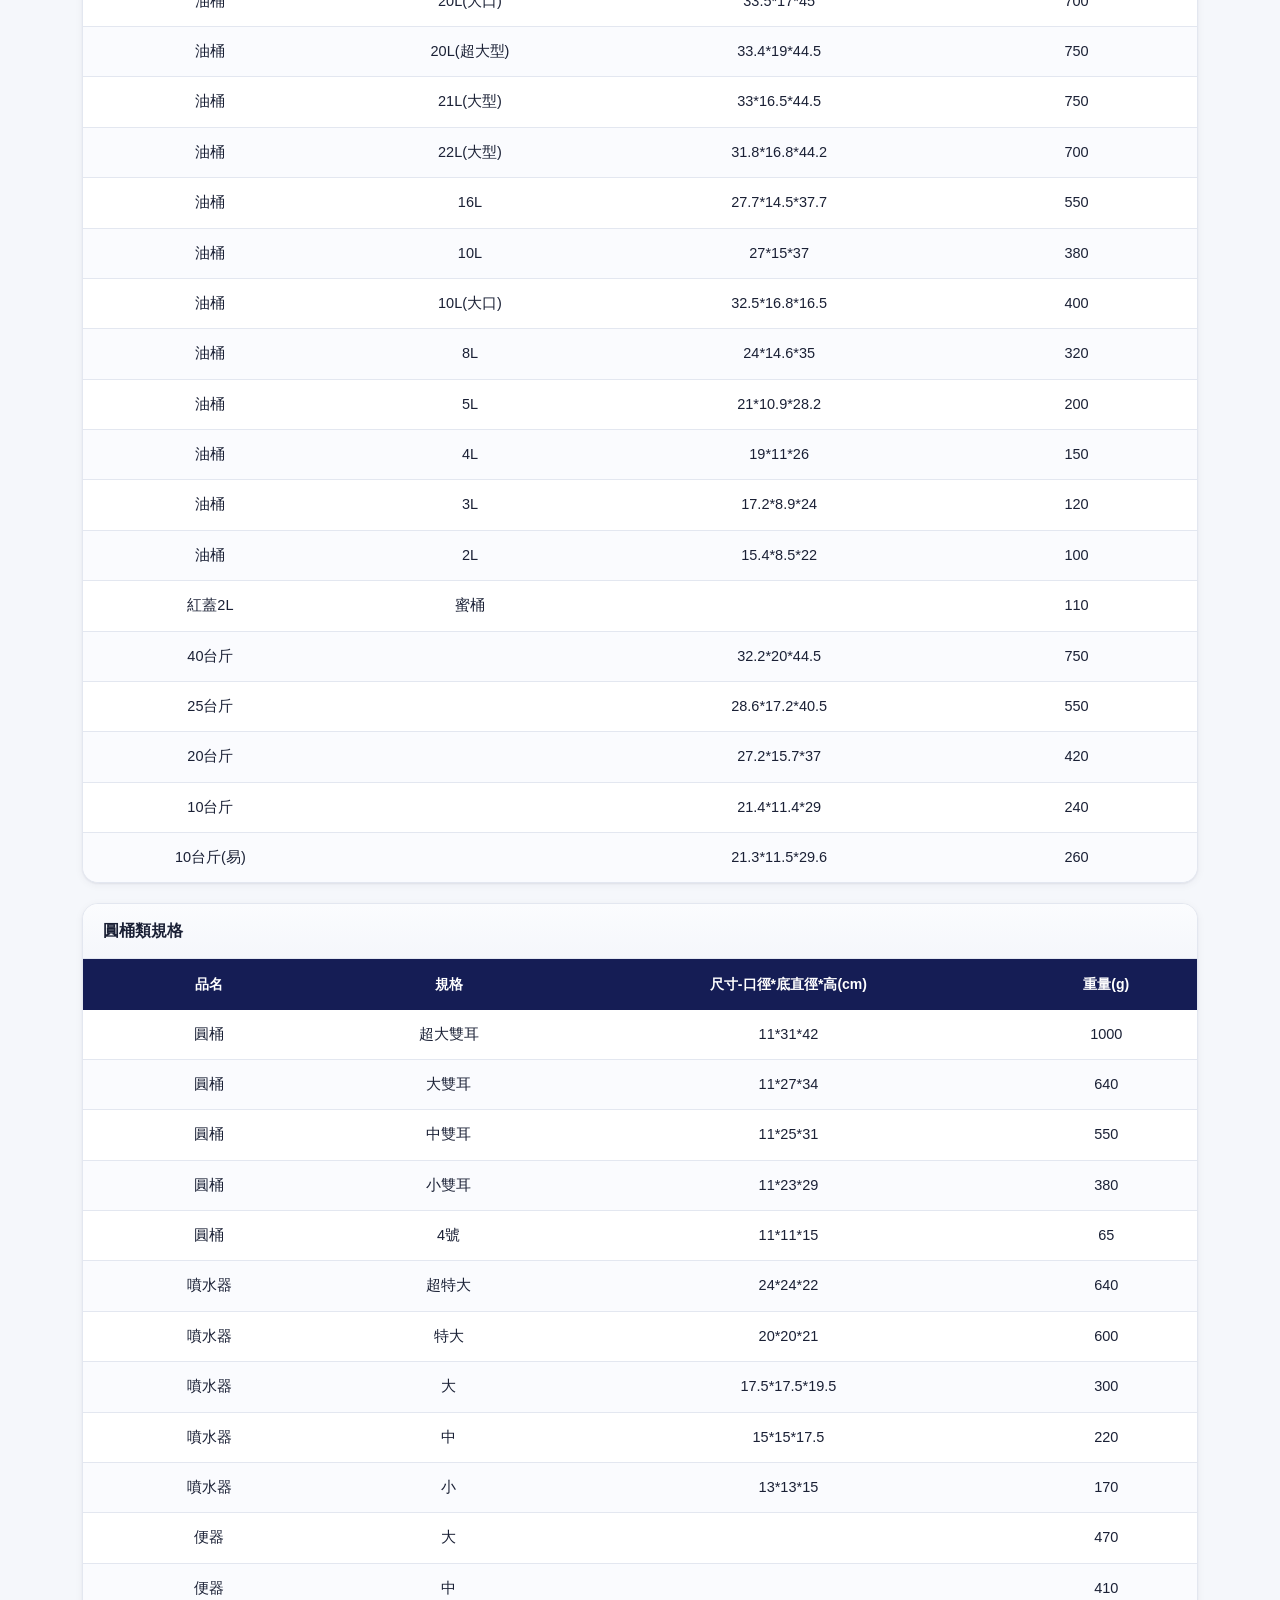
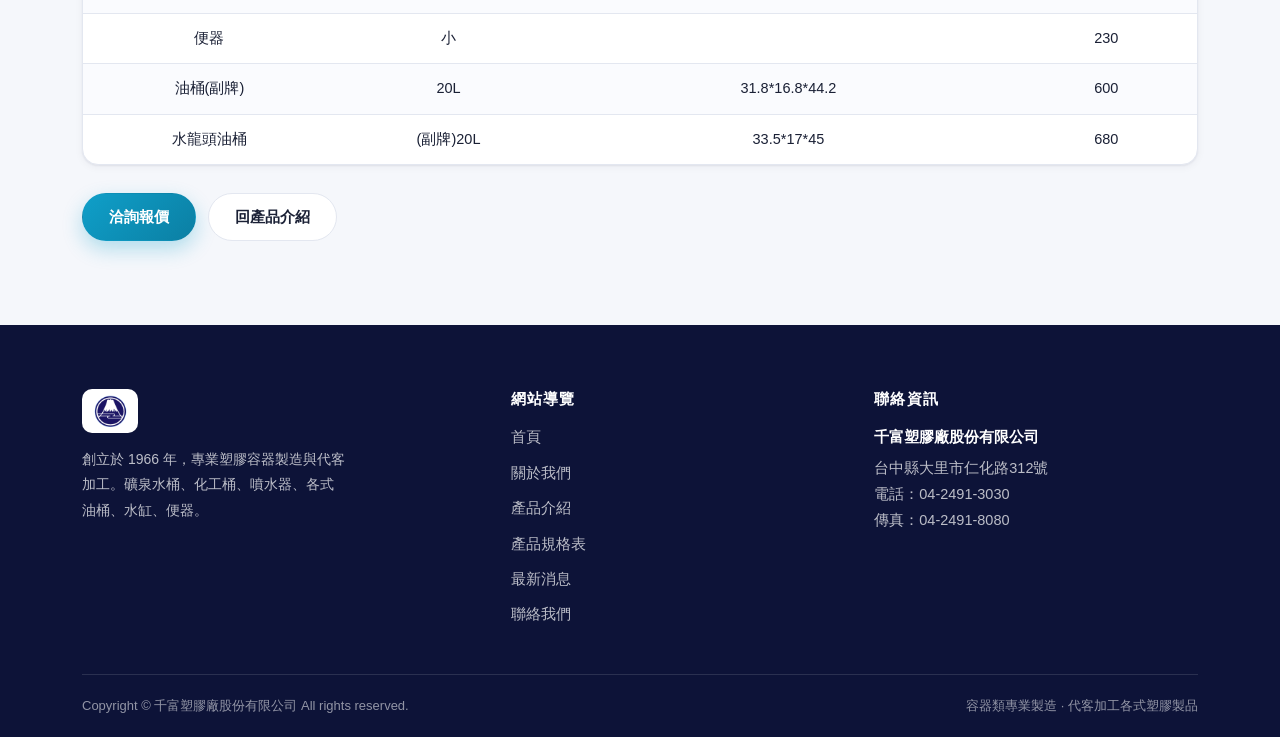
<file: spec.html>
<!DOCTYPE html>
<html lang="zh-Hant">
<head>
<meta charset="utf-8">
<meta name="viewport" content="width=device-width, initial-scale=1">
<meta name="theme-color" content="#151d55">
<title>產品規格表 | 千富塑膠廠股份有限公司 富士牌 FUJI BRAND</title>
<meta name="description" content="千富塑膠廠(股)公司創立於西元1966年，專門生產塑膠容器製品，礦泉水桶、化工桶、噴水器、各式油桶、水缸、便器。加工：外銷製造專業產品如運動器材、玩具、機油容器、汽車零件等。為響應環保，於2010年合格通過SGS國家標準CNS12221號重金屬測試。">
<meta name="keywords" content="PE桶子, 桶子, 噴水器, 便器, PE白色水缸, 化工桶, 箱子, 塑膠容器, 容器類專業製造, 代客加工各式塑膠製品, 千富塑膠廠, 富士牌, FUJI BRAND">
<meta name="author" content="千富塑膠廠股份有限公司">
<meta name="robots" content="index,follow">
<meta property="og:type" content="website">
<meta property="og:title" content="產品規格表 | 千富塑膠廠股份有限公司 富士牌 FUJI BRAND">
<meta property="og:description" content="千富塑膠廠(股)公司創立於西元1966年，專門生產塑膠容器製品，礦泉水桶、化工桶、噴水器、各式油桶、水缸、便器。加工：外銷製造專業產品如運動器材、玩具、機油容器、汽車零件等。為響應環保，於2010年合格通過SGS國家標準CNS12221號重金屬測試。">
<meta property="og:url" content="https://www.fujibrand.com.tw/spec.html">
<meta property="og:image" content="https://www.fujibrand.com.tw/images/main-banner-big.jpg">
<meta property="og:locale" content="zh_TW">
<link rel="canonical" href="https://www.fujibrand.com.tw/spec.html">
<link rel="icon" href="images/fuji-logo.png" type="image/png">
<link rel="stylesheet" href="assets/site.css">
<script>document.documentElement.className += " js";</script>
</head>
<body>
<a class="skip-link" href="#main">跳至主要內容</a>
<header class="site-header">
  <div class="container header-inner">
    <a class="brand" href="index.html" aria-label="千富塑膠廠股份有限公司 首頁">
      <img src="images/fuji-logo.png" width="100" height="90" alt="富士牌 FUJI BRAND">
      <span class="brand-text">
        <strong>千富塑膠廠股份有限公司</strong>
        <span>富士牌 FUJI BRAND</span>
      </span>
    </a>
    <button class="nav-toggle" type="button" aria-expanded="false" aria-controls="site-nav" aria-label="開啟選單">
      <span></span><span></span><span></span>
    </button>
    <nav class="site-nav" id="site-nav" aria-label="主選單">
      <ul>
          <li><a href="index.html">首頁</a></li>
          <li><a href="about-us.html">關於我們</a></li>
          <li><a href="products.html">產品介紹</a></li>
          <li><a href="spec.html" aria-current="page">產品規格表</a></li>
          <li><a href="latest.html">最新消息</a></li>
          <li><a href="contact-us.html">聯絡我們</a></li>
      </ul>
    </nav>
    <a class="btn btn--primary header-cta" href="tel:+886424913030">04-2491-3030</a>
  </div>
</header>
<main id="main">
<section class="page-hero">
  <div class="container">
    <ul class="breadcrumb">
        <li><a href="index.html">首頁</a></li>
        <li>產品規格表</li>
    </ul>
    <h1>產品規格表</h1>
    <p>完整尺寸、容量與重量對照，方便快速比對選型。</p>
  </div>
</section>

<section class="section">
  <div class="container">
    <p class="scroll-hint">← 表格可左右滑動查看完整欄位 →</p>
    <div class="table-card reveal">
      <h3>水缸類規格</h3>
      <div class="table-scroll">
        <table>
          <thead>
          <tr>
            <th scope="col">品名</th>
            <th scope="col">規格</th>
            <th scope="col">尺寸-底直徑cm*口徑*高</th>
            <th scope="col">重量(kg)</th>
          </tr>
          </thead>
          <tbody>
          <tr>
            <td>水缸</td>
            <td>26斗</td>
            <td>38*51*67</td>
            <td>3.2</td>
          </tr>
          <tr>
            <td>水缸</td>
            <td>18斗</td>
            <td>36*45*64</td>
            <td>1.5</td>
          </tr>
          <tr>
            <td>水缸</td>
            <td>10斗</td>
            <td>30*39*52</td>
            <td>1.2</td>
          </tr>
          <tr>
            <td>水缸</td>
            <td>8斗</td>
            <td>30*36.5*50</td>
            <td>0.9</td>
          </tr>
          <tr>
            <td>水缸</td>
            <td>5斗</td>
            <td>28*31.5*41</td>
            <td>0.7</td>
          </tr>
          <tr>
            <td>水缸</td>
            <td>3斗</td>
            <td>23*28*37</td>
            <td>0.6</td>
          </tr>
          </tbody>
        </table>
      </div>
    </div>
    <div class="table-card reveal">
      <h3>油桶類規格</h3>
      <div class="table-scroll">
        <table>
          <thead>
          <tr>
            <th scope="col">品名</th>
            <th scope="col">規格</th>
            <th scope="col">尺寸-長*寬*高(cm)</th>
            <th scope="col">重量(g)</th>
          </tr>
          </thead>
          <tbody>
          <tr>
            <td>水龍頭油桶</td>
            <td>30L</td>
            <td>37*25*41</td>
            <td>1300-1350</td>
          </tr>
          <tr>
            <td>水龍頭油桶</td>
            <td>20L</td>
            <td>33.5*17*45</td>
            <td>760-780</td>
          </tr>
          <tr>
            <td>水龍頭油桶</td>
            <td>10L</td>
            <td>32.5*16.8*16.5</td>
            <td>500</td>
          </tr>
          <tr>
            <td>四角桶(白)</td>
            <td>25L</td>
            <td>28*28*37</td>
            <td>1250-1300</td>
          </tr>
          <tr>
            <td>四角桶(藍)</td>
            <td>25L</td>
            <td>28*28*37</td>
            <td>1250-1300</td>
          </tr>
          <tr>
            <td>四角桶(白)</td>
            <td>20L</td>
            <td>27*27*37</td>
            <td>1200-1250</td>
          </tr>
          <tr>
            <td>四角桶(藍)</td>
            <td>20L</td>
            <td>27*27*37</td>
            <td>1200-1250</td>
          </tr>
          <tr>
            <td>四角桶(白)</td>
            <td>16L</td>
            <td>23.5*23.5*37</td>
            <td>1000</td>
          </tr>
          <tr>
            <td>化工桶</td>
            <td>3L</td>
            <td>18*9.4*27.6</td>
            <td>240</td>
          </tr>
          <tr>
            <td>油桶</td>
            <td>40L</td>
            <td>24*30*50</td>
            <td>1300</td>
          </tr>
          <tr>
            <td>油桶</td>
            <td>35L</td>
            <td>36*28*40</td>
            <td>1250-1300</td>
          </tr>
          <tr>
            <td>油桶</td>
            <td>30L(大口)</td>
            <td>37*25*41</td>
            <td>1250-1300</td>
          </tr>
          <tr>
            <td>油桶</td>
            <td>20L(大口)</td>
            <td>33.5*17*45</td>
            <td>700</td>
          </tr>
          <tr>
            <td>油桶</td>
            <td>20L(超大型)</td>
            <td>33.4*19*44.5</td>
            <td>750</td>
          </tr>
          <tr>
            <td>油桶</td>
            <td>21L(大型)</td>
            <td>33*16.5*44.5</td>
            <td>750</td>
          </tr>
          <tr>
            <td>油桶</td>
            <td>22L(大型)</td>
            <td>31.8*16.8*44.2</td>
            <td>700</td>
          </tr>
          <tr>
            <td>油桶</td>
            <td>16L</td>
            <td>27.7*14.5*37.7</td>
            <td>550</td>
          </tr>
          <tr>
            <td>油桶</td>
            <td>10L</td>
            <td>27*15*37</td>
            <td>380</td>
          </tr>
          <tr>
            <td>油桶</td>
            <td>10L(大口)</td>
            <td>32.5*16.8*16.5</td>
            <td>400</td>
          </tr>
          <tr>
            <td>油桶</td>
            <td>8L</td>
            <td>24*14.6*35</td>
            <td>320</td>
          </tr>
          <tr>
            <td>油桶</td>
            <td>5L</td>
            <td>21*10.9*28.2</td>
            <td>200</td>
          </tr>
          <tr>
            <td>油桶</td>
            <td>4L</td>
            <td>19*11*26</td>
            <td>150</td>
          </tr>
          <tr>
            <td>油桶</td>
            <td>3L</td>
            <td>17.2*8.9*24</td>
            <td>120</td>
          </tr>
          <tr>
            <td>油桶</td>
            <td>2L</td>
            <td>15.4*8.5*22</td>
            <td>100</td>
          </tr>
          <tr>
            <td>紅蓋2L</td>
            <td>蜜桶</td>
            <td>&nbsp;</td>
            <td>110</td>
          </tr>
          <tr>
            <td>40台斤</td>
            <td>&nbsp;</td>
            <td>32.2*20*44.5</td>
            <td>750</td>
          </tr>
          <tr>
            <td>25台斤</td>
            <td>&nbsp;</td>
            <td>28.6*17.2*40.5</td>
            <td>550</td>
          </tr>
          <tr>
            <td>20台斤</td>
            <td>&nbsp;</td>
            <td>27.2*15.7*37</td>
            <td>420</td>
          </tr>
          <tr>
            <td>10台斤</td>
            <td>&nbsp;</td>
            <td>21.4*11.4*29</td>
            <td>240</td>
          </tr>
          <tr>
            <td>10台斤(易)</td>
            <td>&nbsp;</td>
            <td>21.3*11.5*29.6</td>
            <td>260</td>
          </tr>
          </tbody>
        </table>
      </div>
    </div>
    <div class="table-card reveal">
      <h3>圓桶類規格</h3>
      <div class="table-scroll">
        <table>
          <thead>
          <tr>
            <th scope="col">品名</th>
            <th scope="col">規格</th>
            <th scope="col">尺寸-口徑*底直徑*高(cm)</th>
            <th scope="col">重量(g)</th>
          </tr>
          </thead>
          <tbody>
          <tr>
            <td>圓桶</td>
            <td>超大雙耳</td>
            <td>11*31*42</td>
            <td>1000</td>
          </tr>
          <tr>
            <td>圓桶</td>
            <td>大雙耳</td>
            <td>11*27*34</td>
            <td>640</td>
          </tr>
          <tr>
            <td>圓桶</td>
            <td>中雙耳</td>
            <td>11*25*31</td>
            <td>550</td>
          </tr>
          <tr>
            <td>圓桶</td>
            <td>小雙耳</td>
            <td>11*23*29</td>
            <td>380</td>
          </tr>
          <tr>
            <td>圓桶</td>
            <td>4號</td>
            <td>11*11*15</td>
            <td>65</td>
          </tr>
          <tr>
            <td>噴水器</td>
            <td>超特大</td>
            <td>24*24*22</td>
            <td>640</td>
          </tr>
          <tr>
            <td>噴水器</td>
            <td>特大</td>
            <td>20*20*21</td>
            <td>600</td>
          </tr>
          <tr>
            <td>噴水器</td>
            <td>大</td>
            <td>17.5*17.5*19.5</td>
            <td>300</td>
          </tr>
          <tr>
            <td>噴水器</td>
            <td>中</td>
            <td>15*15*17.5</td>
            <td>220</td>
          </tr>
          <tr>
            <td>噴水器</td>
            <td>小</td>
            <td>13*13*15</td>
            <td>170</td>
          </tr>
          <tr>
            <td>便器</td>
            <td>大</td>
            <td>&nbsp;</td>
            <td>470</td>
          </tr>
          <tr>
            <td>便器</td>
            <td>中</td>
            <td>&nbsp;</td>
            <td>410</td>
          </tr>
          <tr>
            <td>便器</td>
            <td>小</td>
            <td>&nbsp;</td>
            <td>230</td>
          </tr>
          <tr>
            <td>油桶(副牌)</td>
            <td>20L</td>
            <td>31.8*16.8*44.2</td>
            <td>600</td>
          </tr>
          <tr>
            <td>水龍頭油桶</td>
            <td>(副牌)20L</td>
            <td>33.5*17*45</td>
            <td>680</td>
          </tr>
          </tbody>
        </table>
      </div>
    </div>
    <div class="btn-row" style="margin-top:28px">
      <a class="btn btn--primary" href="contact-us.html">洽詢報價</a>
      <a class="btn btn--outline" href="products.html">回產品介紹</a>
    </div>
  </div>
</section>
</main>
<footer class="site-footer">
  <div class="container">
    <div class="footer-grid">
      <div class="footer-brand">
        <img src="images/fuji-logo.png" width="100" height="90" alt="富士牌 FUJI BRAND">
        <p>創立於 1966 年，專業塑膠容器製造與代客加工。礦泉水桶、化工桶、噴水器、各式油桶、水缸、便器。</p>
      </div>
      <div>
        <h3>網站導覽</h3>
        <ul class="footer-links">
          <li><a href="index.html">首頁</a></li>
          <li><a href="about-us.html">關於我們</a></li>
          <li><a href="products.html">產品介紹</a></li>
          <li><a href="spec.html">產品規格表</a></li>
          <li><a href="latest.html">最新消息</a></li>
          <li><a href="contact-us.html">聯絡我們</a></li>
        </ul>
      </div>
      <div>
        <h3>聯絡資訊</h3>
        <div class="footer-office">
          <strong>千富塑膠廠股份有限公司</strong>
          <p>台中縣大里市仁化路312號<br>
            電話：<a href="tel:+886424913030">04-2491-3030</a><br>
            傳真：04-2491-8080</p>
        </div>
      </div>
    </div>
    <div class="footer-bottom">
      <span>Copyright &copy; 千富塑膠廠股份有限公司 All rights reserved.</span>
      <span>容器類專業製造 · 代客加工各式塑膠製品</span>
    </div>
  </div>
</footer>
<button class="to-top" type="button" aria-label="回到頁首">↑</button>
<script src="assets/site.js" defer></script>
</body>
</html>
</file>
<file: assets/site.css>
@charset "utf-8";
/* ==========================================================================
   富士牌 FUJI BRAND — 千富塑膠廠股份有限公司
   Modern responsive stylesheet
   ========================================================================== */

/* ---------- design tokens ---------- */
:root {
  --navy-900: #0d1338;
  --navy-800: #151d55;
  --navy-700: #1e2a7a;
  --navy-100: #e8ebf7;

  --accent: #0f9fc9;
  --accent-600: #0b7fa3;
  --accent-100: #e2f4fa;

  --ink: #1a2035;
  --body: #4a5468;
  --muted: #78829a;
  --line: #e3e7f0;
  --bg: #f5f7fb;
  --card: #ffffff;

  --radius-sm: 10px;
  --radius: 16px;
  --radius-lg: 22px;

  --shadow-sm: 0 1px 2px rgba(13, 19, 56, .06), 0 2px 8px rgba(13, 19, 56, .05);
  --shadow: 0 6px 20px rgba(13, 19, 56, .08);
  --shadow-lg: 0 18px 44px rgba(13, 19, 56, .14);

  --header-h: 72px;
  --container: 1180px;

  --font: "Helvetica Neue", -apple-system, BlinkMacSystemFont, "Segoe UI",
    "PingFang TC", "Noto Sans TC", "Microsoft JhengHei", "微軟正黑體",
    "Hiragino Sans", Roboto, Arial, sans-serif;
}

/* ---------- reset ---------- */
*, *::before, *::after { box-sizing: border-box; }
* { margin: 0; padding: 0; }

html { -webkit-text-size-adjust: 100%; scroll-behavior: smooth; }

body {
  font-family: var(--font);
  font-size: 16px;
  line-height: 1.75;
  color: var(--body);
  background: var(--bg);
  -webkit-font-smoothing: antialiased;
  text-rendering: optimizeLegibility;
  overflow-x: hidden;
}

img, svg, iframe { max-width: 100%; display: block; border: 0; }
img { height: auto; }
ul, ol { list-style: none; }
table { border-collapse: collapse; }

a { color: var(--accent-600); text-decoration: none; transition: color .2s ease; }
a:hover { color: var(--accent); }

h1, h2, h3, h4, h5, h6 { color: var(--ink); line-height: 1.35; font-weight: 700; }

:focus-visible {
  outline: 3px solid var(--accent);
  outline-offset: 3px;
  border-radius: 4px;
}

::selection { background: var(--accent); color: #fff; }

/* ---------- layout helpers ---------- */
.container {
  width: 100%;
  max-width: var(--container);
  margin-inline: auto;
  padding-inline: clamp(16px, 4vw, 32px);
}

.section { padding-block: clamp(44px, 7vw, 84px); }
.section--tight { padding-block: clamp(32px, 5vw, 56px); }
.section--alt { background: #fff; }

.section-head { margin-bottom: clamp(24px, 4vw, 40px); }
.section-head.center { text-align: center; margin-inline: auto; max-width: 720px; }

.eyebrow {
  display: inline-block;
  font-size: 13px;
  font-weight: 700;
  letter-spacing: .18em;
  text-transform: uppercase;
  color: var(--accent-600);
  margin-bottom: 10px;
}

.section-title {
  font-size: clamp(24px, 3.4vw, 34px);
  letter-spacing: -.01em;
}

.section-title + p { margin-top: 12px; color: var(--body); }

.lead { font-size: clamp(16px, 1.6vw, 18px); color: var(--body); }

p + p { margin-top: 14px; }

.skip-link {
  position: absolute;
  left: -9999px;
  top: 0;
  background: var(--navy-800);
  color: #fff;
  padding: 12px 20px;
  z-index: 200;
  border-radius: 0 0 var(--radius-sm) 0;
}
.skip-link:focus { left: 0; color: #fff; }

/* ---------- buttons ---------- */
.btn {
  display: inline-flex;
  align-items: center;
  justify-content: center;
  gap: 8px;
  min-height: 48px;
  padding: 12px 26px;
  border: 1px solid transparent;
  border-radius: 999px;
  font-size: 15px;
  font-weight: 700;
  line-height: 1.2;
  cursor: pointer;
  transition: transform .2s ease, box-shadow .2s ease, background-color .2s ease, color .2s ease;
}

.btn--primary {
  background: linear-gradient(135deg, var(--accent) 0%, var(--accent-600) 100%);
  color: #fff;
  box-shadow: 0 8px 20px rgba(15, 159, 201, .3);
}
.btn--primary:hover { color: #fff; transform: translateY(-2px); box-shadow: 0 12px 26px rgba(15, 159, 201, .38); }

.btn--navy { background: var(--navy-800); color: #fff; }
.btn--navy:hover { color: #fff; background: var(--navy-700); transform: translateY(-2px); }

.btn--ghost {
  background: rgba(255, 255, 255, .12);
  border-color: rgba(255, 255, 255, .55);
  color: #fff;
  backdrop-filter: blur(4px);
}
.btn--ghost:hover { background: #fff; color: var(--navy-800); transform: translateY(-2px); }

.btn--outline { background: #fff; border-color: var(--line); color: var(--ink); }
.btn--outline:hover { border-color: var(--accent); color: var(--accent-600); transform: translateY(-2px); }

.btn-row { display: flex; flex-wrap: wrap; gap: 12px; }

/* ---------- header ---------- */
.site-header {
  position: sticky;
  top: 0;
  z-index: 100;
  background: rgba(255, 255, 255, .88);
  backdrop-filter: saturate(180%) blur(14px);
  -webkit-backdrop-filter: saturate(180%) blur(14px);
  border-bottom: 1px solid var(--line);
}

.header-inner {
  min-height: var(--header-h);
  display: flex;
  align-items: center;
  justify-content: space-between;
  gap: 16px;
}

.brand { display: flex; align-items: center; gap: 12px; flex: 0 0 auto; }
.brand img { width: auto; height: 42px; }
.brand-text { display: none; }
.brand-text strong { display: block; font-size: 15px; color: var(--navy-800); line-height: 1.3; }
.brand-text span { display: block; font-size: 11px; letter-spacing: .14em; color: var(--muted); }

.nav-toggle {
  display: inline-flex;
  flex-direction: column;
  justify-content: center;
  gap: 5px;
  width: 46px;
  height: 46px;
  padding: 0 11px;
  background: none;
  border: 1px solid var(--line);
  border-radius: 12px;
  cursor: pointer;
}
.nav-toggle span {
  display: block;
  height: 2px;
  background: var(--navy-800);
  border-radius: 2px;
  transition: transform .25s ease, opacity .2s ease;
}
.nav-toggle[aria-expanded="true"] span:nth-child(1) { transform: translateY(7px) rotate(45deg); }
.nav-toggle[aria-expanded="true"] span:nth-child(2) { opacity: 0; }
.nav-toggle[aria-expanded="true"] span:nth-child(3) { transform: translateY(-7px) rotate(-45deg); }

.site-nav ul { display: flex; align-items: center; gap: 4px; }

.site-nav a {
  display: block;
  padding: 10px 16px;
  border-radius: 999px;
  font-size: 15px;
  font-weight: 600;
  color: var(--ink);
}
.site-nav a:hover { background: var(--navy-100); color: var(--navy-800); }
.site-nav a[aria-current="page"] { background: var(--navy-800); color: #fff; }

.header-cta { display: none; }

@media (max-width: 959px) {
  .site-nav {
    position: absolute;
    left: 0;
    right: 0;
    top: 100%;
    background: #fff;
    border-bottom: 1px solid var(--line);
    box-shadow: var(--shadow);
    display: grid;
    grid-template-rows: 0fr;
    transition: grid-template-rows .28s ease;
  }
  .site-nav > ul { overflow: hidden; flex-direction: column; align-items: stretch; gap: 0; padding-inline: clamp(16px, 4vw, 32px); }
  .site-header.is-open .site-nav { grid-template-rows: 1fr; }
  .site-nav li + li { border-top: 1px solid var(--line); }
  .site-nav a { padding: 15px 4px; border-radius: 10px; font-size: 16px; }
  .site-nav a[aria-current="page"] { background: none; color: var(--accent-600); }
  .site-nav li:first-child a { margin-top: 6px; }
  .site-nav li:last-child a { margin-bottom: 10px; }
}

@media (min-width: 960px) {
  .nav-toggle { display: none; }
  .brand-text { display: block; }
  .brand img { height: 46px; }
  .header-cta { display: inline-flex; }
}

@media (min-width: 1100px) {
  .site-nav a { padding: 10px 18px; }
}

/* ---------- hero ---------- */
.hero {
  position: relative;
  isolation: isolate;
  display: flex;
  align-items: center;
  min-height: clamp(400px, 56vw, 560px);
  padding-block: clamp(56px, 9vw, 96px);
  color: #fff;
  background: var(--navy-900) center / cover no-repeat;
  background-image:
    linear-gradient(105deg, rgba(13, 19, 56, .92) 0%, rgba(21, 29, 85, .78) 46%, rgba(15, 159, 201, .35) 100%),
    url("../images/main-banner-big.jpg");
}

.hero::after {
  content: "";
  position: absolute;
  inset: auto 0 -1px 0;
  height: 90px;
  background: linear-gradient(to top, var(--bg), rgba(245, 247, 251, 0));
  z-index: -1;
}

.hero-inner { max-width: 640px; }

.hero .badge {
  display: inline-flex;
  align-items: center;
  gap: 8px;
  padding: 7px 16px;
  border-radius: 999px;
  background: rgba(255, 255, 255, .14);
  border: 1px solid rgba(255, 255, 255, .28);
  font-size: 13px;
  font-weight: 600;
  letter-spacing: .06em;
  margin-bottom: 20px;
}

.hero h1 {
  color: #fff;
  font-size: clamp(30px, 6vw, 52px);
  line-height: 1.22;
  letter-spacing: -.02em;
  margin-bottom: 18px;
}

.hero h1 em { font-style: normal; color: #7fe0ff; }

.hero p {
  font-size: clamp(15px, 2vw, 18px);
  color: rgba(255, 255, 255, .86);
  margin-bottom: 30px;
  max-width: 46ch;
}

/* page hero (inner pages) */
.page-hero {
  position: relative;
  padding-block: clamp(40px, 7vw, 76px);
  color: #fff;
  background: var(--navy-900) center / cover no-repeat;
  background-image:
    linear-gradient(100deg, rgba(13, 19, 56, .94) 0%, rgba(21, 29, 85, .82) 55%, rgba(15, 159, 201, .42) 100%),
    url("../images/main-banner-big.jpg");
}
.page-hero h1 {
  color: #fff;
  font-size: clamp(26px, 4.6vw, 40px);
  letter-spacing: -.01em;
}
.page-hero p { color: rgba(255, 255, 255, .82); margin-top: 10px; max-width: 60ch; }

.breadcrumb { display: flex; flex-wrap: wrap; gap: 8px; font-size: 13px; margin-bottom: 14px; color: rgba(255, 255, 255, .7); }
.breadcrumb a { color: rgba(255, 255, 255, .8); }
.breadcrumb a:hover { color: #fff; }
.breadcrumb li + li::before { content: "/"; margin-right: 8px; opacity: .5; }

/* ---------- stat strip ---------- */
.stats {
  display: grid;
  grid-template-columns: repeat(2, 1fr);
  gap: 1px;
  background: var(--line);
  border: 1px solid var(--line);
  border-radius: var(--radius);
  overflow: hidden;
  box-shadow: var(--shadow-sm);
  margin-top: clamp(-40px, -4vw, -28px);
  position: relative;
  z-index: 2;
}
.stats div { background: #fff; padding: 22px 18px; text-align: center; }
.stats strong {
  display: block;
  font-size: clamp(22px, 3.2vw, 30px);
  color: var(--navy-800);
  line-height: 1.2;
}
.stats span { font-size: 13px; color: var(--muted); }

@media (min-width: 760px) { .stats { grid-template-columns: repeat(4, 1fr); } }

/* ---------- cards / grids ---------- */
.grid { display: grid; gap: clamp(14px, 2vw, 22px); }
.grid--2 { grid-template-columns: repeat(auto-fit, minmax(280px, 1fr)); }
.grid--3 { grid-template-columns: repeat(auto-fit, minmax(260px, 1fr)); }
.grid--4 { grid-template-columns: repeat(2, minmax(0, 1fr)); }

@media (min-width: 720px) { .grid--4 { grid-template-columns: repeat(3, minmax(0, 1fr)); } }
@media (min-width: 1000px) { .grid--4 { grid-template-columns: repeat(4, minmax(0, 1fr)); } }

.card {
  background: var(--card);
  border: 1px solid var(--line);
  border-radius: var(--radius);
  padding: clamp(20px, 3vw, 30px);
  box-shadow: var(--shadow-sm);
}

/* product tile */
.tile {
  display: flex;
  flex-direction: column;
  background: var(--card);
  border: 1px solid var(--line);
  border-radius: var(--radius);
  overflow: hidden;
  box-shadow: var(--shadow-sm);
  transition: transform .25s ease, box-shadow .25s ease, border-color .25s ease;
  color: var(--ink);
}
.tile:hover { transform: translateY(-4px); box-shadow: var(--shadow-lg); border-color: #cfd8ea; color: var(--ink); }

.tile-media {
  height: clamp(150px, 24vw, 200px);
  display: flex;
  align-items: center;
  justify-content: center;
  padding: 18px;
  min-height: 0;
  overflow: hidden;
  background: linear-gradient(160deg, #f7f9fd 0%, #eef2f9 100%);
  border-bottom: 1px solid var(--line);
}
.tile-media img { max-width: 100%; max-height: 100%; width: auto; height: auto; object-fit: contain; mix-blend-mode: multiply; }

.tile-body { padding: 16px 18px 20px; display: flex; flex-direction: column; gap: 6px; }
.tile-body h3 { font-size: 17px; }
.tile-body p { font-size: 13.5px; color: var(--muted); line-height: 1.6; }
.tile-more { margin-top: 4px; font-size: 13.5px; font-weight: 700; color: var(--accent-600); }
.tile:hover .tile-more { color: var(--accent); }

/* feature card */
.feature { display: flex; flex-direction: column; gap: 10px; }
.feature .num {
  display: grid;
  place-items: center;
  width: 42px;
  height: 42px;
  border-radius: 12px;
  background: var(--accent-100);
  color: var(--accent-600);
  font-weight: 800;
  font-size: 15px;
}
.feature h3 { font-size: 17px; }
.feature p { font-size: 14.5px; color: var(--muted); }

/* split (image + text) */
.split { display: grid; gap: clamp(24px, 4vw, 48px); align-items: center; }
.split--stretch { align-items: stretch; }
@media (min-width: 900px) {
  .split--stretch .map-embed { aspect-ratio: auto; height: 100%; min-height: 320px; }
}
@media (min-width: 900px) { .split { grid-template-columns: 1fr 1fr; } .split--wide { grid-template-columns: 1.1fr .9fr; } }

.split-media img {
  width: 100%;
  border-radius: var(--radius);
  box-shadow: var(--shadow);
}

.chip-list { display: flex; flex-wrap: wrap; gap: 8px; margin-top: 18px; }
.chip {
  display: inline-block;
  padding: 7px 14px;
  border-radius: 999px;
  background: var(--navy-100);
  color: var(--navy-800);
  font-size: 13.5px;
  font-weight: 600;
}

/* ---------- news list ---------- */
.news { display: grid; gap: 12px; }
.news-item {
  display: flex;
  align-items: flex-start;
  gap: 16px;
  background: #fff;
  border: 1px solid var(--line);
  border-radius: var(--radius);
  padding: 18px 20px;
  box-shadow: var(--shadow-sm);
  transition: transform .2s ease, box-shadow .2s ease;
}
.news-item:hover { transform: translateY(-2px); box-shadow: var(--shadow); }
.news-item .dot {
  flex: 0 0 auto;
  width: 10px;
  height: 10px;
  margin-top: 12px;
  border-radius: 50%;
  background: var(--accent);
}
.news-item h3 { font-size: 16.5px; }
.news-item p { font-size: 14px; color: var(--muted); margin-top: 2px; }

/* ---------- timeline ---------- */
.timeline { position: relative; padding-left: 28px; }
.timeline::before {
  content: "";
  position: absolute;
  left: 6px;
  top: 6px;
  bottom: 6px;
  width: 2px;
  background: linear-gradient(var(--accent), var(--navy-100));
}
.timeline li { position: relative; padding-bottom: 26px; }
.timeline li:last-child { padding-bottom: 0; }
.timeline li::before {
  content: "";
  position: absolute;
  left: -28px;
  top: 8px;
  width: 14px;
  height: 14px;
  border-radius: 50%;
  background: #fff;
  border: 3px solid var(--accent);
}
.timeline strong { display: block; color: var(--navy-800); font-size: 18px; }
.timeline p { font-size: 14.5px; color: var(--muted); }

/* ---------- gallery ---------- */
.gallery { display: grid; gap: 14px; grid-template-columns: repeat(auto-fit, minmax(240px, 1fr)); }
.gallery img {
  width: 100%;
  border-radius: var(--radius);
  box-shadow: var(--shadow-sm);
  transition: transform .3s ease, box-shadow .3s ease;
}
.gallery a:hover img { transform: scale(1.02); box-shadow: var(--shadow); }

/* ---------- product page layout ---------- */
.product-layout { display: grid; gap: clamp(20px, 3vw, 32px); align-items: start; grid-template-columns: minmax(0, 1fr); }
.product-layout > * { min-width: 0; }
@media (min-width: 940px) { .product-layout { grid-template-columns: 268px minmax(0, 1fr); } }

.side-nav { background: #fff; border: 1px solid var(--line); border-radius: var(--radius); padding: 14px; box-shadow: var(--shadow-sm); }
@media (min-width: 940px) { .side-nav { position: sticky; top: calc(var(--header-h) + 16px); } }

.side-nav h2 { font-size: 14px; letter-spacing: .1em; color: var(--muted); text-transform: uppercase; padding: 6px 10px 12px; }
.side-nav a {
  display: flex;
  align-items: center;
  justify-content: space-between;
  gap: 8px;
  padding: 12px 14px;
  border-radius: 12px;
  color: var(--ink);
  font-weight: 600;
  font-size: 15px;
}
.side-nav a::after { content: "›"; color: var(--muted); font-size: 18px; line-height: 1; }
.side-nav a:hover { background: var(--navy-100); color: var(--navy-800); }
.side-nav a[aria-current="page"] { background: var(--navy-800); color: #fff; }
.side-nav a[aria-current="page"]::after { color: rgba(255, 255, 255, .7); }

/* on small screens the series list becomes a horizontal chip strip */
@media (max-width: 939px) {
  .side-nav { padding: 12px; }
  .side-nav h2 { padding: 2px 4px 10px; }
  .side-nav ul {
    display: flex;
    gap: 8px;
    overflow-x: auto;
    scroll-snap-type: x proximity;
    -webkit-overflow-scrolling: touch;
    padding-bottom: 4px;
  }
  .side-nav li { flex: 0 0 auto; scroll-snap-align: start; }
  .side-nav a {
    padding: 10px 16px;
    border: 1px solid var(--line);
    border-radius: 999px;
    white-space: nowrap;
    font-size: 14.5px;
  }
  .side-nav a::after { display: none; }
  .side-nav a[aria-current="page"] { border-color: var(--navy-800); }
}

.product-head { display: grid; gap: clamp(18px, 3vw, 32px); margin-bottom: clamp(22px, 3vw, 32px); }
@media (min-width: 700px) { .product-head { grid-template-columns: 300px minmax(0, 1fr); align-items: center; } }

.product-photo {
  display: grid;
  place-items: center;
  padding: 26px;
  min-height: 240px;
  background: linear-gradient(160deg, #ffffff 0%, #f2f6fc 100%);
  border: 1px solid var(--line);
  border-radius: var(--radius);
}
.product-photo img { max-height: 260px; width: auto; mix-blend-mode: multiply; }

.product-title { font-size: clamp(22px, 3.2vw, 30px); margin-bottom: 10px; }

.product-intro { margin-bottom: clamp(22px, 3vw, 32px); }

/* ---------- tables ---------- */
.table-card {
  background: #fff;
  border: 1px solid var(--line);
  border-radius: var(--radius);
  box-shadow: var(--shadow-sm);
  overflow: hidden;
}
.table-card > h3 {
  font-size: 16px;
  padding: 16px 20px;
  border-bottom: 1px solid var(--line);
  background: linear-gradient(180deg, #fbfcfe, #f5f7fb);
}
.table-card + .table-card { margin-top: 20px; }
.table-card + .product-head { margin-top: clamp(28px, 4vw, 40px); }

.table-scroll { overflow-x: auto; -webkit-overflow-scrolling: touch; }

.table-scroll table { width: 100%; min-width: 520px; font-size: 14.5px; }

.table-scroll th {
  background: var(--navy-800);
  color: #fff;
  font-weight: 600;
  font-size: 14px;
  text-align: center;
  padding: 13px 14px;
  white-space: nowrap;
}
.table-scroll td {
  padding: 12px 14px;
  text-align: center;
  border-bottom: 1px solid var(--line);
  color: var(--ink);
}
.table-scroll tbody tr:nth-child(even) td { background: #fafbfe; }
.table-scroll tbody tr:hover td { background: var(--accent-100); }
.table-scroll tbody tr:last-child td { border-bottom: 0; }

.scroll-hint { font-size: 13px; color: var(--muted); margin-top: 10px; }
@media (min-width: 700px) { .scroll-hint { display: none; } }

/* ---------- contact info ---------- */
.info-list { display: grid; gap: 14px; }
.info-list li { display: flex; gap: 14px; align-items: flex-start; }
.info-list .ico {
  flex: 0 0 auto;
  width: 40px;
  height: 40px;
  display: grid;
  place-items: center;
  border-radius: 12px;
  background: var(--accent-100);
  font-size: 18px;
}
.info-list dt, .info-list .label { display: block; font-size: 13px; line-height: 1.5; color: var(--muted); }
.info-list .value { display: block; font-size: 16px; font-weight: 600; line-height: 1.5; color: var(--ink); }
.info-list a.value:hover { color: var(--accent-600); }

.map-embed {
  position: relative;
  border-radius: var(--radius);
  overflow: hidden;
  border: 1px solid var(--line);
  box-shadow: var(--shadow-sm);
  aspect-ratio: 16 / 10;
}
.map-embed iframe { width: 100%; height: 100%; }
@media (min-width: 900px) { .map-embed { aspect-ratio: 21 / 9; } }

/* ---------- CTA band ---------- */
.cta-band {
  background: linear-gradient(120deg, var(--navy-900), var(--navy-700) 62%, var(--accent-600));
  color: #fff;
  border-radius: var(--radius-lg);
  padding: clamp(28px, 5vw, 52px);
  display: grid;
  gap: 20px;
  align-items: center;
  box-shadow: var(--shadow);
}
@media (min-width: 860px) { .cta-band { grid-template-columns: 1fr auto; } }
.cta-band h2 { color: #fff; font-size: clamp(21px, 3vw, 28px); }
.cta-band p { color: rgba(255, 255, 255, .82); margin-top: 8px; }

/* ---------- footer ---------- */
.site-footer {
  background: var(--navy-900);
  color: rgba(255, 255, 255, .72);
  font-size: 14.5px;
  padding-top: clamp(40px, 6vw, 64px);
}
.footer-grid { display: grid; gap: clamp(26px, 4vw, 40px); }
@media (min-width: 760px) { .footer-grid { grid-template-columns: 1.2fr 1fr 1fr; } }

.site-footer h3 { color: #fff; font-size: 15px; letter-spacing: .08em; margin-bottom: 16px; }
.site-footer a { color: rgba(255, 255, 255, .72); }
.site-footer a:hover { color: #fff; }
.site-footer .footer-brand img { height: 44px; width: auto; background: #fff; padding: 6px 10px; border-radius: 10px; }
.site-footer .footer-brand p { margin-top: 14px; max-width: 34ch; font-size: 14px; line-height: 1.8; }

.footer-links { display: grid; gap: 10px; }
.footer-office + .footer-office { margin-top: 18px; }
.footer-office strong { color: #fff; display: block; font-size: 14.5px; margin-bottom: 4px; }
.footer-office p { line-height: 1.8; }

.footer-bottom {
  margin-top: clamp(30px, 5vw, 46px);
  border-top: 1px solid rgba(255, 255, 255, .12);
  padding-block: 20px;
  display: flex;
  flex-wrap: wrap;
  gap: 8px 20px;
  justify-content: space-between;
  font-size: 13px;
  color: rgba(255, 255, 255, .55);
}

/* ---------- back to top ---------- */
.to-top {
  position: fixed;
  right: 18px;
  bottom: 18px;
  width: 46px;
  height: 46px;
  display: grid;
  place-items: center;
  border-radius: 50%;
  background: var(--navy-800);
  color: #fff;
  border: 0;
  cursor: pointer;
  box-shadow: var(--shadow);
  opacity: 0;
  visibility: hidden;
  transform: translateY(10px);
  transition: opacity .25s ease, transform .25s ease, visibility .25s;
  z-index: 90;
}
.to-top.is-visible { opacity: 1; visibility: visible; transform: none; }
.to-top:hover { background: var(--accent-600); }

/* ---------- reveal on scroll (only when JS is available) ---------- */
.js .reveal { opacity: 0; transform: translateY(18px); transition: opacity .6s ease, transform .6s ease; }
.js .reveal.is-in { opacity: 1; transform: none; }

@media (prefers-reduced-motion: reduce) {
  html { scroll-behavior: auto; }
  *, *::before, *::after { animation-duration: .01ms !important; transition-duration: .01ms !important; }
  .reveal { opacity: 1; transform: none; }
}

/* ---------- print ---------- */
@media print {
  .site-header, .site-footer, .to-top, .hero, .page-hero, .cta-band { display: none !important; }
  body { background: #fff; }
  .card, .table-card { box-shadow: none; border-color: #ccc; }
}
</file>
